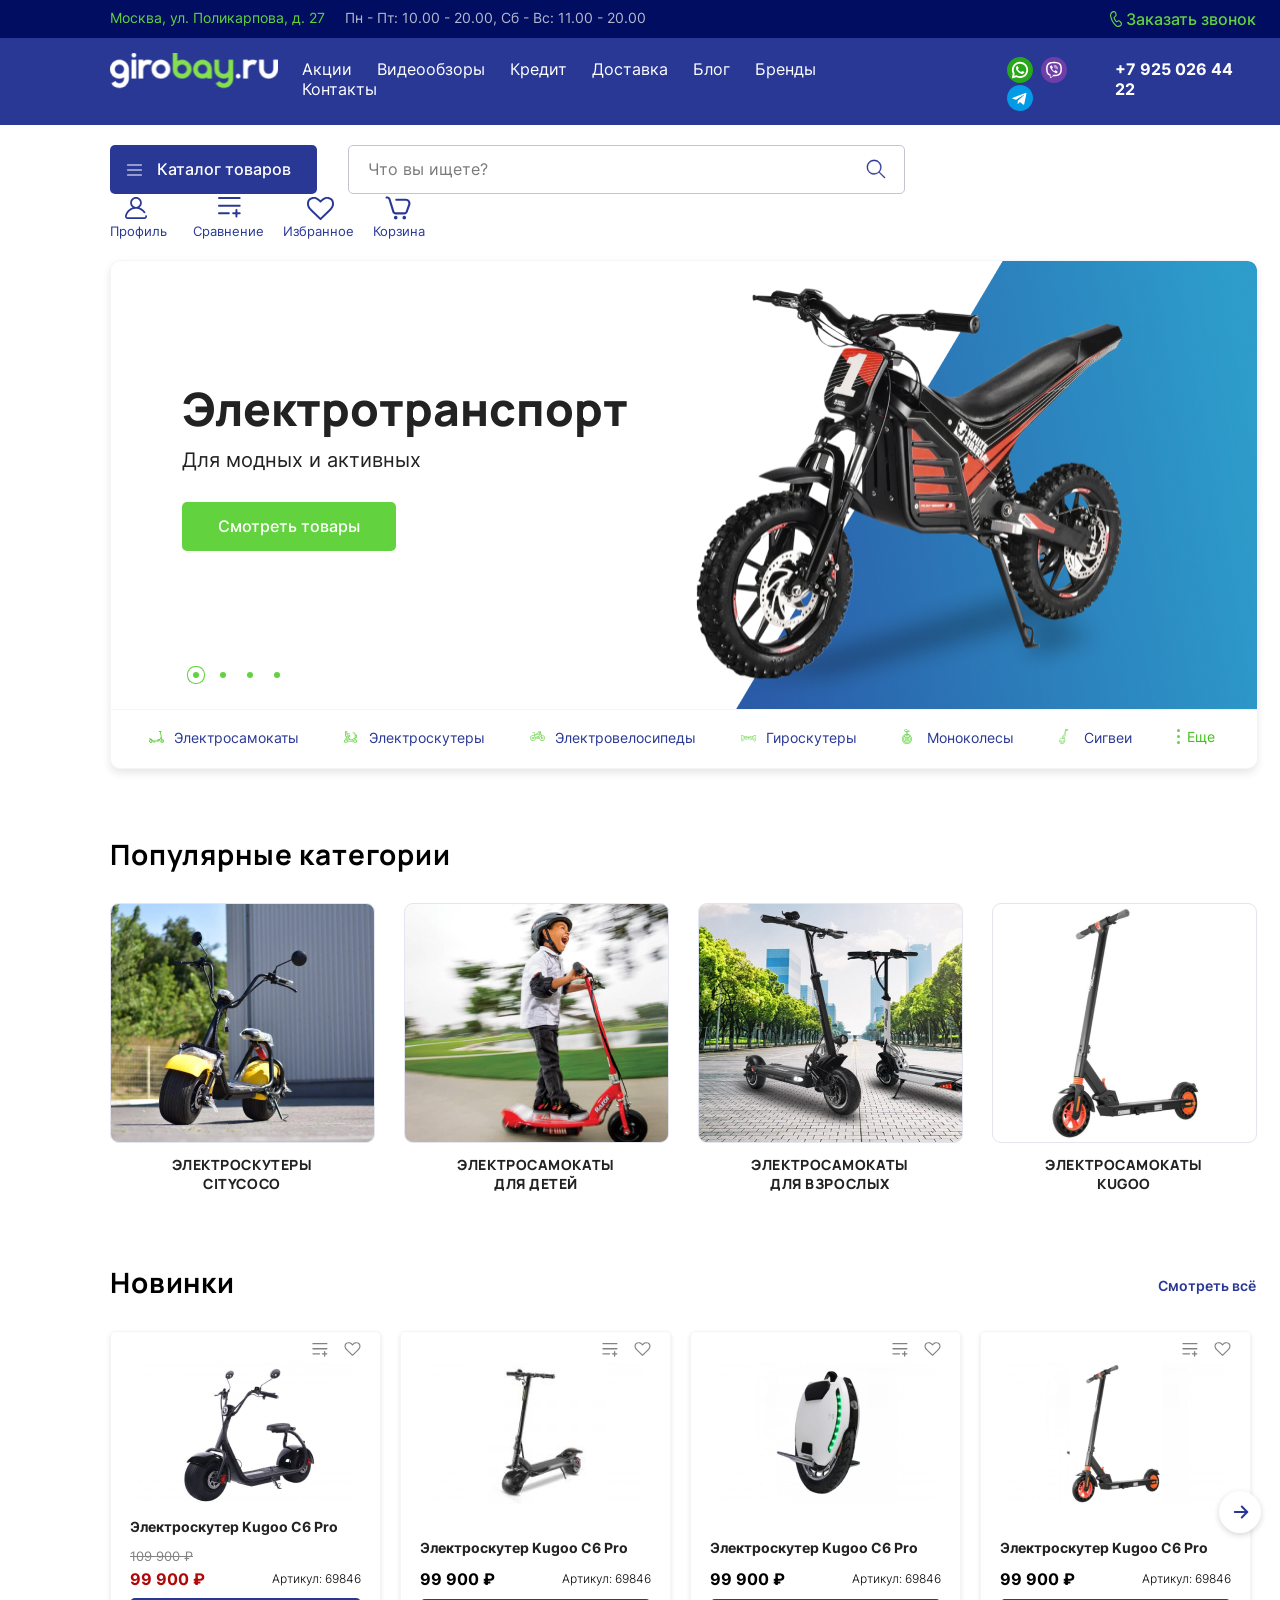
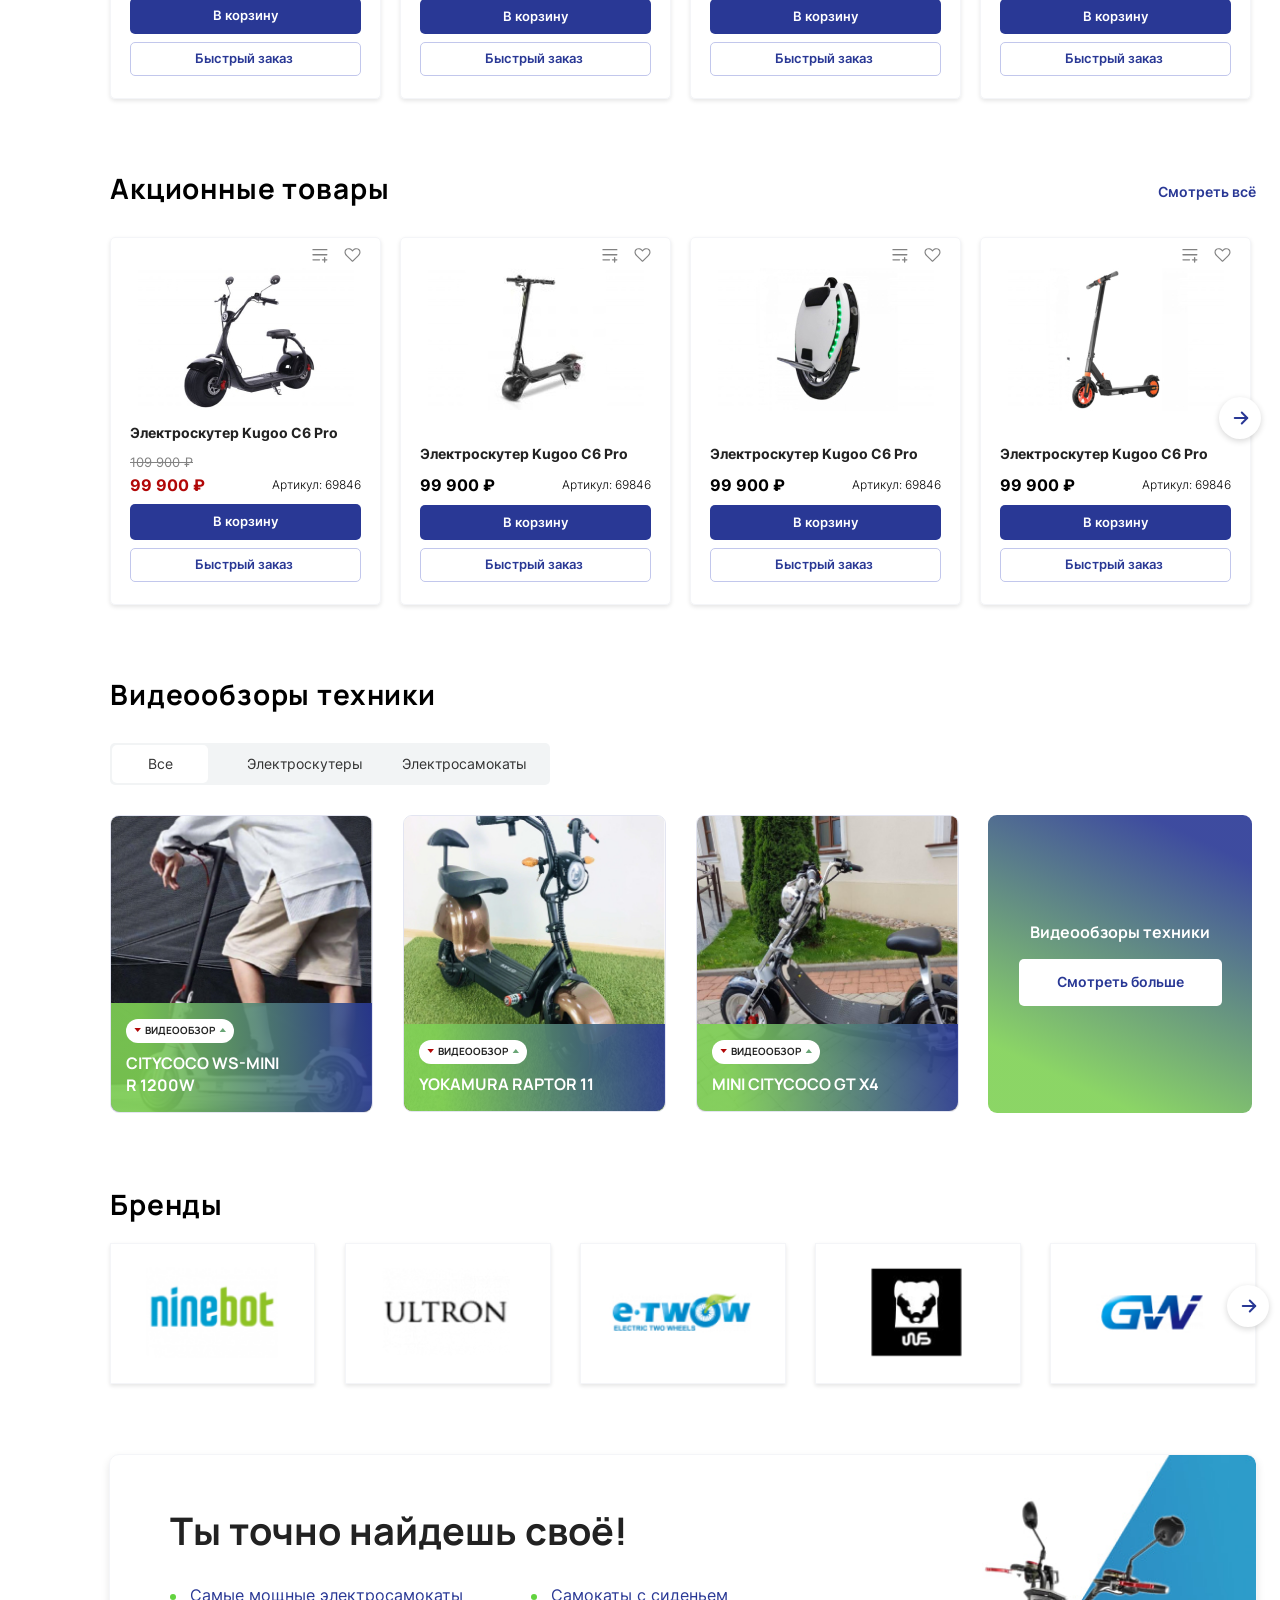
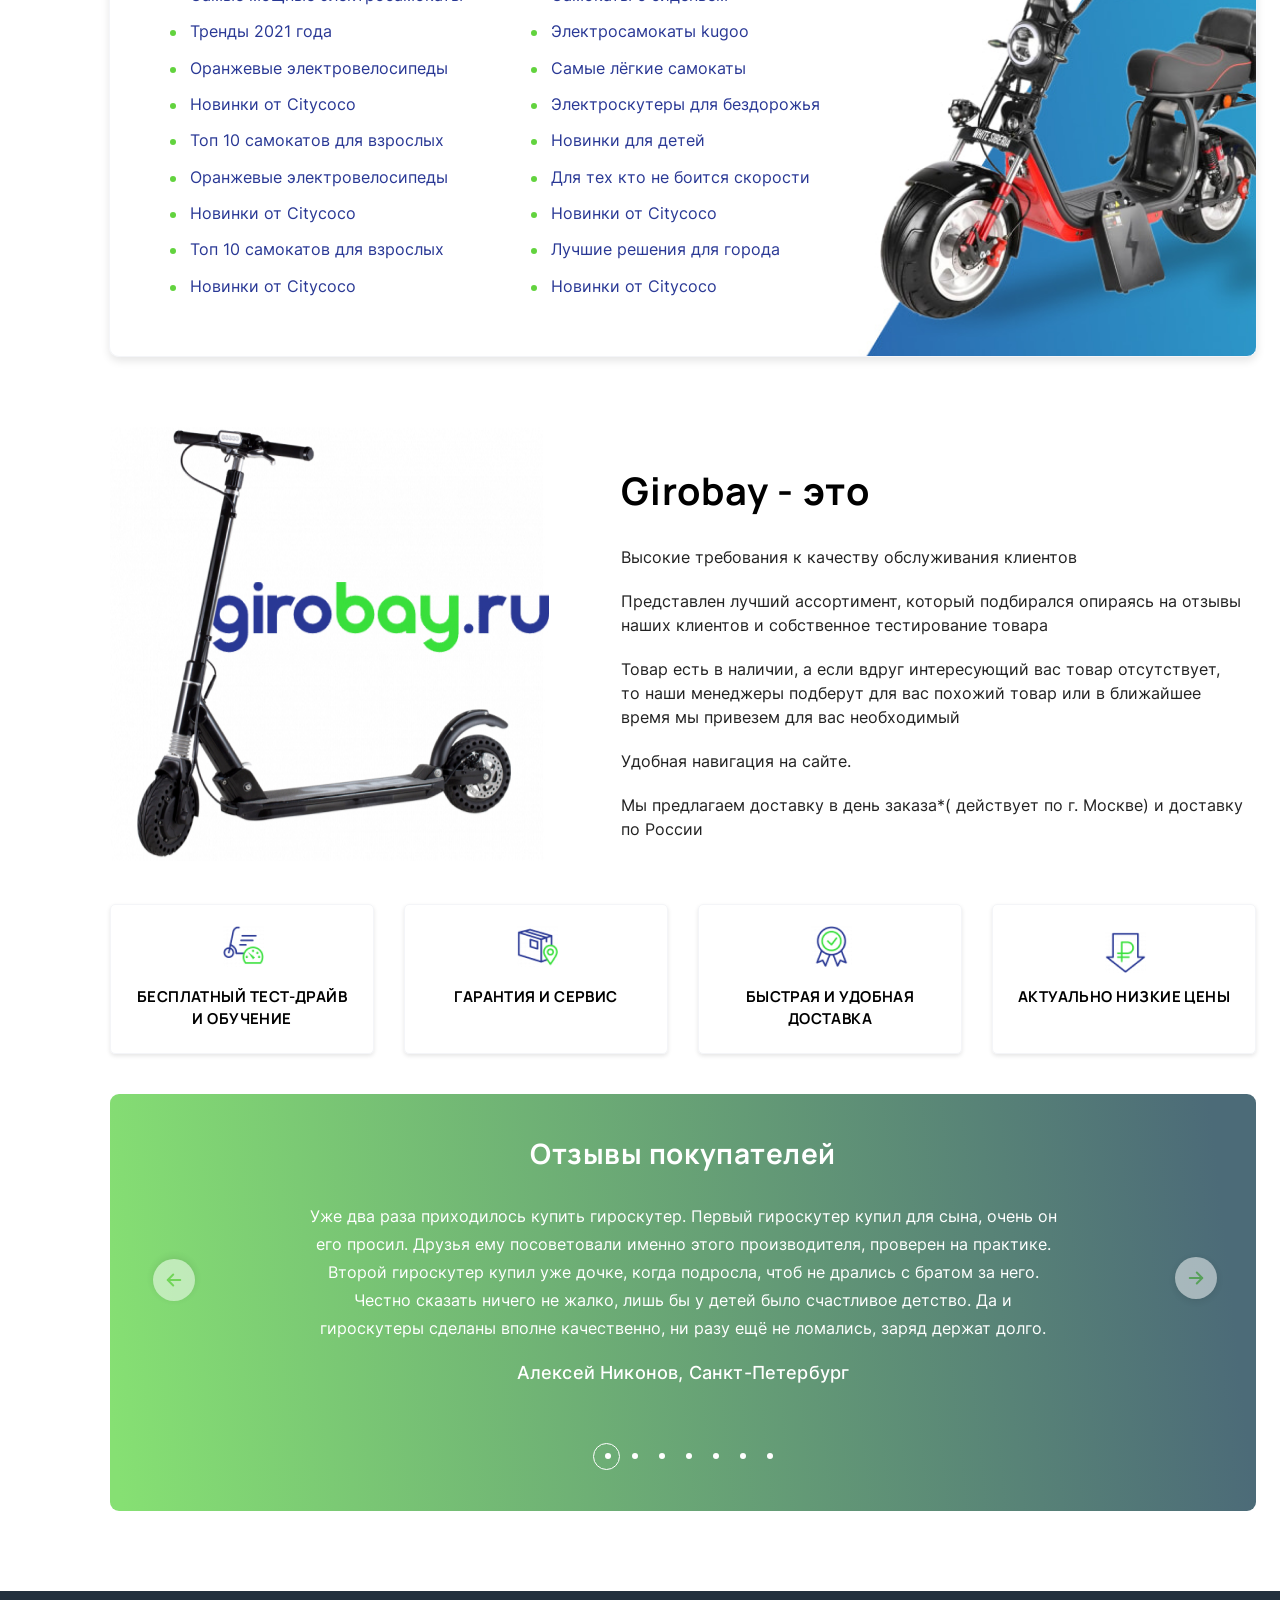
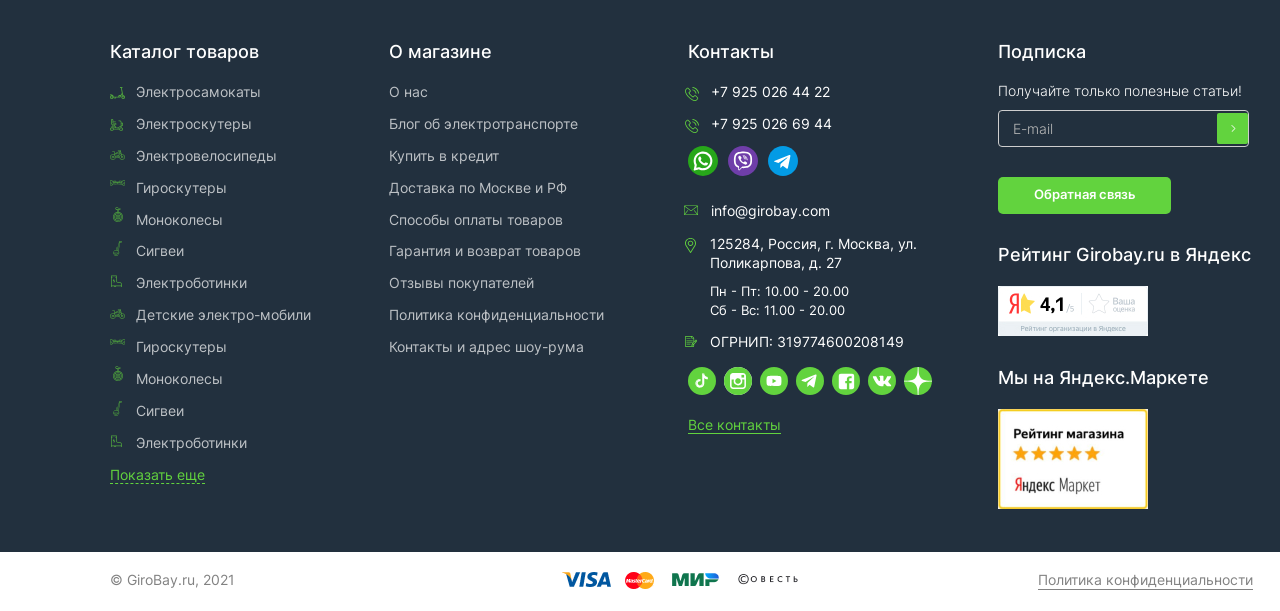
<file: Girobay/index.html>
<!DOCTYPE html>
<html class="page" lang="ru">
<head>
  <meta charset="UTF-8">
  <meta http-equiv="X-UA-Compatible" content="IE=edge">
  <title>Girobay</title>
  <link rel="stylesheet" href="css/style.css">
</head>
<body class="page-body">
  <header class="main-header">
    <div class="header-address-wrapper">
      <address class="header-address container">
        <p class="header-address-street">Москва, ул. Поликарпова, д. 27</p>
        <p class="header-work-time">Пн - Пт: 10.00 - 20.00, Сб - Вс: 11.00 - 20.00</p>
        <a class="header-feedback" href="#">Заказать звонок</a>
        </address>
    </div>
    <div class="header-navigation-wrapper">
      <div class="container header-navigation-grid">
        <a class="main-logo" href="#">
          <img src="images/girobay-logo.png" alt="Логотип магазина Girobay">
        </a>
        <nav class="main-navigation">
          <ul class="navigation-list">
            <li class="navigation-item">
              <a href="#">Акции</a>
            </li>
            <li class="navigation-item">
              <a href="#">Видеообзоры</a>
            </li>
            <li class="navigation-item">
              <a href="#">Кредит</a>
            </li>
            <li class="navigation-item">
              <a href="#">Доставка</a>
            </li>
            <li class="navigation-item">
              <a href="#">Блог</a>
            </li>
            <li class="navigation-item">
              <a href="#">Бренды</a>
            </li>
            <li class="navigation-item">
              <a href="#">Контакты</a>
            </li>
          </ul>
        </nav>
        <ul class="header-messengers-list">
          <li class="header-messengers-item">
            <a href="#">
              <svg width="26" height="26" viewBox="0 0 26 26" fill="none" xmlns="http://www.w3.org/2000/svg">
                <circle cx="13" cy="13" r="12" fill="white"/>
                <path d="M13.004 0C20.2263 0.054964 26.0116 5.79463 26.0004 13.0163C25.9892 20.2614 20.2191 26.0061 12.9846 26C11.2726 26.0056 9.57638 25.6716 7.99435 25.0174C6.41232 24.3631 4.97588 23.4017 3.76823 22.1887C2.56058 20.9757 1.60573 19.5352 0.958974 17.9508C0.312218 16.3664 -0.0135855 14.6694 0.000433948 12.9583C0.0330218 5.73661 5.78579 0.0641246 13.004 0ZM13.0132 4.79815C12.4429 4.8694 11.8634 4.89994 11.3033 5.01801C10.1072 5.27357 8.98438 5.79609 8.01879 6.5465C7.0532 7.2969 6.26983 8.25578 5.72726 9.35143C5.18469 10.4471 4.89696 11.6511 4.88558 12.8736C4.8742 14.0961 5.13947 15.3053 5.66155 16.4108C5.7173 16.5388 5.73497 16.6802 5.71247 16.818C5.46093 18.0954 5.19208 19.3687 4.94054 20.6461C4.85704 21.0705 5.04238 21.2354 5.46908 21.1357C6.69112 20.8476 7.92029 20.5514 9.14947 20.2725C9.3014 20.2396 9.45976 20.2534 9.60366 20.3122C11.3797 21.1001 13.2067 21.2741 15.0866 20.7733C19.2059 19.6761 21.7406 15.6505 20.9666 11.4356C20.266 7.60335 16.8687 4.82156 13.0132 4.79815Z" fill="#27A71A"/>
                <path d="M7.15817 18.8465C7.29158 18.2063 7.39443 17.5997 7.54821 17.0052C7.60769 16.806 7.62582 16.5966 7.60148 16.3901C7.57714 16.1836 7.51084 15.9842 7.40665 15.8042C6.87078 14.8236 6.62961 13.7092 6.71212 12.5949C6.90256 9.61564 9.01771 7.28068 11.8508 6.76158C13.4871 6.44263 15.1832 6.78645 16.5659 7.71739C17.9486 8.64833 18.9047 10.0901 19.2238 11.7256C19.5429 13.3611 19.1989 15.0564 18.2675 16.4384C17.3361 17.8204 15.8936 18.7759 14.2572 19.0949C12.8002 19.4034 11.2807 19.1738 9.98007 18.4486C9.87224 18.3854 9.75242 18.3455 9.62827 18.3313C9.50412 18.3171 9.37837 18.329 9.25907 18.3661C8.64804 18.532 8.02684 18.6643 7.40869 18.8089C7.33231 18.8302 7.26204 18.8302 7.15817 18.8465ZM15.2186 16.8963C16.1504 16.9727 16.7869 16.3782 17.2808 15.5731C17.4987 15.2179 17.3286 14.8118 16.9335 14.6683C16.8378 14.6336 16.74 14.6062 16.6422 14.5777C16.35 14.4942 16.0485 14.4352 15.7664 14.3252C15.2573 14.1217 14.8499 14.1919 14.4792 14.6357C14.1737 15.0021 13.9762 15.0184 13.5688 14.7761C12.654 14.2323 11.8509 13.5197 11.2021 12.6763C10.9516 12.3516 10.9699 12.1623 11.2215 11.8295C11.309 11.7148 11.3956 11.5998 11.4811 11.4844C11.5489 11.3962 11.5912 11.2912 11.6036 11.1807C11.6159 11.0702 11.5979 10.9584 11.5514 10.8574C11.3477 10.3668 11.1298 9.87824 10.9007 9.3968C10.7062 8.98966 10.2815 8.88787 9.93017 9.17592C9.72714 9.35246 9.53942 9.54586 9.36905 9.75406C9.04947 10.1226 8.88265 10.5991 8.90264 11.0864C8.91761 11.742 9.1086 12.3814 9.45561 12.9379C10.3549 14.4166 11.6469 15.617 13.1879 16.4057C13.8114 16.741 14.5107 16.91 15.2186 16.8963Z" fill="#27A71A"/>
                </svg>
            </a>
          </li>
          <li class="header-messengers-item">
            <a href="#">
              <svg width="26" height="26" viewBox="0 0 26 26" fill="none" xmlns="http://www.w3.org/2000/svg">
                <circle cx="13" cy="13" r="12" fill="white"/>
                <path d="M0 12.9847C0 5.82898 5.85033 -0.0219094 13.0066 -0.000552067C14.7134 -0.000552197 16.4034 0.335674 17.9801 0.98892C19.5569 1.64217 20.9895 2.59963 22.1961 3.80662C23.4027 5.01362 24.3597 6.44648 25.0124 8.02338C25.6651 9.60027 26.0007 11.2903 26 12.9969C26.0183 20.1648 20.1436 26.0147 12.9812 25.9995C5.8188 25.9842 0 20.1475 0 12.9847ZM13.029 19.1631L13.0341 19.2261C14.0186 19.1346 15.0052 19.0593 15.9836 18.9464C16.6295 18.8722 17.2693 18.7542 17.8541 18.4308C19.7133 17.3996 20.6847 15.814 20.7874 13.7027C20.8342 12.7325 20.8728 11.7572 20.8281 10.7879C20.785 10.0624 20.6733 9.3425 20.4945 8.63798C20.2656 7.69215 19.6462 6.97414 18.9373 6.33851C18.3494 5.81169 17.6944 5.35912 16.9112 5.22996C15.829 5.053 14.7326 4.93401 13.6372 4.8618C12.8758 4.82266 12.1126 4.84 11.3538 4.91367C10.5789 4.96326 9.80915 5.07515 9.05214 5.24827C7.66889 5.59303 6.67112 6.50123 5.9317 7.68809C5.71808 8.03382 5.56116 8.41149 5.46688 8.8068C5.11352 10.292 5.0138 11.8263 5.17193 13.3447C5.24516 14.0729 5.32144 14.8245 5.55944 15.5089C6.0924 17.0395 7.20815 18.0576 8.69921 18.6617C8.87008 18.7308 8.92907 18.8102 8.92501 18.9902C8.9128 19.4397 8.92501 19.8882 8.9189 20.3377C8.9189 20.6845 9.04197 20.9479 9.36948 21.0903C9.66545 21.2185 9.94007 21.1452 10.2137 20.8635C10.6683 20.3957 11.1291 19.9309 11.5684 19.4499C11.7637 19.2363 11.96 19.1112 12.2672 19.1549C12.5206 19.175 12.7752 19.1777 13.029 19.1631Z" fill="#6F3EA9"/>
                <path d="M9.55439 18.9165C9.55439 18.5016 9.55439 18.0856 9.55439 17.6707C9.55439 17.4957 9.5015 17.4134 9.32452 17.3401C7.93619 16.7706 6.9852 15.8329 6.74924 14.2779C6.50507 12.762 6.50679 11.2167 6.75432 9.70133C6.99843 8.26225 8.163 6.89233 9.4781 6.63808C10.3849 6.46673 11.3025 6.35833 12.2243 6.31365C13.6039 6.24351 14.987 6.3374 16.3445 6.59333C17.2762 6.76724 17.9393 7.33168 18.5363 8.01105C19.0276 8.57346 19.1853 9.25486 19.291 9.96677C19.5308 11.5781 19.4805 13.2193 19.1425 14.8129C19.1359 14.8546 19.1261 14.8957 19.113 14.9359C18.6208 16.1909 17.7491 17.0716 16.433 17.3829C15.2206 17.6676 13.9706 17.7347 12.7237 17.7073C12.628 17.7018 12.5324 17.7184 12.4442 17.7558C12.3561 17.7932 12.2777 17.8504 12.2151 17.9229C11.4543 18.7192 10.6834 19.5064 9.91037 20.2915C9.82847 20.3558 9.73855 20.4091 9.64287 20.4502C9.60218 20.357 9.5738 20.2588 9.55845 20.1583C9.5493 19.7464 9.55439 19.3304 9.55439 18.9165ZM13.6533 14.0481C13.5139 14.0189 13.376 13.9825 13.2403 13.9392C12.1642 13.5212 11.5021 12.7188 11.1136 11.656C11.0739 11.5661 11.0649 11.4657 11.0878 11.3701C11.1108 11.2746 11.1645 11.1892 11.2407 11.1272C11.3353 11.0428 11.437 10.9655 11.5337 10.8831C11.8011 10.6533 11.8917 10.338 11.7015 10.0441C11.376 9.53556 11.02 9.05654 10.6569 8.57956C10.5898 8.48276 10.4873 8.41629 10.3715 8.39459C10.2558 8.37289 10.1361 8.39769 10.0385 8.46362C9.71687 8.66175 9.41984 8.89731 9.15365 9.16536C8.85564 9.48166 8.77529 9.87727 9.00719 10.2841C9.05593 10.3828 9.09773 10.4847 9.13229 10.5892C10.2063 13.2873 12.1439 15.0935 14.8362 16.1309C15.2206 16.2794 15.5613 16.254 15.8482 15.9956C16.1229 15.749 16.3643 15.4677 16.5662 15.1586C16.7697 14.8434 16.7117 14.6156 16.4116 14.3847C15.9838 14.0545 15.5451 13.7372 15.0955 13.4328C14.7823 13.2212 14.4659 13.2822 14.2106 13.568C14.1417 13.6639 14.0659 13.7546 13.9838 13.8396C13.8795 13.9176 13.7689 13.987 13.6533 14.047V14.0481ZM13.1244 7.94596C13.0654 7.94596 13.0064 7.94596 12.9464 7.94596C12.7786 7.94596 12.6362 8.02122 12.6565 8.18394C12.6677 8.27547 12.8142 8.37921 12.923 8.42091C13.0612 8.46037 13.2045 8.47921 13.3481 8.47684C14.7182 8.57855 15.9519 9.60268 16.2855 10.9431C16.3801 11.3255 16.3974 11.7282 16.4442 12.1218C16.4645 12.2907 16.5235 12.4351 16.7127 12.4269C16.9019 12.4188 16.9476 12.2835 16.9334 12.1218C16.9171 11.9184 16.8998 11.715 16.8836 11.5116C16.7977 10.5614 16.368 9.67521 15.6752 9.01928C14.9823 8.36335 14.0739 7.98279 13.1203 7.94901L13.1244 7.94596ZM15.9163 11.5787H15.9275C15.9061 11.4282 15.8878 11.2736 15.8614 11.1282C15.7479 10.537 15.4372 10.0018 14.9802 9.61003C14.5231 9.21823 13.9467 8.99299 13.3451 8.97111C13.2316 8.96641 13.1206 9.00535 13.0349 9.07993C12.9016 9.22944 13.0349 9.42267 13.2739 9.45114C13.8414 9.51827 14.3652 9.67794 14.7853 10.0919C14.991 10.2944 15.1538 10.5362 15.2639 10.8031C15.374 11.0699 15.4292 11.3562 15.4261 11.6448C15.4261 11.8259 15.4474 12.0191 15.6681 12.0201C15.9092 12.0201 15.9244 11.8167 15.9163 11.6306C15.9153 11.6154 15.9163 11.594 15.9163 11.5818V11.5787ZM13.6411 10.0319C13.4783 10.0136 13.3207 10.0319 13.2953 10.2281C13.2698 10.4244 13.4234 10.4966 13.6004 10.519C13.6167 10.519 13.634 10.519 13.6502 10.519C13.8204 10.5259 13.9835 10.5885 14.1147 10.697C14.2459 10.8056 14.3378 10.9542 14.3764 11.1201C14.411 11.2411 14.4029 11.3804 14.4629 11.4842C14.4888 11.5314 14.5252 11.5721 14.5693 11.6031C14.6134 11.6341 14.6639 11.6546 14.7172 11.6632C14.7863 11.6632 14.8941 11.5137 14.9002 11.4242C14.914 11.249 14.8918 11.0728 14.8351 10.9065C14.7784 10.7402 14.6884 10.5872 14.5705 10.4568C14.4527 10.3265 14.3094 10.2216 14.1496 10.1485C13.9898 10.0754 13.8168 10.0358 13.6411 10.0319Z" fill="#6F3EA9"/>
                </svg>
            </a>
          </li>
          <li class="header-messengers-item">
            <a href="#">
              <svg width="26" height="26" viewBox="0 0 26 26" fill="none" xmlns="http://www.w3.org/2000/svg">
                <path d="M13 26C20.1797 26 26 20.1797 26 13C26 5.8203 20.1797 0 13 0C5.8203 0 0 5.8203 0 13C0 20.1797 5.8203 26 13 26Z" fill="#039BE5"/>
                <path d="M5.94814 12.7183L18.4823 7.88556C19.064 7.6754 19.5721 8.02748 19.3836 8.90715L19.3847 8.90606L17.2505 18.9605C17.0924 19.6733 16.6688 19.8466 16.0762 19.5108L12.8262 17.1156L11.2586 18.6257C11.0853 18.7991 10.9391 18.9453 10.6032 18.9453L10.834 15.6379L16.8573 10.1963C17.1195 9.96556 16.7988 9.83556 16.4532 10.0652L9.00963 14.7517L5.8008 13.7507C5.10422 13.5297 5.08905 13.0541 5.94814 12.7183Z" fill="white"/>
                </svg>
            </a>
          </li>
        </ul>
        <a class="header-telephone-number" href="tel:+79250264422">+7 925 026 44 22</a>
      </div>
    </div>
    <div class="header-third-stage-grid container">
    <a class="catalog-link" href="catalog.html">Каталог товаров</a>
    <form class="header-search-form" action="https://echo.htmlacademy.ru/" method="get">
      <label>
        <span class="visually-hidden">Поиск</span>
        <input class="header-search" type="search" name="search" placeholder="Что вы ищете?">
      </label>
      <button class="search-button" type="submit" aria-label="Найти"></button>
    </form>
    <ul class="user-navigation">
      <li class="user-item user-profile">
        <a href="#">Профиль</a>
      </li>
      <li class="user-item user-comparison">
        <a href="#">Сравнение</a>
      </li>
      <li class="user-item user-favorites">
        <a href="#">Избранное</a>
      </li>
      <li class="user-item user-basket">
        <a href="#">Корзина</a>
      </li>
    </ul>
    </div>
  </header>
  <main>
    <h1 class="visually-hidden">Сайт магазина Girobay</h1>
    <section class="main-preview container">
      <h2 class="visually-hidden">У нас вы найдете</h2>
      <div class="main-preview-slider-wrapper">
        <div class="main-preview-slide-content first-slide">
          <p class="slide-title">Электротранспорт</p>
          <p class="slide-text">Для модных и активных</p>
          <a class="slide-button" href="#">Смотреть товары</a>
        </div>
        <div class="slider-controls">
          <button class="current" type="button" aria-label="Первый слайд"></button>
          <button type="button" aria-label="Второй слайд"></button>
          <button type="button" aria-label="Третий слайд"></button>
          <button type="button" aria-label="Четвертый слайд"></button>
        </div>
      </div>
      <div class="main-preview-categories-wrapper">
        <ul class="preview-categories-list">
          <li class="preview-categories-item">
            <a class="electro-kick-scooters" href="#">Электросамокаты</a>
          </li>
          <li class="preview-categories-item">
            <a class="electro-scooters" href="#">Электроскутеры</a>
          </li>
          <li class="preview-categories-item">
            <a class="electro-bikes" href="#">Электровелосипеды</a>
          </li>
          <li class="preview-categories-item">
            <a class="gyroscooters" href="#">Гироскутеры</a>
          </li>
          <li class="preview-categories-item">
            <a class="monocolous" href="#">Моноколесы</a>
          </li>
          <li class="preview-categories-item">
            <a class="segways" href="#">Сигвеи</a>
          </li>
        </ul>
          <a class="preview-categories-more" href="#">Еще</a>
      </div>
    </section>
    <section class="popular-categories container">
      <h2 class="pages-headers popular-categories-header">Популярные категории</h2>
      <ul class="popular-categories-list">
        <li class="popular-categories-item">
          <a class="popular-electro-scooter-citycoco" href="#">Электроскутеры<br> Citycoco</a>
        </li>
        <li class="popular-categories-item">
          <a class="popular-for-kids" href="#">Электросамокаты<br> для детей</a>
        </li>
        <li class="popular-categories-item">
          <a class="popular-kick-scooters" href="#">Электросамокаты<br> для взрослых</a>
        </li>
        <li class="popular-categories-item">
          <a class="popular-kick-scooters-kugoo" href="#">Электросамокаты<br> kugoo</a>
        </li>
      </ul>
    </section>
    <section class="new container">
      <div class="new-head">
        <h2 class="pages-headers">Новинки</h2>
        <a class="view-all" href="#">Смотреть всё</a>
      </div>
      <ul class="new-list">
        <li class="new-item product-item product-item-sale">
          <img class="product-card-menu-container" src="images/products/electro-scooter.jpg" width="216" height="143" alt="Изображение Электроскутера Kugoo C6 Pro">
          <div class="product-card-menu product-card-menu-container">
            <h3 class="product-name">
              <a href="#">Электроскутер Kugoo C6 Pro</a>
            </h3>
            <div class="product-price-article-wrapper">
              <div class="new-old-price-wrapper">
                <p class="old-price"><s>109 900 ₽</s></p>
                <p class="price new-price">99 900 ₽</p>
              </div>
              <p class="product-article">Артикул: 69846</p>
            </div>
            <a class="to-basket-button" href="#" aria-label="Добавить Электроскутер Kugoo C6 Pro в корзину">В корзину</a>
            <a class="fast-button" href="#" aria-label="Заказать Электроскутер Kugoo C6 Pro быстро">Быстрый заказ</a>
          </div>
          <div class="product-card-buttons">
            <button class="to-comparison-button" type="button" aria-label="Добавить к сравнению"></button>
            <button class="to-favorites-button" type="button" aria-label="Добавить в избранное"></button>
          </div>
          <dl class="product-sublist product-characteristics-list">
            <div class="product-card-menu-container">
              <div class="product-sublist-item">
                <dt class="product-characteristic-item product-characteristic-power">Мощность</dt>
                <dd class="product-characteristic-description">00</dd>
              </div>
              <div class="product-sublist-item">
                <dt class="product-characteristic-item product-characteristic-mileage">Пробег</dt>
                <dd class="product-characteristic-description">00</dd>
              </div>
              <div class="product-sublist-item">
                <dt class="product-characteristic-item product-characteristic-speed">Скорость</dt>
                <dd class="product-characteristic-description">00</dd>
              </div>
              <div class="product-sublist-item">
                <dt class="product-characteristic-item product-characteristic-capacity">Ёмкость</dt>
                <dd class="product-characteristic-description">00</dd>
              </div>
              <div class="product-sublist-item">
                <dt class="product-characteristic-item product-characteristic-load">Нагрузка</dt>
                <dd class="product-characteristic-description">00</dd>
              </div>
              <div class="product-sublist-item">
                <dt class="product-characteristic-item product-characteristic-diameter">Диаметр</dt>
                <dd class="product-characteristic-description">00</dd>
              </div>
              <div class="product-sublist-item">
                <dt class="product-characteristic-item product-characteristic-weight">Масса</dt>
                <dd class="product-characteristic-description">00</dd>
              </div>
              <div class="product-sublist-item">
                <dt class="product-characteristic-item product-characteristic-time">Время зарядки</dt>
                <dd class="product-characteristic-description">00</dd>
              </div>
            </div>
          </dl>
        </li>
        <li class="new-item product-item">
            <img class="product-card-menu-container" src="images/products/electro-kick-scooter.jpg" width="216" height="143" alt="Изображение Электроскутера Kugoo C6 Pro">
            <div class="product-card-menu product-card-menu-container">
              <h3 class="product-name">
                <a href="#">Электроскутер Kugoo C6 Pro</a>
              </h3>
              <div class="product-price-article-wrapper">
                <p class="price">99 900 ₽</p>
                <p class="product-article">Артикул: 69846</p>
              </div>
              <a class="to-basket-button" href="#" aria-label="Добавить Электроскутер Kugoo C6 Pro в корзину">В корзину</a>
              <a class="fast-button" href="#" aria-label="Заказать Электроскутер Kugoo C6 Pro быстро">Быстрый заказ</a>
            </div>
            <div class="product-card-buttons">
              <button class="to-comparison-button" type="button" aria-label="Добавить к сравнению"></button>
              <button class="to-favorites-button" type="button" aria-label="Добавить в избранное"></button>
            </div>
            <dl class="product-sublist product-characteristics-list">
              <div class="product-card-menu-container">
                <div class="product-sublist-item">
                  <dt class="product-characteristic-item product-characteristic-power">Мощность</dt>
                  <dd class="product-characteristic-description">00</dd>
                </div>
                <div class="product-sublist-item">
                  <dt class="product-characteristic-item product-characteristic-mileage">Пробег</dt>
                  <dd class="product-characteristic-description">00</dd>
                </div>
                <div class="product-sublist-item">
                  <dt class="product-characteristic-item product-characteristic-speed">Скорость</dt>
                  <dd class="product-characteristic-description">00</dd>
                </div>
                <div class="product-sublist-item">
                  <dt class="product-characteristic-item product-characteristic-capacity">Ёмкость</dt>
                  <dd class="product-characteristic-description">00</dd>
                </div>
                <div class="product-sublist-item">
                  <dt class="product-characteristic-item product-characteristic-load">Нагрузка</dt>
                  <dd class="product-characteristic-description">00</dd>
                </div>
                <div class="product-sublist-item">
                  <dt class="product-characteristic-item product-characteristic-diameter">Диаметр</dt>
                  <dd class="product-characteristic-description">00</dd>
                </div>
                <div class="product-sublist-item">
                  <dt class="product-characteristic-item product-characteristic-weight">Масса</dt>
                  <dd class="product-characteristic-description">00</dd>
                </div>
                <div class="product-sublist-item">
                  <dt class="product-characteristic-item product-characteristic-time">Время зарядки</dt>
                  <dd class="product-characteristic-description">00</dd>
                </div>
              </div>
            </dl>
        </li>
        <li class="new-item product-item">
          <img class="product-card-menu-container" src="images/products/electro-monocolou.jpg" width="216" height="143" alt="Изображение Электроскутера Kugoo C6 Pro">
          <div class="product-card-menu product-card-menu-container">
            <h3 class="product-name">
              <a href="#">Электроскутер Kugoo C6 Pro</a>
            </h3>
            <div class="product-price-article-wrapper">
              <p class="price">99 900 ₽</p>
              <p class="product-article">Артикул: 69846</p>
            </div>
            <a class="to-basket-button" href="#" aria-label="Добавить Электроскутер Kugoo C6 Pro в корзину">В корзину</a>
            <a class="fast-button" href="#" aria-label="Заказать Электроскутер Kugoo C6 Pro быстро">Быстрый заказ</a>
          </div>
          <div class="product-card-buttons">
            <button class="to-comparison-button" type="button" aria-label="Добавить к сравнению"></button>
            <button class="to-favorites-button" type="button" aria-label="Добавить в избранное"></button>
          </div>
          <dl class="product-sublist product-characteristics-list">
            <div class="product-card-menu-container">
              <div class="product-sublist-item">
                <dt class="product-characteristic-item product-characteristic-power">Мощность</dt>
                <dd class="product-characteristic-description">00</dd>
              </div>
              <div class="product-sublist-item">
                <dt class="product-characteristic-item product-characteristic-mileage">Пробег</dt>
                <dd class="product-characteristic-description">00</dd>
              </div>
              <div class="product-sublist-item">
                <dt class="product-characteristic-item product-characteristic-speed">Скорость</dt>
                <dd class="product-characteristic-description">00</dd>
              </div>
              <div class="product-sublist-item">
                <dt class="product-characteristic-item product-characteristic-capacity">Ёмкость</dt>
                <dd class="product-characteristic-description">00</dd>
              </div>
              <div class="product-sublist-item">
                <dt class="product-characteristic-item product-characteristic-load">Нагрузка</dt>
                <dd class="product-characteristic-description">00</dd>
              </div>
              <div class="product-sublist-item">
                <dt class="product-characteristic-item product-characteristic-diameter">Диаметр</dt>
                <dd class="product-characteristic-description">00</dd>
              </div>
              <div class="product-sublist-item">
                <dt class="product-characteristic-item product-characteristic-weight">Масса</dt>
                <dd class="product-characteristic-description">00</dd>
              </div>
              <div class="product-sublist-item">
                <dt class="product-characteristic-item product-characteristic-time">Время зарядки</dt>
                <dd class="product-characteristic-description">00</dd>
              </div>
            </div>
          </dl>
        </li>
        <li class="new-item product-item">
          <img class="product-card-menu-container" src="images/products/kick-scooter.jpg" width="216" height="143" alt="Изображение Электроскутера Kugoo C6 Pro">
          <div class="product-card-menu product-card-menu-container">
            <h3 class="product-name">
              <a href="#">Электроскутер Kugoo C6 Pro</a>
            </h3>
            <div class="product-price-article-wrapper">
              <p class="price">99 900 ₽</p>
              <p class="product-article">Артикул: 69846</p>
            </div>
            <a class="to-basket-button" href="#" aria-label="Добавить Электроскутер Kugoo C6 Pro в корзину">В корзину</a>
            <a class="fast-button" href="#" aria-label="Заказать Электроскутер Kugoo C6 Pro быстро">Быстрый заказ</a>
          </div>
          <div class="product-card-buttons">
            <button class="to-comparison-button" type="button" aria-label="Добавить к сравнению"></button>
            <button class="to-favorites-button" type="button" aria-label="Добавить в избранное"></button>
          </div>
          <dl class="product-sublist product-characteristics-list">
            <div class="product-card-menu-container">
              <div class="product-sublist-item">
                <dt class="product-characteristic-item product-characteristic-power">Мощность</dt>
                <dd class="product-characteristic-description">00</dd>
              </div>
              <div class="product-sublist-item">
                <dt class="product-characteristic-item product-characteristic-mileage">Пробег</dt>
                <dd class="product-characteristic-description">00</dd>
              </div>
              <div class="product-sublist-item">
                <dt class="product-characteristic-item product-characteristic-speed">Скорость</dt>
                <dd class="product-characteristic-description">00</dd>
              </div>
              <div class="product-sublist-item">
                <dt class="product-characteristic-item product-characteristic-capacity">Ёмкость</dt>
                <dd class="product-characteristic-description">00</dd>
              </div>
              <div class="product-sublist-item">
                <dt class="product-characteristic-item product-characteristic-load">Нагрузка</dt>
                <dd class="product-characteristic-description">00</dd>
              </div>
              <div class="product-sublist-item">
                <dt class="product-characteristic-item product-characteristic-diameter">Диаметр</dt>
                <dd class="product-characteristic-description">00</dd>
              </div>
              <div class="product-sublist-item">
                <dt class="product-characteristic-item product-characteristic-weight">Масса</dt>
                <dd class="product-characteristic-description">00</dd>
              </div>
              <div class="product-sublist-item">
                <dt class="product-characteristic-item product-characteristic-time">Время зарядки</dt>
                <dd class="product-characteristic-description">00</dd>
              </div>
            </div>
          </dl>
        </li>
      </ul>
      <div class="next-products-wrapper">
        <button class="next-products" type="button" aria-label="Следующие товары"></button>
      </div>
    </section>
    <section class="stoks container">
      <div class="stoks-head">
        <h2 class="pages-headers">Акционные товары</h2>
        <a class="view-all" href="#">Смотреть всё</a>
      </div>
      <ul class="stoks-list">
        <li class="new-item product-item product-item-sale">
          <img class="product-card-menu-container" src="images/products/electro-scooter.jpg" width="216" height="143" alt="Изображение Электроскутера Kugoo C6 Pro">
          <div class="product-card-menu product-card-menu-container">
            <h3 class="product-name">
              <a href="#">Электроскутер Kugoo C6 Pro</a>
            </h3>
            <div class="product-price-article-wrapper">
              <div class="new-old-price-wrapper">
                <p class="old-price"><s>109 900 ₽</s></p>
                <p class="price new-price">99 900 ₽</p>
              </div>
              <p class="product-article">Артикул: 69846</p>
            </div>
            <a class="to-basket-button" href="#" aria-label="Добавить Электроскутер Kugoo C6 Pro в корзину">В корзину</a>
            <a class="fast-button" href="#" aria-label="Заказать Электроскутер Kugoo C6 Pro быстро">Быстрый заказ</a>
          </div>
          <div class="product-card-buttons">
            <button class="to-comparison-button" type="button" aria-label="Добавить к сравнению"></button>
            <button class="to-favorites-button" type="button" aria-label="Добавить в избранное"></button>
          </div>
          <dl class="product-sublist product-characteristics-list">
            <div class="product-card-menu-container">
              <div class="product-sublist-item">
                <dt class="product-characteristic-item product-characteristic-power">Мощность</dt>
                <dd class="product-characteristic-description">00</dd>
              </div>
              <div class="product-sublist-item">
                <dt class="product-characteristic-item product-characteristic-mileage">Пробег</dt>
                <dd class="product-characteristic-description">00</dd>
              </div>
              <div class="product-sublist-item">
                <dt class="product-characteristic-item product-characteristic-speed">Скорость</dt>
                <dd class="product-characteristic-description">00</dd>
              </div>
              <div class="product-sublist-item">
                <dt class="product-characteristic-item product-characteristic-capacity">Ёмкость</dt>
                <dd class="product-characteristic-description">00</dd>
              </div>
              <div class="product-sublist-item">
                <dt class="product-characteristic-item product-characteristic-load">Нагрузка</dt>
                <dd class="product-characteristic-description">00</dd>
              </div>
              <div class="product-sublist-item">
                <dt class="product-characteristic-item product-characteristic-diameter">Диаметр</dt>
                <dd class="product-characteristic-description">00</dd>
              </div>
              <div class="product-sublist-item">
                <dt class="product-characteristic-item product-characteristic-weight">Масса</dt>
                <dd class="product-characteristic-description">00</dd>
              </div>
              <div class="product-sublist-item">
                <dt class="product-characteristic-item product-characteristic-time">Время зарядки</dt>
                <dd class="product-characteristic-description">00</dd>
              </div>
            </div>
          </dl>
        </li>
        <li class="stoks-item product-item">
            <img class="product-card-menu-container" src="images/products/electro-kick-scooter.jpg" width="216" height="143" alt="Изображение Электроскутера Kugoo C6 Pro">
            <div class="product-card-menu product-card-menu-container">
              <h3 class="product-name">
                <a href="#">Электроскутер Kugoo C6 Pro</a>
              </h3>
              <div class="product-price-article-wrapper">
                <p class="price">99 900 ₽</p>
                <p class="product-article">Артикул: 69846</p>
              </div>
              <a class="to-basket-button" href="#" aria-label="Добавить Электроскутер Kugoo C6 Pro в корзину">В корзину</a>
              <a class="fast-button" href="#" aria-label="Заказать Электроскутер Kugoo C6 Pro быстро">Быстрый заказ</a>
            </div>
            <div class="product-card-buttons">
              <button class="to-comparison-button" type="button" aria-label="Добавить к сравнению"></button>
              <button class="to-favorites-button" type="button" aria-label="Добавить в избранное"></button>
            </div>
            <dl class="product-sublist product-characteristics-list">
              <div class="product-card-menu-container">
                <div class="product-sublist-item">
                  <dt class="product-characteristic-item product-characteristic-power">Мощность</dt>
                  <dd class="product-characteristic-description">00</dd>
                </div>
                <div class="product-sublist-item">
                  <dt class="product-characteristic-item product-characteristic-mileage">Пробег</dt>
                  <dd class="product-characteristic-description">00</dd>
                </div>
                <div class="product-sublist-item">
                  <dt class="product-characteristic-item product-characteristic-speed">Скорость</dt>
                  <dd class="product-characteristic-description">00</dd>
                </div>
                <div class="product-sublist-item">
                  <dt class="product-characteristic-item product-characteristic-capacity">Ёмкость</dt>
                  <dd class="product-characteristic-description">00</dd>
                </div>
                <div class="product-sublist-item">
                  <dt class="product-characteristic-item product-characteristic-load">Нагрузка</dt>
                  <dd class="product-characteristic-description">00</dd>
                </div>
                <div class="product-sublist-item">
                  <dt class="product-characteristic-item product-characteristic-diameter">Диаметр</dt>
                  <dd class="product-characteristic-description">00</dd>
                </div>
                <div class="product-sublist-item">
                  <dt class="product-characteristic-item product-characteristic-weight">Масса</dt>
                  <dd class="product-characteristic-description">00</dd>
                </div>
                <div class="product-sublist-item">
                  <dt class="product-characteristic-item product-characteristic-time">Время зарядки</dt>
                  <dd class="product-characteristic-description">00</dd>
                </div>
              </div>
            </dl>
        </li>
        <li class="stoks-item product-item">
          <img class="product-card-menu-container" src="images/products/electro-monocolou.jpg" width="216" height="143" alt="Изображение Электроскутера Kugoo C6 Pro">
          <div class="product-card-menu product-card-menu-container">
            <h3 class="product-name">
              <a href="#">Электроскутер Kugoo C6 Pro</a>
            </h3>
            <div class="product-price-article-wrapper">
              <p class="price">99 900 ₽</p>
              <p class="product-article">Артикул: 69846</p>
            </div>
            <a class="to-basket-button" href="#" aria-label="Добавить Электроскутер Kugoo C6 Pro в корзину">В корзину</a>
            <a class="fast-button" href="#" aria-label="Заказать Электроскутер Kugoo C6 Pro быстро">Быстрый заказ</a>
          </div>
          <div class="product-card-buttons">
            <button class="to-comparison-button" type="button" aria-label="Добавить к сравнению"></button>
            <button class="to-favorites-button" type="button" aria-label="Добавить в избранное"></button>
          </div>
          <dl class="product-sublist product-characteristics-list">
            <div class="product-card-menu-container">
              <div class="product-sublist-item">
                <dt class="product-characteristic-item product-characteristic-power">Мощность</dt>
                <dd class="product-characteristic-description">00</dd>
              </div>
              <div class="product-sublist-item">
                <dt class="product-characteristic-item product-characteristic-mileage">Пробег</dt>
                <dd class="product-characteristic-description">00</dd>
              </div>
              <div class="product-sublist-item">
                <dt class="product-characteristic-item product-characteristic-speed">Скорость</dt>
                <dd class="product-characteristic-description">00</dd>
              </div>
              <div class="product-sublist-item">
                <dt class="product-characteristic-item product-characteristic-capacity">Ёмкость</dt>
                <dd class="product-characteristic-description">00</dd>
              </div>
              <div class="product-sublist-item">
                <dt class="product-characteristic-item product-characteristic-load">Нагрузка</dt>
                <dd class="product-characteristic-description">00</dd>
              </div>
              <div class="product-sublist-item">
                <dt class="product-characteristic-item product-characteristic-diameter">Диаметр</dt>
                <dd class="product-characteristic-description">00</dd>
              </div>
              <div class="product-sublist-item">
                <dt class="product-characteristic-item product-characteristic-weight">Масса</dt>
                <dd class="product-characteristic-description">00</dd>
              </div>
              <div class="product-sublist-item">
                <dt class="product-characteristic-item product-characteristic-time">Время зарядки</dt>
                <dd class="product-characteristic-description">00</dd>
              </div>
            </div>
          </dl>
        </li>
        <li class="stoks-item product-item">
          <img class="product-card-menu-container" src="images/products/kick-scooter.jpg" width="216" height="143" alt="Изображение Электроскутера Kugoo C6 Pro">
          <div class="product-card-menu product-card-menu-container">
            <h3 class="product-name">
              <a href="#">Электроскутер Kugoo C6 Pro</a>
            </h3>
            <div class="product-price-article-wrapper">
              <p class="price">99 900 ₽</p>
              <p class="product-article">Артикул: 69846</p>
            </div>
            <a class="to-basket-button" href="#" aria-label="Добавить Электроскутер Kugoo C6 Pro в корзину">В корзину</a>
            <a class="fast-button" href="#" aria-label="Заказать Электроскутер Kugoo C6 Pro быстро">Быстрый заказ</a>
          </div>
          <div class="product-card-buttons">
            <button class="to-comparison-button" type="button" aria-label="Добавить к сравнению"></button>
            <button class="to-favorites-button" type="button" aria-label="Добавить в избранное"></button>
          </div>
          <dl class="product-sublist product-characteristics-list">
            <div class="product-card-menu-container">
              <div class="product-sublist-item">
                <dt class="product-characteristic-item product-characteristic-power">Мощность</dt>
                <dd class="product-characteristic-description">00</dd>
              </div>
              <div class="product-sublist-item">
                <dt class="product-characteristic-item product-characteristic-mileage">Пробег</dt>
                <dd class="product-characteristic-description">00</dd>
              </div>
              <div class="product-sublist-item">
                <dt class="product-characteristic-item product-characteristic-speed">Скорость</dt>
                <dd class="product-characteristic-description">00</dd>
              </div>
              <div class="product-sublist-item">
                <dt class="product-characteristic-item product-characteristic-capacity">Ёмкость</dt>
                <dd class="product-characteristic-description">00</dd>
              </div>
              <div class="product-sublist-item">
                <dt class="product-characteristic-item product-characteristic-load">Нагрузка</dt>
                <dd class="product-characteristic-description">00</dd>
              </div>
              <div class="product-sublist-item">
                <dt class="product-characteristic-item product-characteristic-diameter">Диаметр</dt>
                <dd class="product-characteristic-description">00</dd>
              </div>
              <div class="product-sublist-item">
                <dt class="product-characteristic-item product-characteristic-weight">Масса</dt>
                <dd class="product-characteristic-description">00</dd>
              </div>
              <div class="product-sublist-item">
                <dt class="product-characteristic-item product-characteristic-time">Время зарядки</dt>
                <dd class="product-characteristic-description">00</dd>
              </div>
            </div>
          </dl>
        </li>
      </ul>
      <div class="next-products-wrapper">
        <button class="next-products" type="button" aria-label="Следующие товары"></button>
      </div>
    </section>
    <section class="video-reviews container">
      <h2 class="pages-headers">Видеообзоры техники</h2>
      <ul class="sort-list video-reviews-sort-list">
        <li class="sort-item video-reviews-sort-item video-reviews-sort-item video-reviews-sort-item-active">
          <a href="#">Все</a>
        </li>
        <li class="sort-item video-reviews-sort-item video-reviews-sort-item">
          <a href="#">Электроскутеры</a>
        </li>
        <li class="sort-item video-reviews-sort-item">
          <a href="#">Электросамокаты</a>
        </li>
      </ul>
      <ul class="video-reviews-list">
        <li class="video-reviews-item">
          <img class="video-reviews-image" src="images/video-citycoco-ws-mini-r-1200w.jpg" width="261" height="298" alt="Изображение самокаката Citycoco ws-mini r 1200W">
          <div class="video-reviews-item-menu">
            <a class="video-review-button" href="#">Видеообзор</a>
            <h3 class="video-review-title">Citycoco ws-mini<br> r 1200w</h3>
          </div>
        </li>
        <li class="video-reviews-item">
          <img class="video-reviews-image" src="images/video-yokamura-raptor-11.jpg" width="261" height="298" alt="Изображение Yokamura raptor 11">
          <div class="video-reviews-item-menu">
            <a class="video-review-button" href="#">Видеообзор</a>
            <h3 class="video-review-title">Yokamura raptor 11</h3>
          </div>
        </li>
        <li class="video-reviews-item">
          <img class="video-reviews-image" src="images/video-mini-citycoco-gt-x4.jpg" width="261" height="298" alt="Изображение Mini sitycoco gt x4">
          <div class="video-reviews-item-menu">
            <a class="video-review-button" href="#">Видеообзор</a>
            <h3 class="video-review-title">Mini citycoco gt x4</h3>
          </div>
        </li>
        <li class="video-reviews-item-more video-reviews-view-all">
          <div class="video-reviews-item-more-wrapper">
            <h3 class="video-review-title video-view-all-title">Видеообзоры техники</h3>
            <a class="video-view-all-button" href="#">Смотреть больше</a>
          </div>
        </li>
      </ul>
    </section>
    <section class="brands container">
      <h2 class="pages-headers">Бренды</h2>
      <ul class="brands-list">
        <li class="brands-item">
          <a href="#">
            <img src="images/products/brands/ninebot-logo.png" width="161" height="102" alt="Логотип компании Ninebot">
          </a>
        </li>
        <li class="brands-item">
          <a href="#">
            <img src="images/products/brands/ultron-logo.png" width="161" height="102" alt="Логотип компании Ultron">
          </a>
        </li>
        <li class="brands-item">
          <a href="#">
            <img src="images/products/brands/e-twow-logo.jpg" width="161" height="102" alt="Логотип компании E-twow">
          </a>
        </li>
        <li class="brands-item">
          <a href="#">
            <img src="images/products/brands/ws-logo.png" width="161" height="102" alt="Логотип компании WS">
          </a>
        </li>
        <li class="brands-item">
          <a href="#">
            <img src="images/products/brands/gw-logo.jpg" width="161" height="102" alt="Логотип компании GW">
          </a>
        </li>
      </ul>
      <div class="next-brands-wrapper">
        <button class="next-products next-brands" type="button" aria-label="Следующие бренды"></button>
      </div>
    </section>
      <article class="for-you container">
        <h2 class="visually-hidden">Для вас</h2>
        <div class="for-you-content-container">
          <p class="for-you-title">Ты точно найдешь своё!</p>
          <ul class="for-you-list">
            <li class="for-you-item">
              <a href="#">Самые мощные электросамокаты</a>
            </li>
            <li class="for-you-item">
              <a href="#">Тренды 2021 года</a>
            </li>
            <li class="for-you-item">
              <a href="#">Оранжевые электровелосипеды</a>
            </li>
            <li class="for-you-item">
              <a href="#">Новинки от Citycoco</a>
            </li>
            <li class="for-you-item">
              <a href="#">Топ 10 самокатов для взрослых</a>
            </li>
            <li class="for-you-item">
              <a href="#">Оранжевые электровелосипеды</a>
            </li>
            <li class="for-you-item">
              <a href="#">Новинки от Citycoco</a>
            </li>
            <li class="for-you-item">
              <a href="#">Топ 10 самокатов для взрослых</a>
            </li>
            <li class="for-you-item">
              <a href="#">Новинки от Citycoco</a>
            </li>
            <li class="for-you-item">
              <a href="#">Самокаты с сиденьем</a>
            </li>
            <li class="for-you-item">
              <a href="#">Электросамокаты kugoo</a>
            </li>
            <li class="for-you-item">
              <a href="#">Самые лёгкие самокаты</a>
            </li>
            <li class="for-you-item">
              <a href="#">Электроскутеры для бездорожья</a>
            </li>
            <li class="for-you-item">
              <a href="#">Новинки для детей</a>
            </li>
            <li class="for-you-item">
              <a href="#">Для тех кто не боится скорости</a>
            </li>
            <li class="for-you-item">
              <a href="#">Новинки от Citycoco</a>
            </li>
            <li class="for-you-item">
              <a href="#">Лучшие решения для города</a>
            </li>
            <li class="for-you-item">
              <a href="#">Новинки от Citycoco</a>
            </li>
          </ul>
      </article>
    </div>
    <section class="about container">
      <h2 class="visually-hidden">О нас</h2>
      <div class="about-content-container">
        <p class="about-title">Girobay - это</p>
        <ul class="about-list">
          <li class="about-item">
            Высокие требования к качеству обслуживания клиентов
          </li>
          <li class="about-item">
            Представлен лучший ассортимент, который подбирался опираясь на отзывы наших клиентов и собственное тестирование товара
          </li>
          <li class="about-item">
            Товар есть в наличии, а если вдруг интересующий вас товар отсутствует, то наши менеджеры подберут для вас похожий товар или в ближайшее время мы привезем для вас необходимый
          </li>
          <li class="about-item">
            Удобная навигация на сайте.
          </li>
          <li class="about-item">
            Мы предлагаем доставку в день заказа*( действует по г. Москве) и доставку по России
          </li>
        </ul>
      </div>
    </section>
    <section class="advantages container">
      <h2 class="visually-hidden">Нашии преимущества</h2>
      <ul class="advantages-list">
        <li class="advantages-item advantages-test-drive">
          Бесплатный тест-драйв<br> и обучение
        </li>
        <li class="advantages-item advantages-guarantee">
          Гарантия и сервис
        </li>
        <li class="advantages-item advantages-fast-delivery">
          Быстрая и удобная<br> доставка
        </li>
        <li class="advantages-item advantages-low-price"
        >Актуально низкие цены
      </li>
      </ul>
    </section>
    <blockquote class="reviews container">
      <div class="reviews-content-container">
        <h2 class="reviews-title">Отзывы покупателей</h2>
        <p class="review-text">
          Уже два раза приходилось купить гироскутер. Первый гироскутер купил для сына, очень он его просил. Друзья ему посоветовали именно этого производителя, проверен на практике. Второй гироскутер купил уже дочке, когда подросла, чтоб не дрались с братом за него. Честно сказать ничего не жалко, лишь бы у детей было счастливое детство. Да и гироскутеры сделаны вполне качественно, ни разу ещё не ломались, заряд держат долго.
        </p>
        <cite class="review-author">Алексей Никонов, Санкт-Петербург</cite>
      </div>
      <div class="previous-review-button-wrapper">
        <button class="previous-review previous-next-review-button" type="button" aria-label="Предыдущий отзыв"></button>
      </div>
      <div class="next-review-button-wrapper">
        <button class="next-review previous-next-review-button" type="button" aria-label="Следующий отзыв"></button>
      </div>
      <div class="reviews-slider-controls">
        <button class="current" type="button" aria-label="Первый слайд"></button>
        <button type="button" aria-label="Второй слайд"></button>
        <button type="button" aria-label="Третий слайд"></button>
        <button type="button" aria-label="Четвёртый слайд"></button>
        <button type="button" aria-label="Пятый слайд"></button>
        <button type="button" aria-label="Шестой слайд"></button>
        <button type="button" aria-label="Седьмой слайд"></button>
      </div>
    </blockquote>
  </main>
  <footer class="main-footer">
    <div class="footer-first-stage-wrapper">
      <div class="footer-first-stage container">
        <section class="footer-catalog">
          <h2 class="footer-title">Каталог товаров</h2>
          <ul class="footer-catalog-list">
            <li class="footer-catalog-item">
              <a class="footer-electro-kick-scooters" href="#">
                Электросамокаты
              </a>
            </li>
            <li class="footer-catalog-item">
              <a class="footer-electro-scooters" href="#">
                Электроскутеры
              </a>
            </li>
            <li class="footer-catalog-item">
              <a class="footer-electro-bikes" href="#">
                Электровелосипеды
              </a>
            </li>
            <li class="footer-catalog-item">
              <a class="footer-gyroscooters" href="#">
                Гироскутеры
              </a>
            </li>
            <li class="footer-catalog-item">
              <a class="footer-monocolous" href="#">
                Моноколесы
              </a>
            </li>
            <li class="footer-catalog-item">
              <a class="footer-segways" href="#">
                Сигвеи
              </a>
            </li>
            <li class="footer-catalog-item">
              <a class="footer-electro-boots" href="#">
                Электроботинки
              </a>
            </li>
            <li class="footer-catalog-item">
              <a class="footer-kids-electro-cars" href="#">
                Детские электро-мобили
              </a>
            </li>
            <li class="footer-catalog-item">
              <a class="footer-gyroscooters" href="#">
                Гироскутеры
              </a>
            </li>
            <li class="footer-catalog-item">
              <a class="footer-monocolous" href="#">
                Моноколесы
              </a>
            </li>
            <li class="footer-catalog-item">
              <a class="footer-segways" href="#">
                Сигвеи
              </a>
            </li>
            <li class="footer-catalog-item">
              <a class="footer-electro-boots" href="#">
                Электроботинки
              </a>
            </li>
            <li class="footer-catalog-item footer-catalog-veiw-all">
              <a href="#">
                Показать еще
              </a>
            </li>
          </ul>
        </section>
        <section class="footer-about">
          <h2 class="footer-title footer-about-title">О магазине</h2>
          <ul class="footer-about-list">
            <li class="footer-about-item">
              <a href="#">
                О нас
              </a>
            </li>
            <li class="footer-about-item">
              <a href="#">
                Блог об электротранспорте
              </a>
            </li>
            <li class="footer-about-item">
              <a href="#">
                Купить в кредит
              </a>
            </li>
            <li class="footer-about-item">
              <a href="#">
                Доставка по Москве и РФ
              </a>
            </li>
            <li class="footer-about-item">
              <a href="#">
                Способы оплаты товаров
              </a>
            </li>
            <li class="footer-about-item">
              <a href="#">
                Гарантия и возврат товаров
              </a>
            </li>
            <li class="footer-about-item">
              <a href="#">
                Отзывы покупателей
              </a>
            </li>
            <li class="footer-about-item">
              <a href="#">
                Политика конфиденциальности
              </a>
            </li>
            <li class="footer-about-item">
              <a href="#">
                Контакты и адрес шоу-рума
              </a>
            </li>
          </ul>
        </section>
        <section class="footer-contacts">
          <h2 class="footer-title footer-contacts-title">Контакты</h2>
          <address>
            <ul class="phones-list">
              <li class="phones-item">
                <a href="tel:+79250264422">
                  +7 925 026 44 22
                </a>
              </li>
              <li class="phones-item">
                <a href="tel:+79250266944">
                  +7 925 026 69 44
                </a>
              </li>
            </ul>
            <ul class="footer-messengers-list">
              <li class="footer-messengers-item">
                <a href="#">
                  <svg width="30" height="30" viewBox="0 0 26 26" fill="none" xmlns="http://www.w3.org/2000/svg">
                    <circle cx="13" cy="13" r="12" fill="white"></circle>
                    <path d="M13.004 0C20.2263 0.054964 26.0116 5.79463 26.0004 13.0163C25.9892 20.2614 20.2191 26.0061 12.9846 26C11.2726 26.0056 9.57638 25.6716 7.99435 25.0174C6.41232 24.3631 4.97588 23.4017 3.76823 22.1887C2.56058 20.9757 1.60573 19.5352 0.958974 17.9508C0.312218 16.3664 -0.0135855 14.6694 0.000433948 12.9583C0.0330218 5.73661 5.78579 0.0641246 13.004 0ZM13.0132 4.79815C12.4429 4.8694 11.8634 4.89994 11.3033 5.01801C10.1072 5.27357 8.98438 5.79609 8.01879 6.5465C7.0532 7.2969 6.26983 8.25578 5.72726 9.35143C5.18469 10.4471 4.89696 11.6511 4.88558 12.8736C4.8742 14.0961 5.13947 15.3053 5.66155 16.4108C5.7173 16.5388 5.73497 16.6802 5.71247 16.818C5.46093 18.0954 5.19208 19.3687 4.94054 20.6461C4.85704 21.0705 5.04238 21.2354 5.46908 21.1357C6.69112 20.8476 7.92029 20.5514 9.14947 20.2725C9.3014 20.2396 9.45976 20.2534 9.60366 20.3122C11.3797 21.1001 13.2066 21.2741 15.0866 20.7733C19.2059 19.6761 21.7406 15.6505 20.9666 11.4356C20.266 7.60335 16.8687 4.82156 13.0132 4.79815Z" fill="#27A71A"/>
                    <path d="M7.15817 18.8465C7.29158 18.2063 7.39443 17.5997 7.54821 17.0052C7.60769 16.806 7.62582 16.5966 7.60148 16.3901C7.57714 16.1836 7.51084 15.9842 7.40665 15.8042C6.87078 14.8236 6.62961 13.7092 6.71212 12.5949C6.90256 9.61564 9.01771 7.28068 11.8508 6.76158C13.4871 6.44263 15.1832 6.78645 16.5659 7.71739C17.9486 8.64833 18.9047 10.0901 19.2238 11.7256C19.5429 13.3611 19.1989 15.0564 18.2675 16.4384C17.3361 17.8204 15.8936 18.7759 14.2572 19.0949C12.8002 19.4034 11.2807 19.1738 9.98007 18.4486C9.87224 18.3854 9.75242 18.3455 9.62827 18.3313C9.50412 18.3171 9.37837 18.329 9.25907 18.3661C8.64804 18.532 8.02684 18.6643 7.40869 18.8089C7.33231 18.8302 7.26204 18.8302 7.15817 18.8465ZM15.2186 16.8963C16.1504 16.9727 16.7869 16.3782 17.2808 15.5731C17.4987 15.2179 17.3286 14.8118 16.9335 14.6683C16.8378 14.6336 16.74 14.6062 16.6422 14.5777C16.35 14.4942 16.0485 14.4352 15.7664 14.3252C15.2573 14.1217 14.8499 14.1919 14.4792 14.6357C14.1737 15.0021 13.9762 15.0184 13.5688 14.7761C12.654 14.2323 11.8509 13.5197 11.2021 12.6763C10.9516 12.3516 10.9699 12.1623 11.2215 11.8295C11.309 11.7148 11.3956 11.5998 11.4811 11.4844C11.5489 11.3962 11.5912 11.2912 11.6036 11.1807C11.6159 11.0702 11.5979 10.9584 11.5514 10.8574C11.3477 10.3668 11.1298 9.87824 10.9007 9.3968C10.7062 8.98966 10.2815 8.88787 9.93017 9.17592C9.72714 9.35246 9.53942 9.54586 9.36905 9.75406C9.04947 10.1226 8.88265 10.5991 8.90264 11.0864C8.91761 11.742 9.1086 12.3814 9.45561 12.9379C10.3549 14.4166 11.6469 15.617 13.1879 16.4057C13.8114 16.741 14.5107 16.91 15.2186 16.8963Z" fill="#27A71A"/>
                    </svg>
                </a>
              </li>
              <li class="footer-messengers-item">
                <a href="#">
                  <svg width="30" height="30" viewBox="0 0 26 26" fill="none" xmlns="http://www.w3.org/2000/svg">
                    <circle cx="13" cy="13" r="12" fill="white"></circle>
                    <path d="M0 12.9847C0 5.82898 5.85033 -0.0219094 13.0066 -0.000552067C14.7134 -0.000552197 16.4034 0.335674 17.9801 0.98892C19.5569 1.64217 20.9895 2.59963 22.1961 3.80662C23.4027 5.01362 24.3597 6.44648 25.0124 8.02338C25.6651 9.60027 26.0007 11.2903 26 12.9969C26.0183 20.1648 20.1436 26.0147 12.9812 25.9995C5.8188 25.9842 0 20.1475 0 12.9847ZM13.029 19.1631L13.0341 19.2261C14.0186 19.1346 15.0052 19.0593 15.9836 18.9464C16.6295 18.8722 17.2693 18.7542 17.8541 18.4308C19.7133 17.3996 20.6847 15.814 20.7874 13.7027C20.8342 12.7325 20.8728 11.7572 20.8281 10.7879C20.785 10.0624 20.6733 9.3425 20.4945 8.63798C20.2656 7.69215 19.6462 6.97414 18.9373 6.33851C18.3494 5.81169 17.6944 5.35912 16.9112 5.22996C15.829 5.053 14.7326 4.93401 13.6372 4.8618C12.8758 4.82266 12.1126 4.84 11.3538 4.91367C10.5789 4.96326 9.80915 5.07515 9.05214 5.24827C7.66889 5.59303 6.67112 6.50123 5.9317 7.68809C5.71808 8.03382 5.56116 8.41149 5.46688 8.8068C5.11352 10.292 5.0138 11.8263 5.17193 13.3447C5.24516 14.0729 5.32144 14.8245 5.55944 15.5089C6.0924 17.0395 7.20815 18.0576 8.69921 18.6617C8.87008 18.7308 8.92907 18.8102 8.92501 18.9902C8.9128 19.4397 8.92501 19.8882 8.9189 20.3377C8.9189 20.6845 9.04197 20.9479 9.36948 21.0903C9.66545 21.2185 9.94007 21.1452 10.2137 20.8635C10.6683 20.3957 11.1291 19.9309 11.5684 19.4499C11.7637 19.2363 11.96 19.1112 12.2672 19.1549C12.5206 19.175 12.7752 19.1777 13.029 19.1631Z" fill="#6F3EA9"/>
                    <path d="M9.55439 18.9165C9.55439 18.5016 9.55439 18.0856 9.55439 17.6707C9.55439 17.4957 9.5015 17.4134 9.32452 17.3401C7.93619 16.7706 6.9852 15.8329 6.74924 14.2779C6.50507 12.762 6.50679 11.2167 6.75432 9.70133C6.99843 8.26225 8.163 6.89233 9.4781 6.63808C10.3849 6.46673 11.3025 6.35833 12.2243 6.31365C13.6039 6.24351 14.987 6.3374 16.3445 6.59333C17.2762 6.76724 17.9393 7.33168 18.5363 8.01105C19.0276 8.57346 19.1853 9.25486 19.291 9.96677C19.5308 11.5781 19.4805 13.2193 19.1425 14.8129C19.1359 14.8546 19.1261 14.8957 19.113 14.9359C18.6208 16.1909 17.7491 17.0716 16.433 17.3829C15.2206 17.6676 13.9706 17.7347 12.7237 17.7073C12.628 17.7018 12.5324 17.7184 12.4442 17.7558C12.3561 17.7932 12.2777 17.8504 12.2151 17.9229C11.4543 18.7192 10.6834 19.5064 9.91037 20.2915C9.82847 20.3558 9.73855 20.4091 9.64287 20.4502C9.60218 20.357 9.5738 20.2588 9.55845 20.1583C9.5493 19.7464 9.55439 19.3304 9.55439 18.9165ZM13.6533 14.0481C13.5139 14.0189 13.376 13.9825 13.2403 13.9392C12.1642 13.5212 11.5021 12.7188 11.1136 11.656C11.0739 11.5661 11.0649 11.4657 11.0878 11.3701C11.1108 11.2746 11.1645 11.1892 11.2407 11.1272C11.3353 11.0428 11.437 10.9655 11.5337 10.8831C11.8011 10.6533 11.8917 10.338 11.7015 10.0441C11.376 9.53556 11.02 9.05654 10.6569 8.57956C10.5898 8.48276 10.4873 8.41629 10.3715 8.39459C10.2558 8.37289 10.1361 8.39769 10.0385 8.46362C9.71687 8.66175 9.41984 8.89731 9.15365 9.16536C8.85564 9.48166 8.77529 9.87727 9.00719 10.2841C9.05593 10.3828 9.09773 10.4847 9.13229 10.5892C10.2063 13.2873 12.1439 15.0935 14.8362 16.1309C15.2206 16.2794 15.5613 16.254 15.8482 15.9956C16.1229 15.749 16.3643 15.4677 16.5662 15.1586C16.7697 14.8434 16.7117 14.6156 16.4116 14.3847C15.9838 14.0545 15.5451 13.7372 15.0955 13.4328C14.7823 13.2212 14.4659 13.2822 14.2106 13.568C14.1417 13.6639 14.0659 13.7546 13.9838 13.8396C13.8795 13.9176 13.7689 13.987 13.6533 14.047V14.0481ZM13.1244 7.94596C13.0654 7.94596 13.0064 7.94596 12.9464 7.94596C12.7786 7.94596 12.6362 8.02122 12.6565 8.18394C12.6677 8.27547 12.8142 8.37921 12.923 8.42091C13.0612 8.46037 13.2045 8.47921 13.3481 8.47684C14.7182 8.57855 15.9519 9.60268 16.2855 10.9431C16.3801 11.3255 16.3974 11.7282 16.4442 12.1218C16.4645 12.2907 16.5235 12.4351 16.7127 12.4269C16.9019 12.4188 16.9476 12.2835 16.9334 12.1218C16.9171 11.9184 16.8998 11.715 16.8836 11.5116C16.7977 10.5614 16.368 9.67521 15.6752 9.01928C14.9823 8.36335 14.0739 7.98279 13.1203 7.94901L13.1244 7.94596ZM15.9163 11.5787H15.9275C15.9061 11.4282 15.8878 11.2736 15.8614 11.1282C15.7479 10.537 15.4372 10.0018 14.9802 9.61003C14.5231 9.21823 13.9467 8.99299 13.3451 8.97111C13.2316 8.96641 13.1206 9.00535 13.0349 9.07993C12.9016 9.22944 13.0349 9.42267 13.2739 9.45114C13.8414 9.51827 14.3652 9.67794 14.7853 10.0919C14.991 10.2944 15.1538 10.5362 15.2639 10.8031C15.374 11.0699 15.4292 11.3562 15.4261 11.6448C15.4261 11.8259 15.4474 12.0191 15.6681 12.0201C15.9092 12.0201 15.9244 11.8167 15.9163 11.6306C15.9153 11.6154 15.9163 11.594 15.9163 11.5818V11.5787ZM13.6411 10.0319C13.4783 10.0136 13.3207 10.0319 13.2953 10.2281C13.2698 10.4244 13.4234 10.4966 13.6004 10.519C13.6167 10.519 13.634 10.519 13.6502 10.519C13.8204 10.5259 13.9835 10.5885 14.1147 10.697C14.2459 10.8056 14.3378 10.9542 14.3764 11.1201C14.411 11.2411 14.4029 11.3804 14.4629 11.4842C14.4888 11.5314 14.5252 11.5721 14.5693 11.6031C14.6134 11.6341 14.6639 11.6546 14.7172 11.6632C14.7863 11.6632 14.8941 11.5137 14.9002 11.4242C14.914 11.249 14.8918 11.0728 14.8351 10.9065C14.7784 10.7402 14.6884 10.5872 14.5705 10.4568C14.4527 10.3265 14.3094 10.2216 14.1496 10.1485C13.9898 10.0754 13.8168 10.0358 13.6411 10.0319Z" fill="#6F3EA9"/>
                    </svg>
                </a>
              </li>
              <li class="footer-messengers-item">
                <a href="#">
                  <svg width="30" height="30" viewBox="0 0 26 26" fill="none" xmlns="http://www.w3.org/2000/svg">
                    <path d="M13 26C20.1797 26 26 20.1797 26 13C26 5.8203 20.1797 0 13 0C5.8203 0 0 5.8203 0 13C0 20.1797 5.8203 26 13 26Z" fill="#039BE5"/>
                    <path d="M5.94814 12.7183L18.4823 7.88556C19.064 7.6754 19.5721 8.02748 19.3836 8.90715L19.3847 8.90606L17.2505 18.9605C17.0924 19.6733 16.6688 19.8466 16.0762 19.5108L12.8262 17.1156L11.2586 18.6257C11.0853 18.7991 10.9391 18.9453 10.6032 18.9453L10.834 15.6379L16.8573 10.1963C17.1195 9.96556 16.7988 9.83556 16.4532 10.0652L9.00963 14.7517L5.8008 13.7507C5.10422 13.5297 5.08905 13.0541 5.94814 12.7183Z" fill="white"/>
                    </svg>
                </a>
              </li>
            </ul>
            <p class="footer-contacts-email">
              <a href="mailto:info@girobay.com">info@girobay.com</a>
            </p>
            <p class="footer-contacts-location">
              125284, Россия, г. Москва, ул.<br> Поликарпова, д. 27
            </p>
            <ul class="footer-contacts-work-time-list">
              <li class="footer-contacts-work-time-item">Пн - Пт: 10.00 - 20.00</li>
              <li class="footer-contacts-work-time-item">Сб - Вс: 11.00 - 20.00</li>
            </ul>
          </address>
          <p class="footer-contacts-license">
            ОГРНИП: 319774600208149
          </p>
          <ul class="footer-contacts-social-list">
            <li class="footer-contacts-social-item">
              <a href="#">
                <svg width="28" height="28" viewBox="0 0 28 28" fill="none" xmlns="http://www.w3.org/2000/svg">
                  <circle cx="14" cy="14" r="14" fill="#62D33E"/>
                  <path d="M11.8649 14.1881C10.6834 14.1881 9.72887 15.1426 9.74633 16.3124C9.75797 17.0632 10.1712 17.7151 10.7794 18.0789C10.5728 17.7617 10.4506 17.3863 10.4447 16.9818C10.4273 15.8119 11.3818 14.8574 12.5633 14.8574C12.7961 14.8574 13.0202 14.8952 13.2297 14.9622V12.6195C13.0114 12.5875 12.7874 12.5701 12.5633 12.5701C12.5516 12.5701 12.5429 12.5701 12.5313 12.5701V14.2928C12.3218 14.2259 12.0977 14.1881 11.8649 14.1881Z" fill="#62D33E"/>
                  <path d="M16.9719 7.16333H16.9544H16.3491C16.5237 8.03926 17.0155 8.80171 17.7023 9.3197C17.2512 8.72313 16.9777 7.97815 16.9719 7.16333Z" fill="#62D33E"/>
                  <path d="M20.5336 10.7281C20.3038 10.7281 20.0826 10.7048 19.8643 10.6641L16.2849 11.1239L12.5309 20.6136C12.3127 20.6456 12.0886 20.6631 11.8645 20.6631C10.8693 20.6631 9.92059 20.3401 9.14941 19.7435C9.23672 19.8483 9.32984 19.9501 9.43169 20.0491C10.2698 20.8755 11.3814 21.3324 12.5658 21.3324C12.7899 21.3324 13.014 21.315 13.2323 21.2829C14.1635 21.1462 15.022 20.7184 15.7 20.0491C16.5323 19.2255 16.9921 18.1342 16.9979 16.9702L16.9543 11.7932C17.35 12.0987 17.7836 12.3548 18.2521 12.5498C18.9768 12.8554 19.745 13.0125 20.5336 13.0125" fill="#62D33E"/>
                  <path d="M9.42264 13.8596C10.252 13.0361 11.3549 12.5792 12.5306 12.5704V11.9506C12.3123 11.9186 12.0883 11.9011 11.8642 11.9011C10.6769 11.9011 9.56232 12.358 8.72422 13.1903C7.90067 14.008 7.42923 15.1255 7.43214 16.2866C7.43214 17.4565 7.89485 18.5536 8.73004 19.3829C8.8639 19.5139 9.00068 19.6361 9.14618 19.7467C8.4885 18.9639 8.13056 17.9861 8.12765 16.9559C8.13056 15.7948 8.59908 14.6773 9.42264 13.8596Z" fill="white"/>
                  <path d="M19.8639 10.6643V10.0415H19.858C19.049 10.0415 18.3041 9.7738 17.7046 9.31982C18.2255 10.0066 18.9879 10.4955 19.8639 10.6643Z" fill="white"/>
                  <path d="M12.4429 19.0424C12.7193 19.057 12.9842 19.0191 13.2286 18.9406C14.0725 18.6641 14.6807 17.8784 14.6807 16.953L14.6836 13.49V7.16346H16.3482C16.3046 6.9452 16.2813 6.72404 16.2784 6.49414H13.9852V12.8177L13.9823 16.2807C13.9823 17.2061 13.3741 17.9919 12.5302 18.2683C12.2857 18.3498 12.0209 18.3876 11.7445 18.3702C11.3923 18.3498 11.0635 18.245 10.7783 18.0763C11.1363 18.6292 11.7474 19.0046 12.4429 19.0424Z" fill="white"/>
                  <path d="M12.5304 20.6137C13.4617 20.477 14.3201 20.0492 14.9982 19.3799C15.8305 18.5563 16.2903 17.465 16.2961 16.301L16.2844 11.124C16.6802 11.4295 17.1138 11.6856 17.5823 11.8806C18.3069 12.1861 19.0752 12.3433 19.8638 12.3433V10.6642C18.9879 10.4954 18.2255 10.0065 17.7045 9.3197C17.0178 8.80171 16.5231 8.03926 16.3514 7.16333H14.6839V13.4869L14.681 16.9499C14.681 17.8753 14.0728 18.6611 13.2288 18.9375C12.9844 19.019 12.7196 19.0568 12.4431 19.0394C11.7447 19.0015 11.1365 18.6261 10.7786 18.0761C10.1704 17.7153 9.75712 17.0605 9.74548 16.3097C9.72802 15.1399 10.6825 14.1854 11.864 14.1854C12.0968 14.1854 12.3209 14.2232 12.5304 14.2901V12.5674C11.3548 12.5761 10.2518 13.033 9.42246 13.8565C8.59891 14.6742 8.12747 15.7917 8.13038 16.9499C8.13038 17.9801 8.48832 18.9579 9.14891 19.7407C9.92299 20.3373 10.8688 20.6603 11.864 20.6603C12.0881 20.6632 12.3122 20.6457 12.5304 20.6137Z" fill="white"/>
                  </svg>
              </a>
            </li>
            <li class="footer-contacts-social-item">
              <a href="#">
                <svg width="28" height="28" viewBox="0 0 28 28" fill="none" xmlns="http://www.w3.org/2000/svg">
                  <circle cx="14" cy="14" r="14" fill="white"/>
                  <path d="M14 0C16.7689 0 19.4757 0.821086 21.778 2.35943C24.0803 3.89776 25.8747 6.08427 26.9343 8.64243C27.9939 11.2006 28.2712 14.0155 27.731 16.7313C27.1908 19.447 25.8574 21.9416 23.8995 23.8995C21.9416 25.8574 19.447 27.1908 16.7313 27.731C14.0155 28.2712 11.2006 27.9939 8.64243 26.9343C6.08427 25.8747 3.89776 24.0803 2.35943 21.778C0.821086 19.4757 0 16.7689 0 14C0.00529068 10.2886 1.48199 6.73071 4.10635 4.10635C6.73071 1.48199 10.2886 0.00529068 14 0V0ZM6.0375 14V16.375C6.0375 17.1662 6.0375 17.9575 6.0375 18.75C6.05 20.6575 7.365 21.9625 9.275 21.9637C12.4317 21.9637 15.5875 21.9637 18.7425 21.9637C20.6437 21.9637 21.9612 20.6437 21.9637 18.735C21.9637 15.5792 21.9637 12.4233 21.9637 9.2675C21.9672 9.0283 21.9479 8.78931 21.9062 8.55375C21.615 7.105 20.4712 6.07125 18.9925 6.05375C15.66 6.01875 12.3275 6.0425 8.9925 6.045C8.8365 6.04723 8.68112 6.06524 8.52875 6.09875C7.01625 6.41875 6.0475 7.62375 6.0375 9.22375C6.0275 10.8237 6.0375 12.4075 6.0375 14Z" fill="#62D33E"/>
                  <path d="M18.078 12.385H20.3917C20.3992 12.51 20.4117 12.6275 20.4117 12.7475C20.4117 14.7258 20.4117 16.7042 20.4117 18.6825C20.4117 19.825 19.823 20.4075 18.673 20.4075C15.5597 20.4075 12.4463 20.4075 9.33299 20.4075C8.18049 20.4075 7.59549 19.8275 7.59424 18.6825C7.59424 16.7033 7.59424 14.725 7.59424 12.7475V12.39H9.92549C9.30049 14.5225 9.73924 16.335 11.598 17.6063C13.1355 18.6575 14.8092 18.665 16.3567 17.6375C18.2567 16.375 18.7055 14.5425 18.078 12.385Z" fill="#62D33E"/>
                  <path d="M16.8043 13.9913C16.806 14.5461 16.6432 15.089 16.3364 15.5513C16.0295 16.0135 15.5925 16.3744 15.0805 16.5883C14.5686 16.8022 14.0047 16.8594 13.4602 16.7528C12.9157 16.6461 12.4151 16.3804 12.0217 15.9892C11.6282 15.598 11.3596 15.099 11.2498 14.5551C11.14 14.0112 11.194 13.447 11.4049 12.9339C11.6158 12.4207 11.9741 11.9816 12.4346 11.6721C12.8951 11.3625 13.437 11.1966 13.9918 11.1951C14.7344 11.1967 15.4464 11.4913 15.973 12.0149C16.4997 12.5385 16.7984 13.2487 16.8043 13.9913Z" fill="#62D33E"/>
                  <path d="M20.1023 10.565H17.4473V7.89746H20.1023V10.565Z" fill="#62D33E"/>
                  </svg>
              </a>
            </li>
            <li class="footer-contacts-social-item">
              <a href="#">
                <svg width="28" height="28" viewBox="0 0 28 28" fill="none" xmlns="http://www.w3.org/2000/svg">
                  <circle cx="14" cy="14" r="14" fill="#62D33E"/>
                  <path d="M21.1589 10.316C20.9867 9.67627 20.4823 9.172 19.8427 8.99974C18.6741 8.67993 13.9997 8.67993 13.9997 8.67993C13.9997 8.67993 9.32544 8.67993 8.15685 8.98755C7.52954 9.1597 7.01286 9.67638 6.84071 10.316C6.5332 11.4845 6.5332 13.9078 6.5332 13.9078C6.5332 13.9078 6.5332 16.3433 6.84071 17.4996C7.01297 18.1392 7.51723 18.6436 8.15696 18.8159C9.33775 19.1357 13.9998 19.1357 13.9998 19.1357C13.9998 19.1357 18.6741 19.1357 19.8427 18.8281C20.4824 18.6559 20.9867 18.1515 21.159 17.5119C21.4665 16.3433 21.4665 13.9201 21.4665 13.9201C21.4665 13.9201 21.4788 11.4845 21.1589 10.316Z" fill="white"/>
                  <path d="M12.5127 16.1465L16.3997 13.9077L12.5127 11.6689V16.1465Z" fill="#62D33E"/>
                  </svg>
              </a>
            </li>
            <li class="footer-contacts-social-item">
              <a href="#">
                <svg width="28" height="28" viewBox="0 0 28 28" fill="none" xmlns="http://www.w3.org/2000/svg">
                  <circle cx="14" cy="14" r="14" fill="#62D33E"/>
                  <path d="M19.525 7.55271L6.2969 12.8747C5.39414 13.253 5.39937 13.7784 6.13127 14.0127L9.52745 15.118L17.3852 9.94553C17.7567 9.70968 18.0962 9.83656 17.8172 10.095L11.4508 16.0895H11.4494L11.4508 16.0903L11.2166 19.7426C11.5598 19.7426 11.7112 19.5783 11.9037 19.3845L13.5533 17.7109L16.9846 20.3552C17.6172 20.7187 18.0716 20.5319 18.229 19.7441L20.4814 8.66895C20.712 7.7045 20.1285 7.26782 19.525 7.55271Z" fill="white"/>
                  </svg>
              </a>
            </li>
            <li class="footer-contacts-social-item">
              <a href="#">
                <svg width="28" height="28" viewBox="0 0 28 28" fill="none" xmlns="http://www.w3.org/2000/svg">
                  <circle cx="14" cy="14" r="14" fill="#62D33E"/>
                  <g clip-path="url(#clip0_3001_527)">
                  <path d="M9.43036 6.53345C7.82546 6.53345 6.5332 7.82571 6.5332 9.43061V19.503C6.5332 21.1079 7.82546 22.4001 9.43036 22.4001H14.8895V16.1972H13.2493V13.964H14.8895V12.056C14.8895 10.557 15.8586 9.18071 18.0911 9.18071C18.995 9.18071 19.6634 9.26748 19.6634 9.26748L19.6108 11.353C19.6108 11.353 18.9291 11.3465 18.1853 11.3465C17.3802 11.3465 17.2511 11.7175 17.2511 12.3332V13.964H19.6748L19.5692 16.1973H17.2511V22.4001H19.5027C21.1076 22.4001 22.3999 21.1079 22.3999 19.503V9.43062C22.3999 7.82572 21.1076 6.53346 19.5027 6.53346H9.43035L9.43036 6.53345Z" fill="white"/>
                  </g>
                  <defs>
                  <clipPath id="clip0_3001_527">
                  <rect width="15.8667" height="15.8667" fill="white" transform="translate(6.5332 6.53345)"/>
                  </clipPath>
                  </defs>
                  </svg>
              </a>
            </li>
            <li class="footer-contacts-social-item">
              <a href="#">
                <svg width="28" height="28" viewBox="0 0 28 28" fill="none" xmlns="http://www.w3.org/2000/svg">
                  <circle cx="14" cy="14" r="14" fill="#62D33E"/>
                  <g clip-path="url(#clip0_3001_531)">
                  <path fill-rule="evenodd" clip-rule="evenodd" d="M21.2818 16.145C21.2818 16.145 22.791 17.6355 23.1643 18.3252C23.1716 18.3352 23.1772 18.3462 23.1811 18.3579C23.3333 18.6127 23.3706 18.8124 23.2959 18.9599C23.1699 19.2035 22.7434 19.3258 22.5987 19.336H19.9313C19.7455 19.336 19.3591 19.2875 18.8887 18.9627C18.5294 18.7116 18.1719 18.2982 17.8257 17.894C17.3086 17.2939 16.8615 16.7731 16.4089 16.7731C16.3517 16.773 16.2949 16.7824 16.2409 16.8011C15.8983 16.9094 15.4634 17.3975 15.4634 18.6976C15.4634 19.1046 15.1423 19.336 14.9174 19.336H13.6957C13.2794 19.336 11.1122 19.1904 9.19045 17.1642C6.83565 14.6834 4.72072 9.70684 4.70019 9.66297C4.56859 9.34097 4.84485 9.16551 5.14352 9.16551H7.83712C8.19832 9.16551 8.31592 9.38391 8.39805 9.57991C8.49325 9.80484 8.84605 10.7046 9.42472 11.7154C10.3618 13.3599 10.9377 14.0291 11.3978 14.0291C11.4842 14.0294 11.5692 14.0068 11.6442 13.9638C12.2453 13.6334 12.1333 11.4867 12.1053 11.0443C12.1053 10.9584 12.1043 10.0858 11.7963 9.66391C11.5761 9.36151 11.2009 9.24391 10.9741 9.20097C11.0347 9.11324 11.1635 8.97884 11.3287 8.89951C11.7403 8.69417 12.4842 8.66431 13.2225 8.66431H13.6322C14.433 8.67551 14.6402 8.72684 14.9314 8.80057C15.5175 8.94057 15.5287 9.32044 15.4774 10.614C15.4625 10.9836 15.4466 11.3999 15.4466 11.8899C15.4466 11.9944 15.4419 12.1111 15.4419 12.2296C15.4242 12.8932 15.4009 13.6408 15.8694 13.9479C15.9302 13.9858 16.0003 14.0058 16.0719 14.0058C16.2343 14.0058 16.7206 14.0058 18.0394 11.7424C18.6181 10.7428 19.0661 9.56404 19.0969 9.47537C19.123 9.42591 19.2014 9.28684 19.2966 9.23084C19.3643 9.19481 19.4402 9.17681 19.5169 9.17857H22.6855C23.0309 9.17857 23.2651 9.23084 23.3109 9.36151C23.3874 9.57337 23.2959 10.2202 21.8493 12.1764C21.6057 12.5022 21.3919 12.784 21.2043 13.0304C19.893 14.7515 19.893 14.8383 21.2818 16.145Z" fill="white"/>
                  </g>
                  <defs>
                  <clipPath id="clip0_3001_531">
                  <rect width="18.6667" height="18.6667" fill="white" transform="translate(4.6665 4.66675)"/>
                  </clipPath>
                  </defs>
                  </svg>
              </a>
            </li>
            <li class="footer-contacts-social-item">
              <a href="#">
                <svg width="28" height="28" viewBox="0 0 28 28" fill="none" xmlns="http://www.w3.org/2000/svg">
                  <path d="M0 14C0 6.268 6.268 0 14 0C21.732 0 28 6.268 28 14C28 21.732 21.732 28 14 28C6.268 28 0 21.732 0 14Z" fill="#62D33E"/>
                  <path fill-rule="evenodd" clip-rule="evenodd" d="M13.7167 0C13.6505 5.7597 13.2739 8.9831 11.1285 11.1285C8.9831 13.2739 5.7597 13.6505 0 13.7167V14.5526C5.7597 14.6187 8.9831 14.9953 11.1285 17.1407C13.2402 19.2524 13.6383 22.4086 13.7134 28H14.5559C14.6309 22.4086 15.0289 19.2524 17.1407 17.1407C19.2524 15.0289 22.4086 14.6309 28 14.5559V13.7133C22.4086 13.6383 19.2524 13.2402 17.1407 11.1285C14.9953 8.9831 14.6187 5.7597 14.5526 0H13.7167Z" fill="white"/>
                  </svg>
              </a>
            </li>
          </ul>
          <p class="footer-contacts-all">
            <a href="#">Все контакты</a>
          </p>
        </section>
        <div class="footer-fourth-column">
          <article class="subscribe">
            <h2 class="footer-title subscribe-title">Подписка</h2>
            <form class="subscribe-form" action="#" method="post">
              <p class="subscribe-form-text">Получайте только полезные статьи!</p>
              <div class="subscribe-form-grid">
                <label class="visually-hidden" for="subscribe-email">Ваш email</label>
                <input class="subscribe-form-input" id="subscribe-email" type="email" placeholder="E-mail">
                <div class="subscribe-form-submit-wrapper">
                  <button class="subscribe-form-submit" type="submit" aria-label="Отправить email наших рассылок"></button>
                </div>
              </div>
            </form>
            <button class="footer-feedback-button" type="button">Обратная связь</button>
          </article>
          <article class="rating-on-yandex">
            <h2 class="footer-title rating-on-yandex-title">Рейтинг Girobay.ru в Яндекс</h2>
            <p class="rating-on-yandex-img">
              <img src="images/yandex-rating.jpg" width="150" height="50" alt="Рейтинг Girobay.ru в Яндекс - 4.1 звезды из 5">
            </p>
          </article>
          <article class="footer-title in-yandex-market">
            <h2 class="footer-title in-yandex-market-title">Мы на Яндекс.Маркете</h2>
            <p class="in-yandex-market-img">
              <a href="#">
                <img src="images/yandex-market-rating.jpg" width="150" height="100" alt="Магазин Girobay на Яндекс.Маркете">
              </a>
            </p>
          </article>
        </div>
      </div>
  </div>
    <section class="footer-second-stage container">
      <h2 class="visually-hidden">Служебная информация</h2>
      <p class="copyright">© GiroBay.ru, 2021</p>
      <ul class="payment-methods-list">
        <li class="payment-methods-item">
          <img src="images/visa-logo.jpg" alt="Возможна оплата с помощью системы Visa">
        </li>
        <li class="payment-methods-item">
          <img src="images/mastercard-logo.png" alt="Возможна оплата с помощью системы Mastercard">
        </li>
        <li class="payment-methods-item">
          <img src="images/mir-logo.jpg" alt="Возможна оплата с помощью системы Мир">
        </li>
        <li class="payment-methods-item">
          <img src="images/sovest-logo.png" alt="Возможна оплата с помощью системы Совесть">
        </li>
      </ul>
      <p class="privacy-policy">Политика конфиденциальности</p>
    </section>
  </footer>
</body>
</html>
</file>
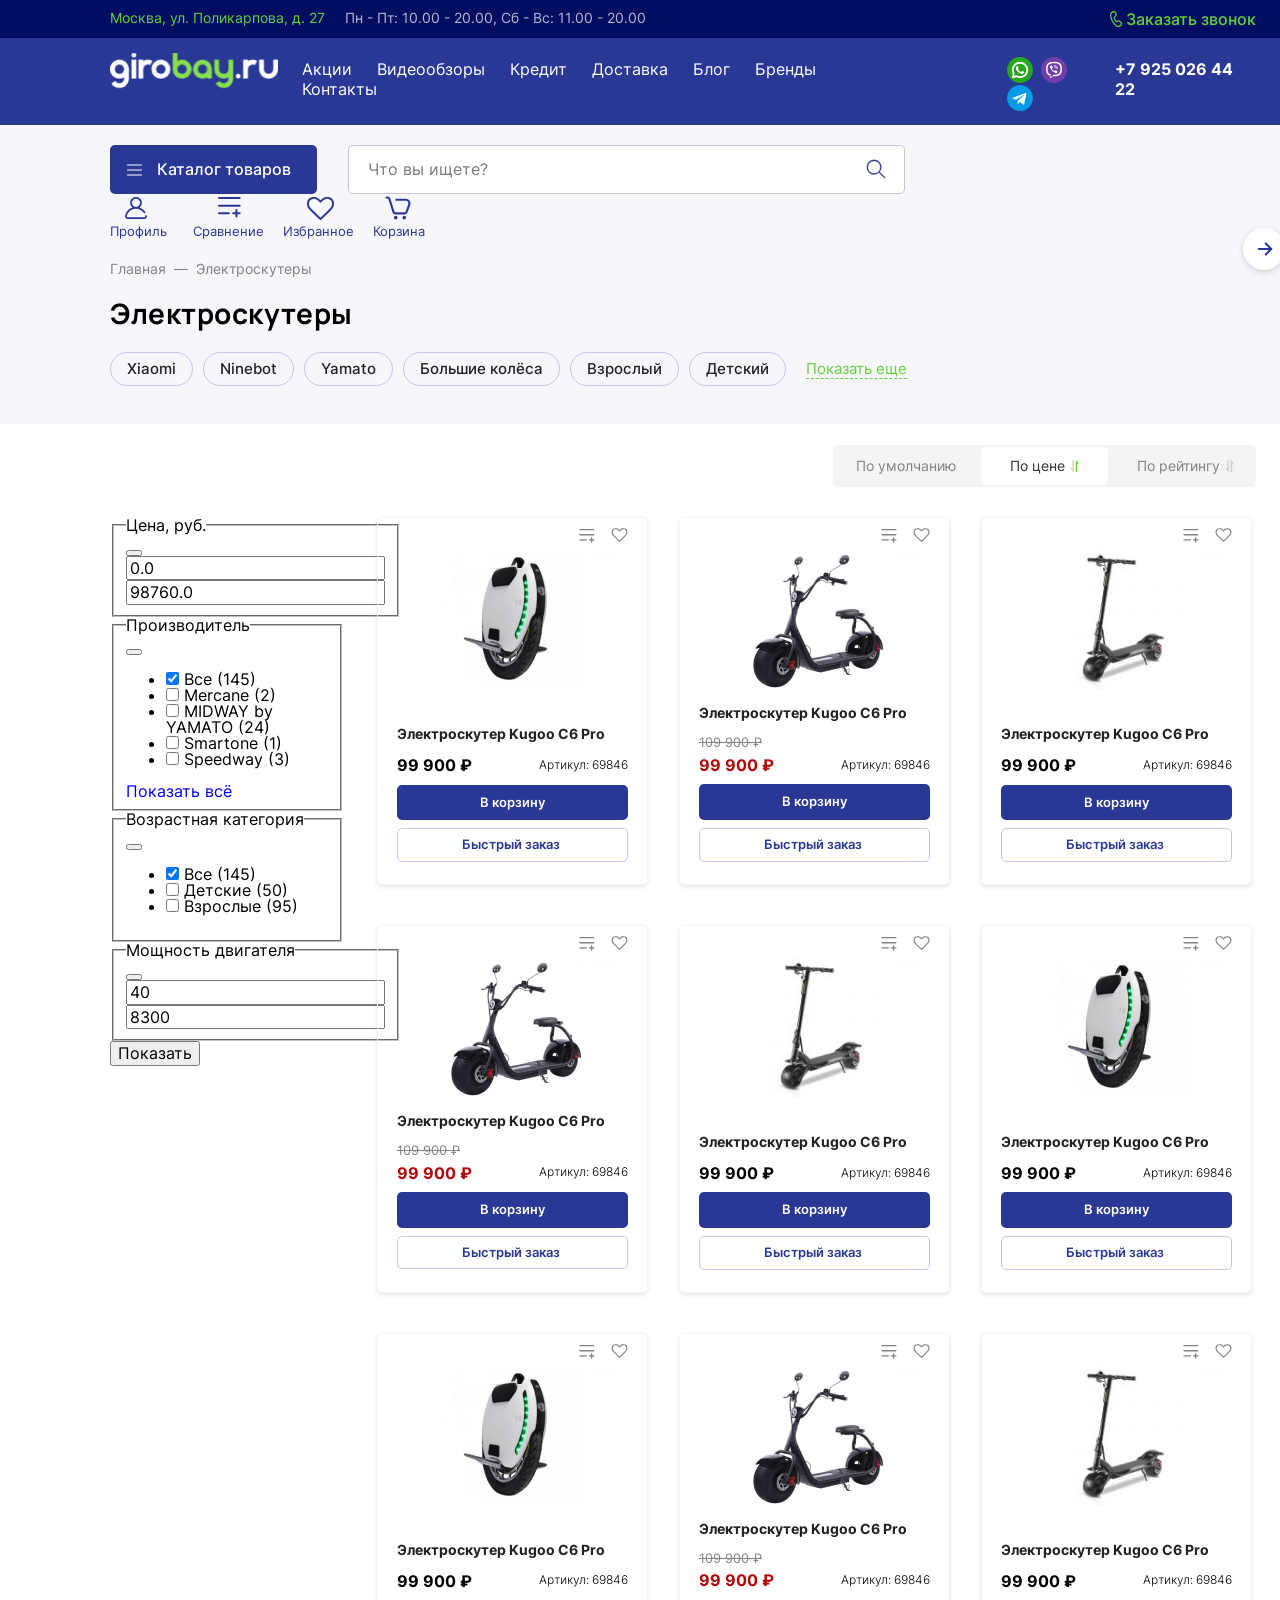
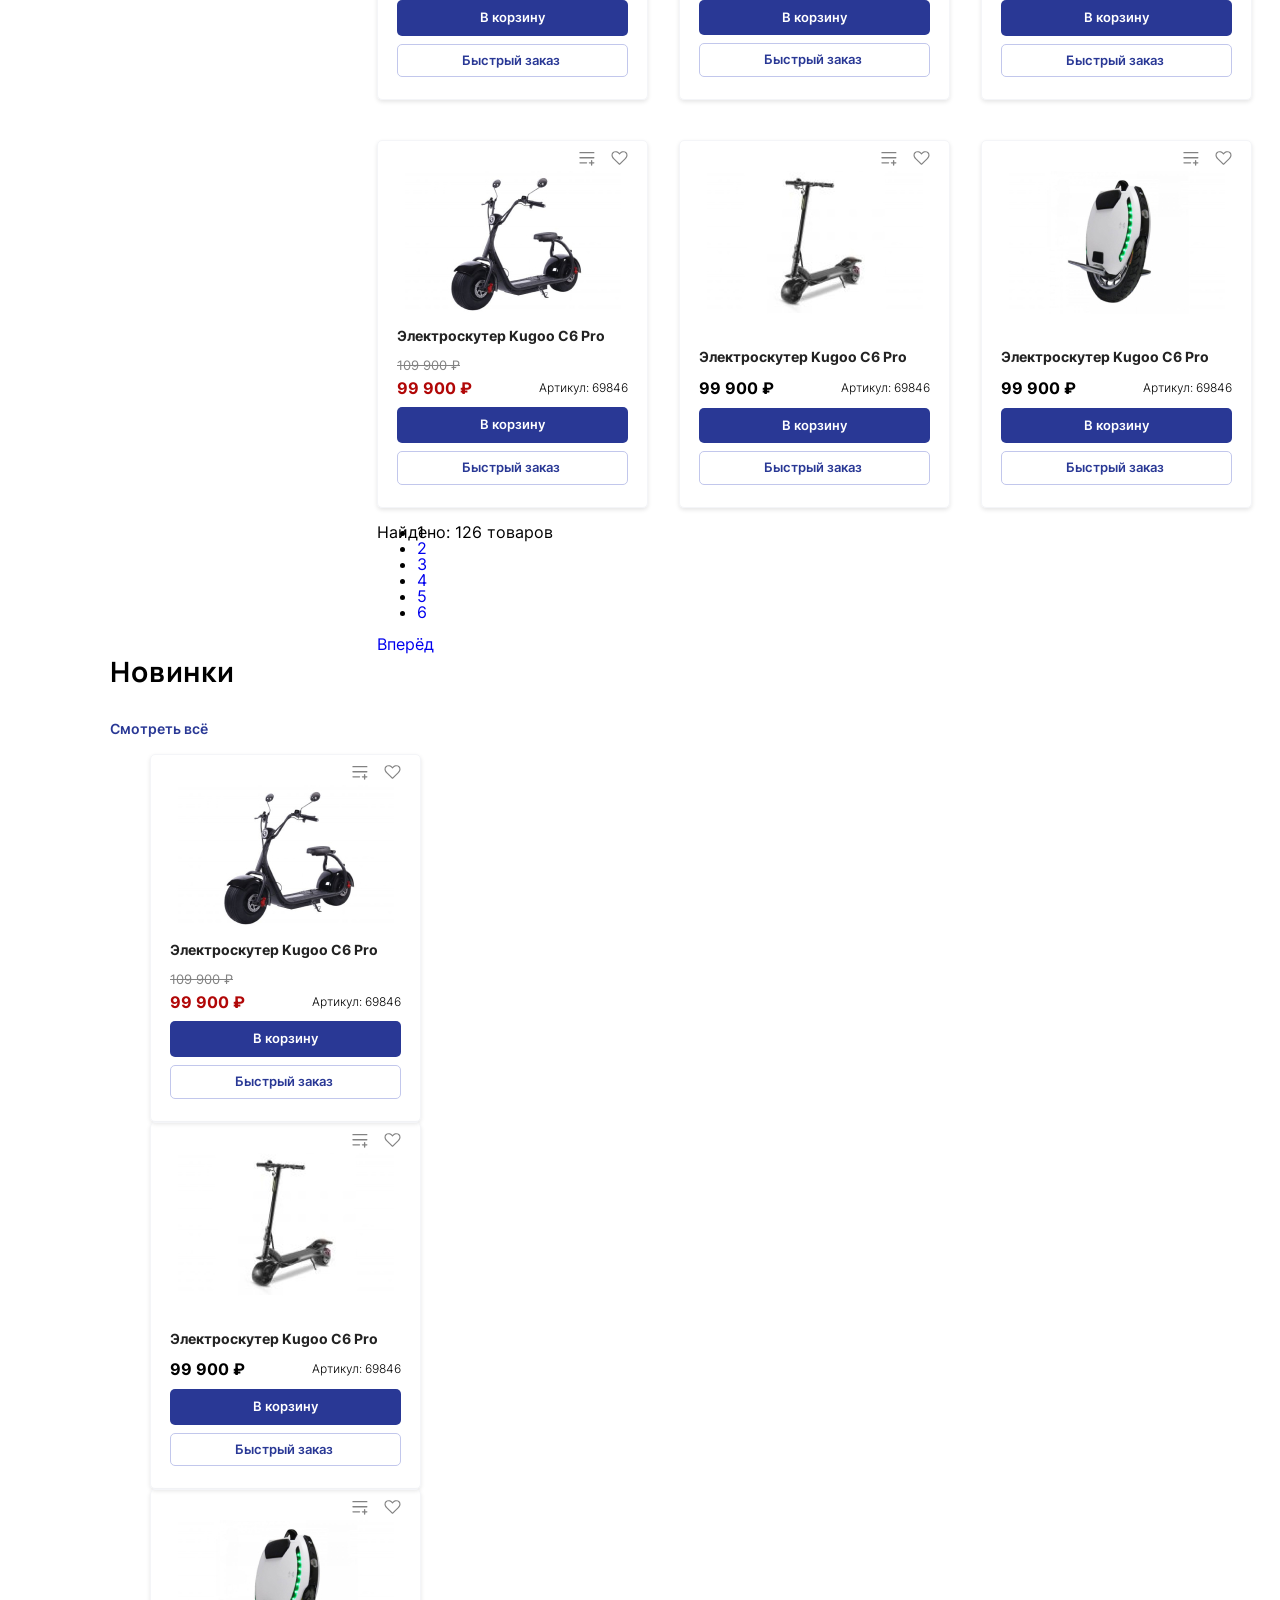
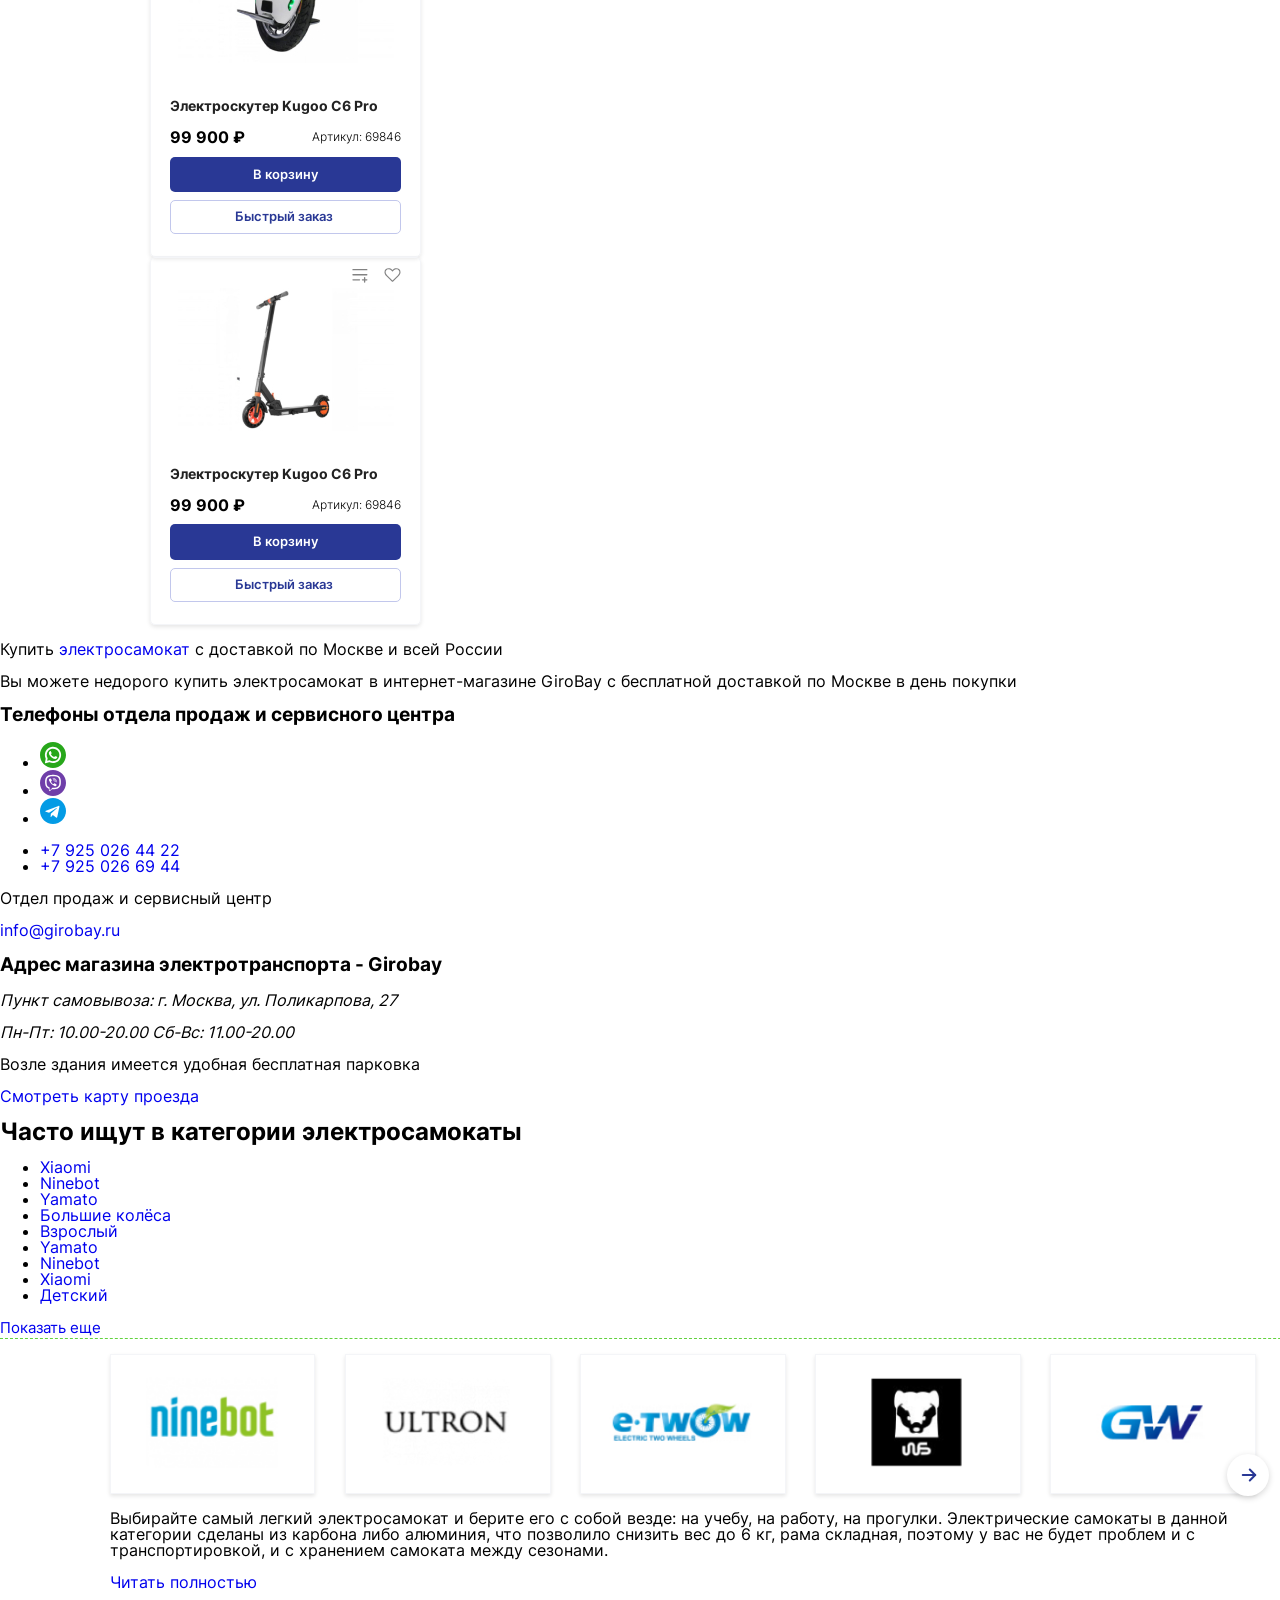
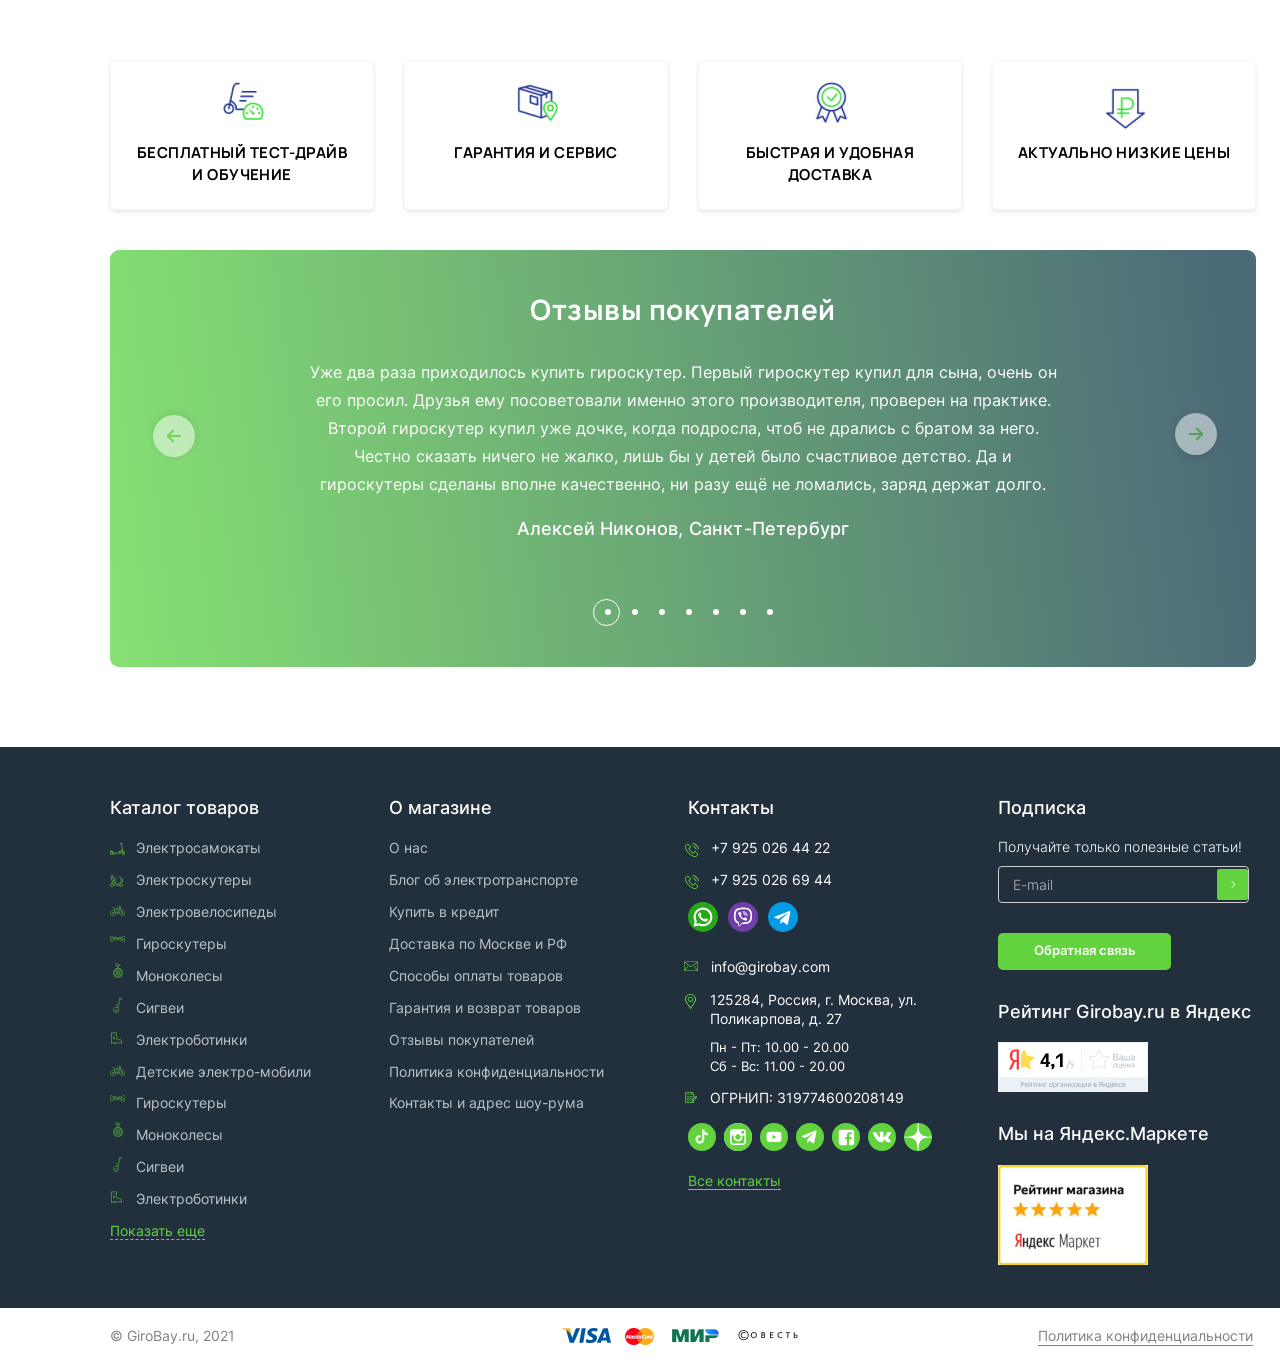
<file: Girobay/catalog.html>
<!DOCTYPE html>
<html class="page" lang="ru">
<head>
  <meta charset="UTF-8">
  <meta http-equiv="X-UA-Compatible" content="IE=edge">
  <title>Girobay</title>
  <link rel="stylesheet" href="css/style.css">
</head>
<body class="page-body">
  <header class="main-header catalog-header">
    <div class="header-address-wrapper">
      <address class="header-address container">
        <p class="header-address-street">Москва, ул. Поликарпова, д. 27</p>
        <p class="header-work-time">Пн - Пт: 10.00 - 20.00, Сб - Вс: 11.00 - 20.00</p>
        <a class="header-feedback" href="#">Заказать звонок</a>
        </address>
    </div>
    <div class="header-navigation-wrapper">
      <div class="container header-navigation-grid">
        <a class="main-logo" href="index.html">
          <img src="images/girobay-logo.png" alt="Логотип магазина Girobay">
        </a>
        <nav class="main-navigation">
          <ul class="navigation-list">
            <li class="navigation-item">
              <a href="#">Акции</a>
            </li>
            <li class="navigation-item">
              <a href="#">Видеообзоры</a>
            </li>
            <li class="navigation-item">
              <a href="#">Кредит</a>
            </li>
            <li class="navigation-item">
              <a href="#">Доставка</a>
            </li>
            <li class="navigation-item">
              <a href="#">Блог</a>
            </li>
            <li class="navigation-item">
              <a href="#">Бренды</a>
            </li>
            <li class="navigation-item">
              <a href="#">Контакты</a>
            </li>
          </ul>
        </nav>
        <ul class="header-messengers-list">
          <li class="header-messengers-item">
            <a href="#">
              <svg width="26" height="26" viewBox="0 0 26 26" fill="none" xmlns="http://www.w3.org/2000/svg">
                <circle cx="13" cy="13" r="12" fill="white"/>
                <path d="M13.004 0C20.2263 0.054964 26.0116 5.79463 26.0004 13.0163C25.9892 20.2614 20.2191 26.0061 12.9846 26C11.2726 26.0056 9.57638 25.6716 7.99435 25.0174C6.41232 24.3631 4.97588 23.4017 3.76823 22.1887C2.56058 20.9757 1.60573 19.5352 0.958974 17.9508C0.312218 16.3664 -0.0135855 14.6694 0.000433948 12.9583C0.0330218 5.73661 5.78579 0.0641246 13.004 0ZM13.0132 4.79815C12.4429 4.8694 11.8634 4.89994 11.3033 5.01801C10.1072 5.27357 8.98438 5.79609 8.01879 6.5465C7.0532 7.2969 6.26983 8.25578 5.72726 9.35143C5.18469 10.4471 4.89696 11.6511 4.88558 12.8736C4.8742 14.0961 5.13947 15.3053 5.66155 16.4108C5.7173 16.5388 5.73497 16.6802 5.71247 16.818C5.46093 18.0954 5.19208 19.3687 4.94054 20.6461C4.85704 21.0705 5.04238 21.2354 5.46908 21.1357C6.69112 20.8476 7.92029 20.5514 9.14947 20.2725C9.3014 20.2396 9.45976 20.2534 9.60366 20.3122C11.3797 21.1001 13.2067 21.2741 15.0866 20.7733C19.2059 19.6761 21.7406 15.6505 20.9666 11.4356C20.266 7.60335 16.8687 4.82156 13.0132 4.79815Z" fill="#27A71A"/>
                <path d="M7.15817 18.8465C7.29158 18.2063 7.39443 17.5997 7.54821 17.0052C7.60769 16.806 7.62582 16.5966 7.60148 16.3901C7.57714 16.1836 7.51084 15.9842 7.40665 15.8042C6.87078 14.8236 6.62961 13.7092 6.71212 12.5949C6.90256 9.61564 9.01771 7.28068 11.8508 6.76158C13.4871 6.44263 15.1832 6.78645 16.5659 7.71739C17.9486 8.64833 18.9047 10.0901 19.2238 11.7256C19.5429 13.3611 19.1989 15.0564 18.2675 16.4384C17.3361 17.8204 15.8936 18.7759 14.2572 19.0949C12.8002 19.4034 11.2807 19.1738 9.98007 18.4486C9.87224 18.3854 9.75242 18.3455 9.62827 18.3313C9.50412 18.3171 9.37837 18.329 9.25907 18.3661C8.64804 18.532 8.02684 18.6643 7.40869 18.8089C7.33231 18.8302 7.26204 18.8302 7.15817 18.8465ZM15.2186 16.8963C16.1504 16.9727 16.7869 16.3782 17.2808 15.5731C17.4987 15.2179 17.3286 14.8118 16.9335 14.6683C16.8378 14.6336 16.74 14.6062 16.6422 14.5777C16.35 14.4942 16.0485 14.4352 15.7664 14.3252C15.2573 14.1217 14.8499 14.1919 14.4792 14.6357C14.1737 15.0021 13.9762 15.0184 13.5688 14.7761C12.654 14.2323 11.8509 13.5197 11.2021 12.6763C10.9516 12.3516 10.9699 12.1623 11.2215 11.8295C11.309 11.7148 11.3956 11.5998 11.4811 11.4844C11.5489 11.3962 11.5912 11.2912 11.6036 11.1807C11.6159 11.0702 11.5979 10.9584 11.5514 10.8574C11.3477 10.3668 11.1298 9.87824 10.9007 9.3968C10.7062 8.98966 10.2815 8.88787 9.93017 9.17592C9.72714 9.35246 9.53942 9.54586 9.36905 9.75406C9.04947 10.1226 8.88265 10.5991 8.90264 11.0864C8.91761 11.742 9.1086 12.3814 9.45561 12.9379C10.3549 14.4166 11.6469 15.617 13.1879 16.4057C13.8114 16.741 14.5107 16.91 15.2186 16.8963Z" fill="#27A71A"/>
                </svg>
            </a>
          </li>
          <li class="header-messengers-item">
            <a href="#">
              <svg width="26" height="26" viewBox="0 0 26 26" fill="none" xmlns="http://www.w3.org/2000/svg">
                <circle cx="13" cy="13" r="12" fill="white"/>
                <path d="M0 12.9847C0 5.82898 5.85033 -0.0219094 13.0066 -0.000552067C14.7134 -0.000552197 16.4034 0.335674 17.9801 0.98892C19.5569 1.64217 20.9895 2.59963 22.1961 3.80662C23.4027 5.01362 24.3597 6.44648 25.0124 8.02338C25.6651 9.60027 26.0007 11.2903 26 12.9969C26.0183 20.1648 20.1436 26.0147 12.9812 25.9995C5.8188 25.9842 0 20.1475 0 12.9847ZM13.029 19.1631L13.0341 19.2261C14.0186 19.1346 15.0052 19.0593 15.9836 18.9464C16.6295 18.8722 17.2693 18.7542 17.8541 18.4308C19.7133 17.3996 20.6847 15.814 20.7874 13.7027C20.8342 12.7325 20.8728 11.7572 20.8281 10.7879C20.785 10.0624 20.6733 9.3425 20.4945 8.63798C20.2656 7.69215 19.6462 6.97414 18.9373 6.33851C18.3494 5.81169 17.6944 5.35912 16.9112 5.22996C15.829 5.053 14.7326 4.93401 13.6372 4.8618C12.8758 4.82266 12.1126 4.84 11.3538 4.91367C10.5789 4.96326 9.80915 5.07515 9.05214 5.24827C7.66889 5.59303 6.67112 6.50123 5.9317 7.68809C5.71808 8.03382 5.56116 8.41149 5.46688 8.8068C5.11352 10.292 5.0138 11.8263 5.17193 13.3447C5.24516 14.0729 5.32144 14.8245 5.55944 15.5089C6.0924 17.0395 7.20815 18.0576 8.69921 18.6617C8.87008 18.7308 8.92907 18.8102 8.92501 18.9902C8.9128 19.4397 8.92501 19.8882 8.9189 20.3377C8.9189 20.6845 9.04197 20.9479 9.36948 21.0903C9.66545 21.2185 9.94007 21.1452 10.2137 20.8635C10.6683 20.3957 11.1291 19.9309 11.5684 19.4499C11.7637 19.2363 11.96 19.1112 12.2672 19.1549C12.5206 19.175 12.7752 19.1777 13.029 19.1631Z" fill="#6F3EA9"/>
                <path d="M9.55439 18.9165C9.55439 18.5016 9.55439 18.0856 9.55439 17.6707C9.55439 17.4957 9.5015 17.4134 9.32452 17.3401C7.93619 16.7706 6.9852 15.8329 6.74924 14.2779C6.50507 12.762 6.50679 11.2167 6.75432 9.70133C6.99843 8.26225 8.163 6.89233 9.4781 6.63808C10.3849 6.46673 11.3025 6.35833 12.2243 6.31365C13.6039 6.24351 14.987 6.3374 16.3445 6.59333C17.2762 6.76724 17.9393 7.33168 18.5363 8.01105C19.0276 8.57346 19.1853 9.25486 19.291 9.96677C19.5308 11.5781 19.4805 13.2193 19.1425 14.8129C19.1359 14.8546 19.1261 14.8957 19.113 14.9359C18.6208 16.1909 17.7491 17.0716 16.433 17.3829C15.2206 17.6676 13.9706 17.7347 12.7237 17.7073C12.628 17.7018 12.5324 17.7184 12.4442 17.7558C12.3561 17.7932 12.2777 17.8504 12.2151 17.9229C11.4543 18.7192 10.6834 19.5064 9.91037 20.2915C9.82847 20.3558 9.73855 20.4091 9.64287 20.4502C9.60218 20.357 9.5738 20.2588 9.55845 20.1583C9.5493 19.7464 9.55439 19.3304 9.55439 18.9165ZM13.6533 14.0481C13.5139 14.0189 13.376 13.9825 13.2403 13.9392C12.1642 13.5212 11.5021 12.7188 11.1136 11.656C11.0739 11.5661 11.0649 11.4657 11.0878 11.3701C11.1108 11.2746 11.1645 11.1892 11.2407 11.1272C11.3353 11.0428 11.437 10.9655 11.5337 10.8831C11.8011 10.6533 11.8917 10.338 11.7015 10.0441C11.376 9.53556 11.02 9.05654 10.6569 8.57956C10.5898 8.48276 10.4873 8.41629 10.3715 8.39459C10.2558 8.37289 10.1361 8.39769 10.0385 8.46362C9.71687 8.66175 9.41984 8.89731 9.15365 9.16536C8.85564 9.48166 8.77529 9.87727 9.00719 10.2841C9.05593 10.3828 9.09773 10.4847 9.13229 10.5892C10.2063 13.2873 12.1439 15.0935 14.8362 16.1309C15.2206 16.2794 15.5613 16.254 15.8482 15.9956C16.1229 15.749 16.3643 15.4677 16.5662 15.1586C16.7697 14.8434 16.7117 14.6156 16.4116 14.3847C15.9838 14.0545 15.5451 13.7372 15.0955 13.4328C14.7823 13.2212 14.4659 13.2822 14.2106 13.568C14.1417 13.6639 14.0659 13.7546 13.9838 13.8396C13.8795 13.9176 13.7689 13.987 13.6533 14.047V14.0481ZM13.1244 7.94596C13.0654 7.94596 13.0064 7.94596 12.9464 7.94596C12.7786 7.94596 12.6362 8.02122 12.6565 8.18394C12.6677 8.27547 12.8142 8.37921 12.923 8.42091C13.0612 8.46037 13.2045 8.47921 13.3481 8.47684C14.7182 8.57855 15.9519 9.60268 16.2855 10.9431C16.3801 11.3255 16.3974 11.7282 16.4442 12.1218C16.4645 12.2907 16.5235 12.4351 16.7127 12.4269C16.9019 12.4188 16.9476 12.2835 16.9334 12.1218C16.9171 11.9184 16.8998 11.715 16.8836 11.5116C16.7977 10.5614 16.368 9.67521 15.6752 9.01928C14.9823 8.36335 14.0739 7.98279 13.1203 7.94901L13.1244 7.94596ZM15.9163 11.5787H15.9275C15.9061 11.4282 15.8878 11.2736 15.8614 11.1282C15.7479 10.537 15.4372 10.0018 14.9802 9.61003C14.5231 9.21823 13.9467 8.99299 13.3451 8.97111C13.2316 8.96641 13.1206 9.00535 13.0349 9.07993C12.9016 9.22944 13.0349 9.42267 13.2739 9.45114C13.8414 9.51827 14.3652 9.67794 14.7853 10.0919C14.991 10.2944 15.1538 10.5362 15.2639 10.8031C15.374 11.0699 15.4292 11.3562 15.4261 11.6448C15.4261 11.8259 15.4474 12.0191 15.6681 12.0201C15.9092 12.0201 15.9244 11.8167 15.9163 11.6306C15.9153 11.6154 15.9163 11.594 15.9163 11.5818V11.5787ZM13.6411 10.0319C13.4783 10.0136 13.3207 10.0319 13.2953 10.2281C13.2698 10.4244 13.4234 10.4966 13.6004 10.519C13.6167 10.519 13.634 10.519 13.6502 10.519C13.8204 10.5259 13.9835 10.5885 14.1147 10.697C14.2459 10.8056 14.3378 10.9542 14.3764 11.1201C14.411 11.2411 14.4029 11.3804 14.4629 11.4842C14.4888 11.5314 14.5252 11.5721 14.5693 11.6031C14.6134 11.6341 14.6639 11.6546 14.7172 11.6632C14.7863 11.6632 14.8941 11.5137 14.9002 11.4242C14.914 11.249 14.8918 11.0728 14.8351 10.9065C14.7784 10.7402 14.6884 10.5872 14.5705 10.4568C14.4527 10.3265 14.3094 10.2216 14.1496 10.1485C13.9898 10.0754 13.8168 10.0358 13.6411 10.0319Z" fill="#6F3EA9"/>
                </svg>
            </a>
          </li>
          <li class="header-messengers-item">
            <a href="#">
              <svg width="26" height="26" viewBox="0 0 26 26" fill="none" xmlns="http://www.w3.org/2000/svg">
                <path d="M13 26C20.1797 26 26 20.1797 26 13C26 5.8203 20.1797 0 13 0C5.8203 0 0 5.8203 0 13C0 20.1797 5.8203 26 13 26Z" fill="#039BE5"/>
                <path d="M5.94814 12.7183L18.4823 7.88556C19.064 7.6754 19.5721 8.02748 19.3836 8.90715L19.3847 8.90606L17.2505 18.9605C17.0924 19.6733 16.6688 19.8466 16.0762 19.5108L12.8262 17.1156L11.2586 18.6257C11.0853 18.7991 10.9391 18.9453 10.6032 18.9453L10.834 15.6379L16.8573 10.1963C17.1195 9.96556 16.7988 9.83556 16.4532 10.0652L9.00963 14.7517L5.8008 13.7507C5.10422 13.5297 5.08905 13.0541 5.94814 12.7183Z" fill="white"/>
                </svg>
            </a>
          </li>
        </ul>
        <a class="header-telephone-number" href="tel:+79250264422">+7 925 026 44 22</a>
      </div>
    </div>
    <div class="catalog-header-third-stage-wrapper">
      <div class="header-third-stage-grid container">
      <a class="catalog-link" href="catalog.html">Каталог товаров</a>
      <form class="header-search-form" action="https://echo.htmlacademy.ru/" method="get">
        <label>
          <span class="visually-hidden">Поиск</span>
          <input class="header-search" type="search" name="search" placeholder="Что вы ищете?">
        </label>
        <button class="search-button" type="submit" aria-label="Найти"></button>
      </form>
      <ul class="user-navigation">
        <li class="user-item user-profile">
          <a href="#">Профиль</a>
        </li>
        <li class="user-item user-comparison">
          <a href="#">Сравнение</a>
        </li>
        <li class="user-item user-favorites">
          <a href="#">Избранное</a>
        </li>
        <li class="user-item user-basket">
          <a href="#">Корзина</a>
        </li>
      </ul>
      </div>
    </div>
  </header>
  <main>
    <h1 class="visually-hidden">Каталог товаров</h1>
    <div class="catalog-page-preview">
      <section class="breadcrumbs">
        <ul class="breadcrumbs-list container">
          <li class="breadcrumbs-item">
            <a href="#">Главная</a>
          </li>
          <li class="breadcrumbs-item">
            <a>Электроскутеры</a>
          </li>
        </ul>
      </section>
      <section class="catalog-header container">
        <h2 class="catalog-title">Электроскутеры</h2>
        <div class="catalog-tegs-wrapper">
          <ul class="catalog-tegs-list">
            <li class="catalog-tegs-item">
              <a href="#">
                Xiaomi
              </a>
            </li>
            <li class="catalog-tegs-item">
              <a href="#">
                Ninebot
              </a>
            </li>
            <li class="catalog-tegs-item">
              <a href="#">
                Yamato
              </a>
            </li>
            <li class="catalog-tegs-item">
              <a href="#">
                Большие колёса
              </a>
            </li>
            <li class="catalog-tegs-item">
              <a href="#">
                Взрослый
              </a>
            </li>
            <li class="catalog-tegs-item">
              <a href="#">
                Детский
              </a>
            </li>
          </ul>
          <a class="show-more" href="#">Показать еще</a>
        </div>
      </section>
    </div>
    <div class="catalog-page-grid container">
      <section class="catalog-filters">
        <h2 class="visually-hidden">Фильтр товаров</h2>
        <form class="filter" action="https://echo.htmlacademy.ru/" method="get">
          <fieldset class="filter-item-price-control">
            <legend class="filters-headers price-control-header">Цена, руб.</legend>
            <button class="accordeon-button" type="button" aria-label="Открыть/закрыть меню управления ценовым диапозоном"></button>
            <input type="number" name="price-from" id="price-from" value="0.0">
            <label class="visually-hidden" for="price-from">Ценовой диапазон. Значение "от"</label>
            <input type="number" name="price-to" id="price-to" value="98760.0">
            <label class="visually-hidden" for="price-to">Ценовой диапазон. Значение "до"</label>
          </fieldset>
          <fieldset class="filter-manufacturer">
            <legend class="filters-headers manufacturer-header">Производитель</legend>
            <button class="accordeon-button" type="button" aria-label="Открыть/закрыть меню подбора производителей"></button>
            <ul class="filter-list manufacturer-list">
              <li class="filter-iten manufacturer-item">
                <input class="filter-checkbox manufacturer-all" id="manufacturer-all" type="checkbox" name="manufacturer-all" value="manufacturer-all" checked>
                <label class="filter-checkbox-label" for="manufacturer-all">
                  Все (145)
                </label>
              </li>
              <li class="filter-iten manufacturer-item">
                <input class="filter-checkbox manufacturer-mercane" id="manufacturer-mercane" type="checkbox"  name="mercane" value="mercane">
                <label class="filter-checkbox-label" for="manufacturer-mercane">
                  Mercane (2)
                </label>
              </li>
              <li class="filter-iten manufacturer-item">
                <input class="filter-checkbox manufacturer-midway-by-yamato" id="manufacturer-midway-by-yamato" type="checkbox" name="midway-by-yamato" value="midway-by-yamato">
                <label class="filter-checkbox-label" for="manufacturer-midway-by-yamato">
                  MIDWAY by YAMATO (24)
                </label>
              </li>
              <li class="filter-iten manufacturer-item">
                <input class="filter-checkbox manufacturer-smartone" id="manufacturer-smartone" type="checkbox" name="smartone" value="manufacturer-smartone">
                <label class="filter-checkbox-label" for="manufacturer-smartone">
                  Smartone (1)
                </label>
              </li>
              <li class="filter-iten manufacturer-item">
                <input class="filter-checkbox manufacturer-speedway" id="manufacturer-speedway" type="checkbox" name="speedway" value="manufacturer-speedway">
                <label class="filter-checkbox-label" for="manufacturer-speedway">
                  Speedway (3)
                </label>
              </li>
            </ul>
            <a class="view-all-filter-button" href="#">Показать всё</a>
          </fieldset>
          <fieldset class="filter-age-category">
            <legend class="filter-headers age-category-header">
              Возрастная категория
            </legend>
              <button class="accordeon-button" type="button" aria-label="Открыть.закрыть меню выбора возрастных категорь"></button>
              <ul class="filter-list age-category-list">
                <li class="filter-item age-category-iten">
                  <input class="filter-checkbox age-category-all" id="age-category-all" type="checkbox" name="age-category-all" value="age-category-all" checked>
                  <label class="filter-checkbox-label" for="age-category-all">
                    Все (145)
                  </label>
                </li>
                <li class="filter-item age-category-iten">
                  <input class="filter-checkbox age-category-kids" id="age-category-kids" type="checkbox" name="age-category-kids" value="age-category-kids">
                  <label class="filter-checkbox-label" for="age-category-kids">
                    Детские (50)
                  </label>
                </li>
                <li class="filter-item age-category-iten">
                  <input class="filter-checkbox age-category-adults" id="age-category-adults" type="checkbox" name="age-category-adults" value="age-category-adults">
                  <label class="filter-checkbox-label" for="age-category-adults">
                    Взрослые (95)
                  </label>
                </li>
              </ul>
          </fieldset>
          <fieldset class="filter-engine-power">
            <legend class="filter-headers engine-power-header">
              Мощность двигателя
            </legend>
              <button class="accordeon-button" type="button" aria-label="Открыть/закрыть меню управления подбираемым диапозоном мощности двигателя"></button>
              <input class="engine-power-from" id="engine-power-from" type="number" name="engine-power-from" value="40">
              <label class="visually-hidden" for="engine-power-from">
                Диапазон мощности двигателя. Значение "от".
              </label>
              <input class="engine-power-to" id="engine-power-to" type="number" name="engine-power-to" value="8300">
              <label class="visually-hidden" for="engine-power-to">
                Диапазон мощности двигателя. Значение "до".
              </label>
          </fieldset>
          <button class="form-submit-button" type="submit">Показать</button>
        </form>
      </section>
      <section class="sort-menu">
        <h2 class="visually-hidden">Меню сортировки товара</h2>
        <ul class= "catalog-sort-menu-list">
          <li class="catalog-sort-menu-item">
            <a class="default" href="#">
              По умолчанию
            </a>
          </li>
          <li class="catalog-sort-menu-item catalog-sort-menu-item-active sort-down-button sort-up-button-active">
            <a class="by-price" href="#">
              По цене
            </a>
          </li>
          <li class="catalog-sort-menu-item sort-down-button sort-up-button">
            <a class="by-rating" href="#">
              По рейтингу
            </a>
          </li>
        </ul>
      </section>
      <section class="catalog-products">
        <h2 class="visually-hidden">Каталог наших товаров</h2>
        <ul class="catalog-products-list">
          <li class="catalog-products-item product-item">
            <img class="product-card-menu-container" src="images/products/electro-monocolou.jpg" width="216" height="143" alt="Изображение Электроскутера Kugoo C6 Pro">
            <div class="product-card-menu product-card-menu-container">
              <h3 class="product-name">
                <a href="#">Электроскутер Kugoo C6 Pro</a>
              </h3>
              <div class="product-price-article-wrapper">
                <p class="price">99 900 ₽</p>
                <p class="product-article">Артикул: 69846</p>
              </div>
              <a class="to-basket-button" href="#" aria-label="Добавить Электроскутер Kugoo C6 Pro в корзину">В корзину</a>
              <a class="fast-button" href="#" aria-label="Заказать Электроскутер Kugoo C6 Pro быстро">Быстрый заказ</a>
            </div>
            <div class="product-card-buttons">
              <button class="to-comparison-button" type="button" aria-label="Добавить к сравнению"></button>
              <button class="to-favorites-button" type="button" aria-label="Добавить в избранное"></button>
            </div>
            <dl class="product-sublist product-characteristics-list">
              <div class="product-card-menu-container">
                <div class="product-sublist-item">
                  <dt class="product-characteristic-item product-characteristic-power">Мощность</dt>
                  <dd class="product-characteristic-description">00</dd>
                </div>
                <div class="product-sublist-item">
                  <dt class="product-characteristic-item product-characteristic-mileage">Пробег</dt>
                  <dd class="product-characteristic-description">00</dd>
                </div>
                <div class="product-sublist-item">
                  <dt class="product-characteristic-item product-characteristic-speed">Скорость</dt>
                  <dd class="product-characteristic-description">00</dd>
                </div>
                <div class="product-sublist-item">
                  <dt class="product-characteristic-item product-characteristic-capacity">Ёмкость</dt>
                  <dd class="product-characteristic-description">00</dd>
                </div>
                <div class="product-sublist-item">
                  <dt class="product-characteristic-item product-characteristic-load">Нагрузка</dt>
                  <dd class="product-characteristic-description">00</dd>
                </div>
                <div class="product-sublist-item">
                  <dt class="product-characteristic-item product-characteristic-diameter">Диаметр</dt>
                  <dd class="product-characteristic-description">00</dd>
                </div>
                <div class="product-sublist-item">
                  <dt class="product-characteristic-item product-characteristic-weight">Масса</dt>
                  <dd class="product-characteristic-description">00</dd>
                </div>
                <div class="product-sublist-item">
                  <dt class="product-characteristic-item product-characteristic-time">Время зарядки</dt>
                  <dd class="product-characteristic-description">00</dd>
                </div>
              </div>
            </dl>
          </li>
          <li class="catalog-products-item product-item product-item-sale">
            <img class="product-card-menu-container" src="images/products/electro-scooter.jpg" width="216" height="143" alt="Изображение Электроскутера Kugoo C6 Pro">
            <div class="product-card-menu product-card-menu-container">
              <h3 class="product-name">
                <a href="#">Электроскутер Kugoo C6 Pro</a>
              </h3>
              <div class="product-price-article-wrapper">
                <div class="new-old-price-wrapper">
                  <p class="old-price"><s>109 900 ₽</s></p>
                  <p class="price new-price">99 900 ₽</p>
                </div>
                <p class="product-article">Артикул: 69846</p>
              </div>
              <a class="to-basket-button" href="#" aria-label="Добавить Электроскутер Kugoo C6 Pro в корзину">В корзину</a>
              <a class="fast-button" href="#" aria-label="Заказать Электроскутер Kugoo C6 Pro быстро">Быстрый заказ</a>
            </div>
            <div class="product-card-buttons">
              <button class="to-comparison-button" type="button" aria-label="Добавить к сравнению"></button>
              <button class="to-favorites-button" type="button" aria-label="Добавить в избранное"></button>
            </div>
            <dl class="product-sublist product-characteristics-list">
              <div class="product-card-menu-container">
                <div class="product-sublist-item">
                  <dt class="product-characteristic-item product-characteristic-power">Мощность</dt>
                  <dd class="product-characteristic-description">00</dd>
                </div>
                <div class="product-sublist-item">
                  <dt class="product-characteristic-item product-characteristic-mileage">Пробег</dt>
                  <dd class="product-characteristic-description">00</dd>
                </div>
                <div class="product-sublist-item">
                  <dt class="product-characteristic-item product-characteristic-speed">Скорость</dt>
                  <dd class="product-characteristic-description">00</dd>
                </div>
                <div class="product-sublist-item">
                  <dt class="product-characteristic-item product-characteristic-capacity">Ёмкость</dt>
                  <dd class="product-characteristic-description">00</dd>
                </div>
                <div class="product-sublist-item">
                  <dt class="product-characteristic-item product-characteristic-load">Нагрузка</dt>
                  <dd class="product-characteristic-description">00</dd>
                </div>
                <div class="product-sublist-item">
                  <dt class="product-characteristic-item product-characteristic-diameter">Диаметр</dt>
                  <dd class="product-characteristic-description">00</dd>
                </div>
                <div class="product-sublist-item">
                  <dt class="product-characteristic-item product-characteristic-weight">Масса</dt>
                  <dd class="product-characteristic-description">00</dd>
                </div>
                <div class="product-sublist-item">
                  <dt class="product-characteristic-item product-characteristic-time">Время зарядки</dt>
                  <dd class="product-characteristic-description">00</dd>
                </div>
              </div>
            </dl>
          </li>
          <li class="catalog-products-item product-item">
            <img class="product-card-menu-container" src="images/products/electro-kick-scooter.jpg" width="216" height="143" alt="Изображение Электроскутера Kugoo C6 Pro">
            <div class="product-card-menu product-card-menu-container">
              <h3 class="product-name">
                <a href="#">Электроскутер Kugoo C6 Pro</a>
              </h3>
              <div class="product-price-article-wrapper">
                <p class="price">99 900 ₽</p>
                <p class="product-article">Артикул: 69846</p>
              </div>
              <a class="to-basket-button" href="#" aria-label="Добавить Электроскутер Kugoo C6 Pro в корзину">В корзину</a>
              <a class="fast-button" href="#" aria-label="Заказать Электроскутер Kugoo C6 Pro быстро">Быстрый заказ</a>
            </div>
            <div class="product-card-buttons">
              <button class="to-comparison-button" type="button" aria-label="Добавить к сравнению"></button>
              <button class="to-favorites-button" type="button" aria-label="Добавить в избранное"></button>
            </div>
            <dl class="product-sublist product-characteristics-list">
              <div class="product-card-menu-container">
                <div class="product-sublist-item">
                  <dt class="product-characteristic-item product-characteristic-power">Мощность</dt>
                  <dd class="product-characteristic-description">00</dd>
                </div>
                <div class="product-sublist-item">
                  <dt class="product-characteristic-item product-characteristic-mileage">Пробег</dt>
                  <dd class="product-characteristic-description">00</dd>
                </div>
                <div class="product-sublist-item">
                  <dt class="product-characteristic-item product-characteristic-speed">Скорость</dt>
                  <dd class="product-characteristic-description">00</dd>
                </div>
                <div class="product-sublist-item">
                  <dt class="product-characteristic-item product-characteristic-capacity">Ёмкость</dt>
                  <dd class="product-characteristic-description">00</dd>
                </div>
                <div class="product-sublist-item">
                  <dt class="product-characteristic-item product-characteristic-load">Нагрузка</dt>
                  <dd class="product-characteristic-description">00</dd>
                </div>
                <div class="product-sublist-item">
                  <dt class="product-characteristic-item product-characteristic-diameter">Диаметр</dt>
                  <dd class="product-characteristic-description">00</dd>
                </div>
                <div class="product-sublist-item">
                  <dt class="product-characteristic-item product-characteristic-weight">Масса</dt>
                  <dd class="product-characteristic-description">00</dd>
                </div>
                <div class="product-sublist-item">
                  <dt class="product-characteristic-item product-characteristic-time">Время зарядки</dt>
                  <dd class="product-characteristic-description">00</dd>
                </div>
              </div>
            </dl>
          </li>
          <li class="catalog-products-item product-item product-item-sale">
            <img class="product-card-menu-container" src="images/products/electro-scooter.jpg" width="216" height="143" alt="Изображение Электроскутера Kugoo C6 Pro">
            <div class="product-card-menu product-card-menu-container">
              <h3 class="product-name">
                <a href="#">Электроскутер Kugoo C6 Pro</a>
              </h3>
              <div class="product-price-article-wrapper">
                <div class="new-old-price-wrapper">
                  <p class="old-price"><s>109 900 ₽</s></p>
                  <p class="price new-price">99 900 ₽</p>
                </div>
                <p class="product-article">Артикул: 69846</p>
              </div>
              <a class="to-basket-button" href="#" aria-label="Добавить Электроскутер Kugoo C6 Pro в корзину">В корзину</a>
              <a class="fast-button" href="#" aria-label="Заказать Электроскутер Kugoo C6 Pro быстро">Быстрый заказ</a>
            </div>
            <div class="product-card-buttons">
              <button class="to-comparison-button" type="button" aria-label="Добавить к сравнению"></button>
              <button class="to-favorites-button" type="button" aria-label="Добавить в избранное"></button>
            </div>
            <dl class="product-sublist product-characteristics-list">
              <div class="product-card-menu-container">
                <div class="product-sublist-item">
                  <dt class="product-characteristic-item product-characteristic-power">Мощность</dt>
                  <dd class="product-characteristic-description">00</dd>
                </div>
                <div class="product-sublist-item">
                  <dt class="product-characteristic-item product-characteristic-mileage">Пробег</dt>
                  <dd class="product-characteristic-description">00</dd>
                </div>
                <div class="product-sublist-item">
                  <dt class="product-characteristic-item product-characteristic-speed">Скорость</dt>
                  <dd class="product-characteristic-description">00</dd>
                </div>
                <div class="product-sublist-item">
                  <dt class="product-characteristic-item product-characteristic-capacity">Ёмкость</dt>
                  <dd class="product-characteristic-description">00</dd>
                </div>
                <div class="product-sublist-item">
                  <dt class="product-characteristic-item product-characteristic-load">Нагрузка</dt>
                  <dd class="product-characteristic-description">00</dd>
                </div>
                <div class="product-sublist-item">
                  <dt class="product-characteristic-item product-characteristic-diameter">Диаметр</dt>
                  <dd class="product-characteristic-description">00</dd>
                </div>
                <div class="product-sublist-item">
                  <dt class="product-characteristic-item product-characteristic-weight">Масса</dt>
                  <dd class="product-characteristic-description">00</dd>
                </div>
                <div class="product-sublist-item">
                  <dt class="product-characteristic-item product-characteristic-time">Время зарядки</dt>
                  <dd class="product-characteristic-description">00</dd>
                </div>
              </div>
            </dl>
          </li>
          <li class="catalog-products-item product-item">
            <img class="product-card-menu-container" src="images/products/electro-kick-scooter.jpg" width="216" height="143" alt="Изображение Электроскутера Kugoo C6 Pro">
            <div class="product-card-menu product-card-menu-container">
              <h3 class="product-name">
                <a href="#">Электроскутер Kugoo C6 Pro</a>
              </h3>
              <div class="product-price-article-wrapper">
                <p class="price">99 900 ₽</p>
                <p class="product-article">Артикул: 69846</p>
              </div>
              <a class="to-basket-button" href="#" aria-label="Добавить Электроскутер Kugoo C6 Pro в корзину">В корзину</a>
              <a class="fast-button" href="#" aria-label="Заказать Электроскутер Kugoo C6 Pro быстро">Быстрый заказ</a>
            </div>
            <div class="product-card-buttons">
              <button class="to-comparison-button" type="button" aria-label="Добавить к сравнению"></button>
              <button class="to-favorites-button" type="button" aria-label="Добавить в избранное"></button>
            </div>
            <dl class="product-sublist product-characteristics-list">
              <div class="product-card-menu-container">
                <div class="product-sublist-item">
                  <dt class="product-characteristic-item product-characteristic-power">Мощность</dt>
                  <dd class="product-characteristic-description">00</dd>
                </div>
                <div class="product-sublist-item">
                  <dt class="product-characteristic-item product-characteristic-mileage">Пробег</dt>
                  <dd class="product-characteristic-description">00</dd>
                </div>
                <div class="product-sublist-item">
                  <dt class="product-characteristic-item product-characteristic-speed">Скорость</dt>
                  <dd class="product-characteristic-description">00</dd>
                </div>
                <div class="product-sublist-item">
                  <dt class="product-characteristic-item product-characteristic-capacity">Ёмкость</dt>
                  <dd class="product-characteristic-description">00</dd>
                </div>
                <div class="product-sublist-item">
                  <dt class="product-characteristic-item product-characteristic-load">Нагрузка</dt>
                  <dd class="product-characteristic-description">00</dd>
                </div>
                <div class="product-sublist-item">
                  <dt class="product-characteristic-item product-characteristic-diameter">Диаметр</dt>
                  <dd class="product-characteristic-description">00</dd>
                </div>
                <div class="product-sublist-item">
                  <dt class="product-characteristic-item product-characteristic-weight">Масса</dt>
                  <dd class="product-characteristic-description">00</dd>
                </div>
                <div class="product-sublist-item">
                  <dt class="product-characteristic-item product-characteristic-time">Время зарядки</dt>
                  <dd class="product-characteristic-description">00</dd>
                </div>
              </div>
            </dl>
          </li>
          <li class="catalog-products-item product-item">
            <img class="product-card-menu-container" src="images/products/electro-monocolou.jpg" width="216" height="143" alt="Изображение Электроскутера Kugoo C6 Pro">
            <div class="product-card-menu product-card-menu-container">
              <h3 class="product-name">
                <a href="#">Электроскутер Kugoo C6 Pro</a>
              </h3>
              <div class="product-price-article-wrapper">
                <p class="price">99 900 ₽</p>
                <p class="product-article">Артикул: 69846</p>
              </div>
              <a class="to-basket-button" href="#" aria-label="Добавить Электроскутер Kugoo C6 Pro в корзину">В корзину</a>
              <a class="fast-button" href="#" aria-label="Заказать Электроскутер Kugoo C6 Pro быстро">Быстрый заказ</a>
            </div>
            <div class="product-card-buttons">
              <button class="to-comparison-button" type="button" aria-label="Добавить к сравнению"></button>
              <button class="to-favorites-button" type="button" aria-label="Добавить в избранное"></button>
            </div>
            <dl class="product-sublist product-characteristics-list">
              <div class="product-card-menu-container">
                <div class="product-sublist-item">
                  <dt class="product-characteristic-item product-characteristic-power">Мощность</dt>
                  <dd class="product-characteristic-description">00</dd>
                </div>
                <div class="product-sublist-item">
                  <dt class="product-characteristic-item product-characteristic-mileage">Пробег</dt>
                  <dd class="product-characteristic-description">00</dd>
                </div>
                <div class="product-sublist-item">
                  <dt class="product-characteristic-item product-characteristic-speed">Скорость</dt>
                  <dd class="product-characteristic-description">00</dd>
                </div>
                <div class="product-sublist-item">
                  <dt class="product-characteristic-item product-characteristic-capacity">Ёмкость</dt>
                  <dd class="product-characteristic-description">00</dd>
                </div>
                <div class="product-sublist-item">
                  <dt class="product-characteristic-item product-characteristic-load">Нагрузка</dt>
                  <dd class="product-characteristic-description">00</dd>
                </div>
                <div class="product-sublist-item">
                  <dt class="product-characteristic-item product-characteristic-diameter">Диаметр</dt>
                  <dd class="product-characteristic-description">00</dd>
                </div>
                <div class="product-sublist-item">
                  <dt class="product-characteristic-item product-characteristic-weight">Масса</dt>
                  <dd class="product-characteristic-description">00</dd>
                </div>
                <div class="product-sublist-item">
                  <dt class="product-characteristic-item product-characteristic-time">Время зарядки</dt>
                  <dd class="product-characteristic-description">00</dd>
                </div>
              </div>
            </dl>
          </li>
          <li class="catalog-products-item product-item">
            <img class="product-card-menu-container" src="images/products/electro-monocolou.jpg" width="216" height="143" alt="Изображение Электроскутера Kugoo C6 Pro">
            <div class="product-card-menu product-card-menu-container">
              <h3 class="product-name">
                <a href="#">Электроскутер Kugoo C6 Pro</a>
              </h3>
              <div class="product-price-article-wrapper">
                <p class="price">99 900 ₽</p>
                <p class="product-article">Артикул: 69846</p>
              </div>
              <a class="to-basket-button" href="#" aria-label="Добавить Электроскутер Kugoo C6 Pro в корзину">В корзину</a>
              <a class="fast-button" href="#" aria-label="Заказать Электроскутер Kugoo C6 Pro быстро">Быстрый заказ</a>
            </div>
            <div class="product-card-buttons">
              <button class="to-comparison-button" type="button" aria-label="Добавить к сравнению"></button>
              <button class="to-favorites-button" type="button" aria-label="Добавить в избранное"></button>
            </div>
            <dl class="product-sublist product-characteristics-list">
              <div class="product-card-menu-container">
                <div class="product-sublist-item">
                  <dt class="product-characteristic-item product-characteristic-power">Мощность</dt>
                  <dd class="product-characteristic-description">00</dd>
                </div>
                <div class="product-sublist-item">
                  <dt class="product-characteristic-item product-characteristic-mileage">Пробег</dt>
                  <dd class="product-characteristic-description">00</dd>
                </div>
                <div class="product-sublist-item">
                  <dt class="product-characteristic-item product-characteristic-speed">Скорость</dt>
                  <dd class="product-characteristic-description">00</dd>
                </div>
                <div class="product-sublist-item">
                  <dt class="product-characteristic-item product-characteristic-capacity">Ёмкость</dt>
                  <dd class="product-characteristic-description">00</dd>
                </div>
                <div class="product-sublist-item">
                  <dt class="product-characteristic-item product-characteristic-load">Нагрузка</dt>
                  <dd class="product-characteristic-description">00</dd>
                </div>
                <div class="product-sublist-item">
                  <dt class="product-characteristic-item product-characteristic-diameter">Диаметр</dt>
                  <dd class="product-characteristic-description">00</dd>
                </div>
                <div class="product-sublist-item">
                  <dt class="product-characteristic-item product-characteristic-weight">Масса</dt>
                  <dd class="product-characteristic-description">00</dd>
                </div>
                <div class="product-sublist-item">
                  <dt class="product-characteristic-item product-characteristic-time">Время зарядки</dt>
                  <dd class="product-characteristic-description">00</dd>
                </div>
              </div>
            </dl>
          </li>
          <li class="catalog-products-item product-item product-item-sale">
            <img class="product-card-menu-container" src="images/products/electro-scooter.jpg" width="216" height="143" alt="Изображение Электроскутера Kugoo C6 Pro">
            <div class="product-card-menu product-card-menu-container">
              <h3 class="product-name">
                <a href="#">Электроскутер Kugoo C6 Pro</a>
              </h3>
              <div class="product-price-article-wrapper">
                <div class="new-old-price-wrapper">
                  <p class="old-price"><s>109 900 ₽</s></p>
                  <p class="price new-price">99 900 ₽</p>
                </div>
                <p class="product-article">Артикул: 69846</p>
              </div>
              <a class="to-basket-button" href="#" aria-label="Добавить Электроскутер Kugoo C6 Pro в корзину">В корзину</a>
              <a class="fast-button" href="#" aria-label="Заказать Электроскутер Kugoo C6 Pro быстро">Быстрый заказ</a>
            </div>
            <div class="product-card-buttons">
              <button class="to-comparison-button" type="button" aria-label="Добавить к сравнению"></button>
              <button class="to-favorites-button" type="button" aria-label="Добавить в избранное"></button>
            </div>
            <dl class="product-sublist product-characteristics-list">
              <div class="product-card-menu-container">
                <div class="product-sublist-item">
                  <dt class="product-characteristic-item product-characteristic-power">Мощность</dt>
                  <dd class="product-characteristic-description">00</dd>
                </div>
                <div class="product-sublist-item">
                  <dt class="product-characteristic-item product-characteristic-mileage">Пробег</dt>
                  <dd class="product-characteristic-description">00</dd>
                </div>
                <div class="product-sublist-item">
                  <dt class="product-characteristic-item product-characteristic-speed">Скорость</dt>
                  <dd class="product-characteristic-description">00</dd>
                </div>
                <div class="product-sublist-item">
                  <dt class="product-characteristic-item product-characteristic-capacity">Ёмкость</dt>
                  <dd class="product-characteristic-description">00</dd>
                </div>
                <div class="product-sublist-item">
                  <dt class="product-characteristic-item product-characteristic-load">Нагрузка</dt>
                  <dd class="product-characteristic-description">00</dd>
                </div>
                <div class="product-sublist-item">
                  <dt class="product-characteristic-item product-characteristic-diameter">Диаметр</dt>
                  <dd class="product-characteristic-description">00</dd>
                </div>
                <div class="product-sublist-item">
                  <dt class="product-characteristic-item product-characteristic-weight">Масса</dt>
                  <dd class="product-characteristic-description">00</dd>
                </div>
                <div class="product-sublist-item">
                  <dt class="product-characteristic-item product-characteristic-time">Время зарядки</dt>
                  <dd class="product-characteristic-description">00</dd>
                </div>
              </div>
            </dl>
          </li>
          <li class="catalog-products-item product-item">
            <img class="product-card-menu-container" src="images/products/electro-kick-scooter.jpg" width="216" height="143" alt="Изображение Электроскутера Kugoo C6 Pro">
            <div class="product-card-menu product-card-menu-container">
              <h3 class="product-name">
                <a href="#">Электроскутер Kugoo C6 Pro</a>
              </h3>
              <div class="product-price-article-wrapper">
                <p class="price">99 900 ₽</p>
                <p class="product-article">Артикул: 69846</p>
              </div>
              <a class="to-basket-button" href="#" aria-label="Добавить Электроскутер Kugoo C6 Pro в корзину">В корзину</a>
              <a class="fast-button" href="#" aria-label="Заказать Электроскутер Kugoo C6 Pro быстро">Быстрый заказ</a>
            </div>
            <div class="product-card-buttons">
              <button class="to-comparison-button" type="button" aria-label="Добавить к сравнению"></button>
              <button class="to-favorites-button" type="button" aria-label="Добавить в избранное"></button>
            </div>
            <dl class="product-sublist product-characteristics-list">
              <div class="product-card-menu-container">
                <div class="product-sublist-item">
                  <dt class="product-characteristic-item product-characteristic-power">Мощность</dt>
                  <dd class="product-characteristic-description">00</dd>
                </div>
                <div class="product-sublist-item">
                  <dt class="product-characteristic-item product-characteristic-mileage">Пробег</dt>
                  <dd class="product-characteristic-description">00</dd>
                </div>
                <div class="product-sublist-item">
                  <dt class="product-characteristic-item product-characteristic-speed">Скорость</dt>
                  <dd class="product-characteristic-description">00</dd>
                </div>
                <div class="product-sublist-item">
                  <dt class="product-characteristic-item product-characteristic-capacity">Ёмкость</dt>
                  <dd class="product-characteristic-description">00</dd>
                </div>
                <div class="product-sublist-item">
                  <dt class="product-characteristic-item product-characteristic-load">Нагрузка</dt>
                  <dd class="product-characteristic-description">00</dd>
                </div>
                <div class="product-sublist-item">
                  <dt class="product-characteristic-item product-characteristic-diameter">Диаметр</dt>
                  <dd class="product-characteristic-description">00</dd>
                </div>
                <div class="product-sublist-item">
                  <dt class="product-characteristic-item product-characteristic-weight">Масса</dt>
                  <dd class="product-characteristic-description">00</dd>
                </div>
                <div class="product-sublist-item">
                  <dt class="product-characteristic-item product-characteristic-time">Время зарядки</dt>
                  <dd class="product-characteristic-description">00</dd>
                </div>
              </div>
            </dl>
          </li>
          <li class="catalog-products-item product-item product-item-sale">
            <img class="product-card-menu-container" src="images/products/electro-scooter.jpg" width="216" height="143" alt="Изображение Электроскутера Kugoo C6 Pro">
            <div class="product-card-menu product-card-menu-container">
              <h3 class="product-name">
                <a href="#">Электроскутер Kugoo C6 Pro</a>
              </h3>
              <div class="product-price-article-wrapper">
                <div class="new-old-price-wrapper">
                  <p class="old-price"><s>109 900 ₽</s></p>
                  <p class="price new-price">99 900 ₽</p>
                </div>
                <p class="product-article">Артикул: 69846</p>
              </div>
              <a class="to-basket-button" href="#" aria-label="Добавить Электроскутер Kugoo C6 Pro в корзину">В корзину</a>
              <a class="fast-button" href="#" aria-label="Заказать Электроскутер Kugoo C6 Pro быстро">Быстрый заказ</a>
            </div>
            <div class="product-card-buttons">
              <button class="to-comparison-button" type="button" aria-label="Добавить к сравнению"></button>
              <button class="to-favorites-button" type="button" aria-label="Добавить в избранное"></button>
            </div>
            <dl class="product-sublist product-characteristics-list">
              <div class="product-card-menu-container">
                <div class="product-sublist-item">
                  <dt class="product-characteristic-item product-characteristic-power">Мощность</dt>
                  <dd class="product-characteristic-description">00</dd>
                </div>
                <div class="product-sublist-item">
                  <dt class="product-characteristic-item product-characteristic-mileage">Пробег</dt>
                  <dd class="product-characteristic-description">00</dd>
                </div>
                <div class="product-sublist-item">
                  <dt class="product-characteristic-item product-characteristic-speed">Скорость</dt>
                  <dd class="product-characteristic-description">00</dd>
                </div>
                <div class="product-sublist-item">
                  <dt class="product-characteristic-item product-characteristic-capacity">Ёмкость</dt>
                  <dd class="product-characteristic-description">00</dd>
                </div>
                <div class="product-sublist-item">
                  <dt class="product-characteristic-item product-characteristic-load">Нагрузка</dt>
                  <dd class="product-characteristic-description">00</dd>
                </div>
                <div class="product-sublist-item">
                  <dt class="product-characteristic-item product-characteristic-diameter">Диаметр</dt>
                  <dd class="product-characteristic-description">00</dd>
                </div>
                <div class="product-sublist-item">
                  <dt class="product-characteristic-item product-characteristic-weight">Масса</dt>
                  <dd class="product-characteristic-description">00</dd>
                </div>
                <div class="product-sublist-item">
                  <dt class="product-characteristic-item product-characteristic-time">Время зарядки</dt>
                  <dd class="product-characteristic-description">00</dd>
                </div>
              </div>
            </dl>
          </li>
          <li class="catalog-products-item product-item">
            <img class="product-card-menu-container" src="images/products/electro-kick-scooter.jpg" width="216" height="143" alt="Изображение Электроскутера Kugoo C6 Pro">
            <div class="product-card-menu product-card-menu-container">
              <h3 class="product-name">
                <a href="#">Электроскутер Kugoo C6 Pro</a>
              </h3>
              <div class="product-price-article-wrapper">
                <p class="price">99 900 ₽</p>
                <p class="product-article">Артикул: 69846</p>
              </div>
              <a class="to-basket-button" href="#" aria-label="Добавить Электроскутер Kugoo C6 Pro в корзину">В корзину</a>
              <a class="fast-button" href="#" aria-label="Заказать Электроскутер Kugoo C6 Pro быстро">Быстрый заказ</a>
            </div>
            <div class="product-card-buttons">
              <button class="to-comparison-button" type="button" aria-label="Добавить к сравнению"></button>
              <button class="to-favorites-button" type="button" aria-label="Добавить в избранное"></button>
            </div>
            <dl class="product-sublist product-characteristics-list">
              <div class="product-card-menu-container">
                <div class="product-sublist-item">
                  <dt class="product-characteristic-item product-characteristic-power">Мощность</dt>
                  <dd class="product-characteristic-description">00</dd>
                </div>
                <div class="product-sublist-item">
                  <dt class="product-characteristic-item product-characteristic-mileage">Пробег</dt>
                  <dd class="product-characteristic-description">00</dd>
                </div>
                <div class="product-sublist-item">
                  <dt class="product-characteristic-item product-characteristic-speed">Скорость</dt>
                  <dd class="product-characteristic-description">00</dd>
                </div>
                <div class="product-sublist-item">
                  <dt class="product-characteristic-item product-characteristic-capacity">Ёмкость</dt>
                  <dd class="product-characteristic-description">00</dd>
                </div>
                <div class="product-sublist-item">
                  <dt class="product-characteristic-item product-characteristic-load">Нагрузка</dt>
                  <dd class="product-characteristic-description">00</dd>
                </div>
                <div class="product-sublist-item">
                  <dt class="product-characteristic-item product-characteristic-diameter">Диаметр</dt>
                  <dd class="product-characteristic-description">00</dd>
                </div>
                <div class="product-sublist-item">
                  <dt class="product-characteristic-item product-characteristic-weight">Масса</dt>
                  <dd class="product-characteristic-description">00</dd>
                </div>
                <div class="product-sublist-item">
                  <dt class="product-characteristic-item product-characteristic-time">Время зарядки</dt>
                  <dd class="product-characteristic-description">00</dd>
                </div>
              </div>
            </dl>
          </li>
          <li class="catalog-products-item product-item">
            <img class="product-card-menu-container" src="images/products/electro-monocolou.jpg" width="216" height="143" alt="Изображение Электроскутера Kugoo C6 Pro">
            <div class="product-card-menu product-card-menu-container">
              <h3 class="product-name">
                <a href="#">Электроскутер Kugoo C6 Pro</a>
              </h3>
              <div class="product-price-article-wrapper">
                <p class="price">99 900 ₽</p>
                <p class="product-article">Артикул: 69846</p>
              </div>
              <a class="to-basket-button" href="#" aria-label="Добавить Электроскутер Kugoo C6 Pro в корзину">В корзину</a>
              <a class="fast-button" href="#" aria-label="Заказать Электроскутер Kugoo C6 Pro быстро">Быстрый заказ</a>
            </div>
            <div class="product-card-buttons">
              <button class="to-comparison-button" type="button" aria-label="Добавить к сравнению"></button>
              <button class="to-favorites-button" type="button" aria-label="Добавить в избранное"></button>
            </div>
            <dl class="product-sublist product-characteristics-list">
              <div class="product-card-menu-container">
                <div class="product-sublist-item">
                  <dt class="product-characteristic-item product-characteristic-power">Мощность</dt>
                  <dd class="product-characteristic-description">00</dd>
                </div>
                <div class="product-sublist-item">
                  <dt class="product-characteristic-item product-characteristic-mileage">Пробег</dt>
                  <dd class="product-characteristic-description">00</dd>
                </div>
                <div class="product-sublist-item">
                  <dt class="product-characteristic-item product-characteristic-speed">Скорость</dt>
                  <dd class="product-characteristic-description">00</dd>
                </div>
                <div class="product-sublist-item">
                  <dt class="product-characteristic-item product-characteristic-capacity">Ёмкость</dt>
                  <dd class="product-characteristic-description">00</dd>
                </div>
                <div class="product-sublist-item">
                  <dt class="product-characteristic-item product-characteristic-load">Нагрузка</dt>
                  <dd class="product-characteristic-description">00</dd>
                </div>
                <div class="product-sublist-item">
                  <dt class="product-characteristic-item product-characteristic-diameter">Диаметр</dt>
                  <dd class="product-characteristic-description">00</dd>
                </div>
                <div class="product-sublist-item">
                  <dt class="product-characteristic-item product-characteristic-weight">Масса</dt>
                  <dd class="product-characteristic-description">00</dd>
                </div>
                <div class="product-sublist-item">
                  <dt class="product-characteristic-item product-characteristic-time">Время зарядки</dt>
                  <dd class="product-characteristic-description">00</dd>
                </div>
              </div>
            </dl>
          </li>
        </ul>
      </section>
      <section class="pagination">
        <ul class="pagination-list">
          <li class="pagination-item">
            <a aria-label="Страница 1">1</a>
          </li>
          <li class="pagination-item">
            <a href="#" aria-label="Страница 2">2</a>
          </li>
          <li class="pagination-item">
            <a href="#" aria-label="Страница 3">3</a>
          </li>
          <li class="pagination-item">
            <a href="#" aria-label="Страница 4">4</a>
          </li>
          <li class="pagination-item">
            <a href="#" aria-label="Страница 5">5</a>
          </li>
          <li class="pagination-item">
            <a href="#" aria-label="Страница 6">6</a>
          </li>
        </ul>
        <a class="pagintaion-next-page" href="#" aria-label="Следующиая страница">Вперёд</a>
      </section>
      <article class="products-found">
        <p class="products-found-text">
          Найдено: 126 товаров
        </p>
      </article>
    </div>
    <section class="previously container">
      <div class="previously-head">
        <h2 class="pages-headers">Новинки</h2>
        <a class="view-all" href="#">Смотреть всё</a>
      </div>
      <ul class="previously-list">
        <li class="previously-item product-item product-item-sale">
          <img class="product-card-menu-container" src="images/products/electro-scooter.jpg" width="216" height="143" alt="Изображение Электроскутера Kugoo C6 Pro">
          <div class="product-card-menu product-card-menu-container">
            <h3 class="product-name">
              <a href="#">Электроскутер Kugoo C6 Pro</a>
            </h3>
            <div class="product-price-article-wrapper">
              <div class="new-old-price-wrapper">
                <p class="old-price"><s>109 900 ₽</s></p>
                <p class="price new-price">99 900 ₽</p>
              </div>
              <p class="product-article">Артикул: 69846</p>
            </div>
            <a class="to-basket-button" href="#" aria-label="Добавить Электроскутер Kugoo C6 Pro в корзину">В корзину</a>
            <a class="fast-button" href="#" aria-label="Заказать Электроскутер Kugoo C6 Pro быстро">Быстрый заказ</a>
          </div>
          <div class="product-card-buttons">
            <button class="to-comparison-button" type="button" aria-label="Добавить к сравнению"></button>
            <button class="to-favorites-button" type="button" aria-label="Добавить в избранное"></button>
          </div>
          <dl class="product-sublist product-characteristics-list">
            <div class="product-card-menu-container">
              <div class="product-sublist-item">
                <dt class="product-characteristic-item product-characteristic-power">Мощность</dt>
                <dd class="product-characteristic-description">00</dd>
              </div>
              <div class="product-sublist-item">
                <dt class="product-characteristic-item product-characteristic-mileage">Пробег</dt>
                <dd class="product-characteristic-description">00</dd>
              </div>
              <div class="product-sublist-item">
                <dt class="product-characteristic-item product-characteristic-speed">Скорость</dt>
                <dd class="product-characteristic-description">00</dd>
              </div>
              <div class="product-sublist-item">
                <dt class="product-characteristic-item product-characteristic-capacity">Ёмкость</dt>
                <dd class="product-characteristic-description">00</dd>
              </div>
              <div class="product-sublist-item">
                <dt class="product-characteristic-item product-characteristic-load">Нагрузка</dt>
                <dd class="product-characteristic-description">00</dd>
              </div>
              <div class="product-sublist-item">
                <dt class="product-characteristic-item product-characteristic-diameter">Диаметр</dt>
                <dd class="product-characteristic-description">00</dd>
              </div>
              <div class="product-sublist-item">
                <dt class="product-characteristic-item product-characteristic-weight">Масса</dt>
                <dd class="product-characteristic-description">00</dd>
              </div>
              <div class="product-sublist-item">
                <dt class="product-characteristic-item product-characteristic-time">Время зарядки</dt>
                <dd class="product-characteristic-description">00</dd>
              </div>
            </div>
          </dl>
        </li>
        <li class="previously-item product-item">
            <img class="product-card-menu-container" src="images/products/electro-kick-scooter.jpg" width="216" height="143" alt="Изображение Электроскутера Kugoo C6 Pro">
            <div class="product-card-menu product-card-menu-container">
              <h3 class="product-name">
                <a href="#">Электроскутер Kugoo C6 Pro</a>
              </h3>
              <div class="product-price-article-wrapper">
                <p class="price">99 900 ₽</p>
                <p class="product-article">Артикул: 69846</p>
              </div>
              <a class="to-basket-button" href="#" aria-label="Добавить Электроскутер Kugoo C6 Pro в корзину">В корзину</a>
              <a class="fast-button" href="#" aria-label="Заказать Электроскутер Kugoo C6 Pro быстро">Быстрый заказ</a>
            </div>
            <div class="product-card-buttons">
              <button class="to-comparison-button" type="button" aria-label="Добавить к сравнению"></button>
              <button class="to-favorites-button" type="button" aria-label="Добавить в избранное"></button>
            </div>
            <dl class="product-sublist product-characteristics-list">
              <div class="product-card-menu-container">
                <div class="product-sublist-item">
                  <dt class="product-characteristic-item product-characteristic-power">Мощность</dt>
                  <dd class="product-characteristic-description">00</dd>
                </div>
                <div class="product-sublist-item">
                  <dt class="product-characteristic-item product-characteristic-mileage">Пробег</dt>
                  <dd class="product-characteristic-description">00</dd>
                </div>
                <div class="product-sublist-item">
                  <dt class="product-characteristic-item product-characteristic-speed">Скорость</dt>
                  <dd class="product-characteristic-description">00</dd>
                </div>
                <div class="product-sublist-item">
                  <dt class="product-characteristic-item product-characteristic-capacity">Ёмкость</dt>
                  <dd class="product-characteristic-description">00</dd>
                </div>
                <div class="product-sublist-item">
                  <dt class="product-characteristic-item product-characteristic-load">Нагрузка</dt>
                  <dd class="product-characteristic-description">00</dd>
                </div>
                <div class="product-sublist-item">
                  <dt class="product-characteristic-item product-characteristic-diameter">Диаметр</dt>
                  <dd class="product-characteristic-description">00</dd>
                </div>
                <div class="product-sublist-item">
                  <dt class="product-characteristic-item product-characteristic-weight">Масса</dt>
                  <dd class="product-characteristic-description">00</dd>
                </div>
                <div class="product-sublist-item">
                  <dt class="product-characteristic-item product-characteristic-time">Время зарядки</dt>
                  <dd class="product-characteristic-description">00</dd>
                </div>
              </div>
            </dl>
        </li>
        <li class="previously-item product-item">
          <img class="product-card-menu-container" src="images/products/electro-monocolou.jpg" width="216" height="143" alt="Изображение Электроскутера Kugoo C6 Pro">
          <div class="product-card-menu product-card-menu-container">
            <h3 class="product-name">
              <a href="#">Электроскутер Kugoo C6 Pro</a>
            </h3>
            <div class="product-price-article-wrapper">
              <p class="price">99 900 ₽</p>
              <p class="product-article">Артикул: 69846</p>
            </div>
            <a class="to-basket-button" href="#" aria-label="Добавить Электроскутер Kugoo C6 Pro в корзину">В корзину</a>
            <a class="fast-button" href="#" aria-label="Заказать Электроскутер Kugoo C6 Pro быстро">Быстрый заказ</a>
          </div>
          <div class="product-card-buttons">
            <button class="to-comparison-button" type="button" aria-label="Добавить к сравнению"></button>
            <button class="to-favorites-button" type="button" aria-label="Добавить в избранное"></button>
          </div>
          <dl class="product-sublist product-characteristics-list">
            <div class="product-card-menu-container">
              <div class="product-sublist-item">
                <dt class="product-characteristic-item product-characteristic-power">Мощность</dt>
                <dd class="product-characteristic-description">00</dd>
              </div>
              <div class="product-sublist-item">
                <dt class="product-characteristic-item product-characteristic-mileage">Пробег</dt>
                <dd class="product-characteristic-description">00</dd>
              </div>
              <div class="product-sublist-item">
                <dt class="product-characteristic-item product-characteristic-speed">Скорость</dt>
                <dd class="product-characteristic-description">00</dd>
              </div>
              <div class="product-sublist-item">
                <dt class="product-characteristic-item product-characteristic-capacity">Ёмкость</dt>
                <dd class="product-characteristic-description">00</dd>
              </div>
              <div class="product-sublist-item">
                <dt class="product-characteristic-item product-characteristic-load">Нагрузка</dt>
                <dd class="product-characteristic-description">00</dd>
              </div>
              <div class="product-sublist-item">
                <dt class="product-characteristic-item product-characteristic-diameter">Диаметр</dt>
                <dd class="product-characteristic-description">00</dd>
              </div>
              <div class="product-sublist-item">
                <dt class="product-characteristic-item product-characteristic-weight">Масса</dt>
                <dd class="product-characteristic-description">00</dd>
              </div>
              <div class="product-sublist-item">
                <dt class="product-characteristic-item product-characteristic-time">Время зарядки</dt>
                <dd class="product-characteristic-description">00</dd>
              </div>
            </div>
          </dl>
        </li>
        <li class="previously-item product-item">
          <img class="product-card-menu-container" src="images/products/kick-scooter.jpg" width="216" height="143" alt="Изображение Электроскутера Kugoo C6 Pro">
          <div class="product-card-menu product-card-menu-container">
            <h3 class="product-name">
              <a href="#">Электроскутер Kugoo C6 Pro</a>
            </h3>
            <div class="product-price-article-wrapper">
              <p class="price">99 900 ₽</p>
              <p class="product-article">Артикул: 69846</p>
            </div>
            <a class="to-basket-button" href="#" aria-label="Добавить Электроскутер Kugoo C6 Pro в корзину">В корзину</a>
            <a class="fast-button" href="#" aria-label="Заказать Электроскутер Kugoo C6 Pro быстро">Быстрый заказ</a>
          </div>
          <div class="product-card-buttons">
            <button class="to-comparison-button" type="button" aria-label="Добавить к сравнению"></button>
            <button class="to-favorites-button" type="button" aria-label="Добавить в избранное"></button>
          </div>
          <dl class="product-sublist product-characteristics-list">
            <div class="product-card-menu-container">
              <div class="product-sublist-item">
                <dt class="product-characteristic-item product-characteristic-power">Мощность</dt>
                <dd class="product-characteristic-description">00</dd>
              </div>
              <div class="product-sublist-item">
                <dt class="product-characteristic-item product-characteristic-mileage">Пробег</dt>
                <dd class="product-characteristic-description">00</dd>
              </div>
              <div class="product-sublist-item">
                <dt class="product-characteristic-item product-characteristic-speed">Скорость</dt>
                <dd class="product-characteristic-description">00</dd>
              </div>
              <div class="product-sublist-item">
                <dt class="product-characteristic-item product-characteristic-capacity">Ёмкость</dt>
                <dd class="product-characteristic-description">00</dd>
              </div>
              <div class="product-sublist-item">
                <dt class="product-characteristic-item product-characteristic-load">Нагрузка</dt>
                <dd class="product-characteristic-description">00</dd>
              </div>
              <div class="product-sublist-item">
                <dt class="product-characteristic-item product-characteristic-diameter">Диаметр</dt>
                <dd class="product-characteristic-description">00</dd>
              </div>
              <div class="product-sublist-item">
                <dt class="product-characteristic-item product-characteristic-weight">Масса</dt>
                <dd class="product-characteristic-description">00</dd>
              </div>
              <div class="product-sublist-item">
                <dt class="product-characteristic-item product-characteristic-time">Время зарядки</dt>
                <dd class="product-characteristic-description">00</dd>
              </div>
            </div>
          </dl>
        </li>
      </ul>
      <div class="next-products-wrapper">
        <button class="next-products" type="button" aria-label="Следующие товары"></button>
      </div>
    </section>
    <section class="buy-delivery-info">
      <h2 class="visually-hidden">Где купить?</h2>
      <p class="buy-delivery-info-title">Купить <a href="#">электросамокат</a> с доставкой по Москве и всей России</p>
      <p class="buy-delivery-infp-text">Вы можете недорого купить электросамокат в интернет-магазине GiroBay с бесплатной доставкой по Москве в день покупки</p>
      <article class="sales-department">
        <h3 class="sales-department-title">Телефоны отдела продаж и сервисного центра</h3>
        <ul class="sales-department-messengers-list">
          <li class="sales-department-messengers-item">
            <a href="#">
              <svg width="26" height="26" viewBox="0 0 26 26" fill="none" xmlns="http://www.w3.org/2000/svg">
                <path d="M13.004 0C20.2263 0.054964 26.0116 5.79463 26.0004 13.0163C25.9892 20.2614 20.2191 26.0061 12.9846 26C11.2726 26.0056 9.57638 25.6716 7.99435 25.0174C6.41232 24.3631 4.97588 23.4017 3.76823 22.1887C2.56058 20.9757 1.60573 19.5352 0.958974 17.9508C0.312218 16.3664 -0.0135855 14.6694 0.000433948 12.9583C0.0330218 5.73661 5.78579 0.0641246 13.004 0ZM13.0132 4.79815C12.4429 4.8694 11.8634 4.89994 11.3033 5.01801C10.1072 5.27357 8.98438 5.79609 8.01879 6.5465C7.0532 7.2969 6.26983 8.25578 5.72726 9.35143C5.18469 10.4471 4.89696 11.6511 4.88558 12.8736C4.8742 14.0961 5.13947 15.3053 5.66155 16.4108C5.7173 16.5388 5.73497 16.6802 5.71247 16.818C5.46093 18.0954 5.19208 19.3687 4.94054 20.6461C4.85704 21.0705 5.04238 21.2354 5.46908 21.1357C6.69112 20.8476 7.92029 20.5514 9.14947 20.2725C9.3014 20.2396 9.45976 20.2534 9.60366 20.3122C11.3797 21.1001 13.2066 21.2741 15.0866 20.7733C19.2059 19.6761 21.7406 15.6505 20.9666 11.4356C20.266 7.60335 16.8687 4.82156 13.0132 4.79815Z" fill="#27A71A"/>
                <path d="M7.15817 18.8465C7.29158 18.2063 7.39443 17.5997 7.54821 17.0052C7.60769 16.806 7.62582 16.5966 7.60148 16.3901C7.57714 16.1836 7.51084 15.9842 7.40665 15.8042C6.87078 14.8236 6.62961 13.7092 6.71212 12.5949C6.90256 9.61564 9.01771 7.28068 11.8508 6.76158C13.4871 6.44263 15.1832 6.78645 16.5659 7.71739C17.9486 8.64833 18.9047 10.0901 19.2238 11.7256C19.5429 13.3611 19.1989 15.0564 18.2675 16.4384C17.3361 17.8204 15.8936 18.7759 14.2572 19.0949C12.8002 19.4034 11.2807 19.1738 9.98007 18.4486C9.87224 18.3854 9.75242 18.3455 9.62827 18.3313C9.50412 18.3171 9.37837 18.329 9.25907 18.3661C8.64804 18.532 8.02684 18.6643 7.40869 18.8089C7.33231 18.8302 7.26204 18.8302 7.15817 18.8465ZM15.2186 16.8963C16.1504 16.9727 16.7869 16.3782 17.2808 15.5731C17.4987 15.2179 17.3286 14.8118 16.9335 14.6683C16.8378 14.6336 16.74 14.6062 16.6422 14.5777C16.35 14.4942 16.0485 14.4352 15.7664 14.3252C15.2573 14.1217 14.8499 14.1919 14.4792 14.6357C14.1737 15.0021 13.9762 15.0184 13.5688 14.7761C12.654 14.2323 11.8509 13.5197 11.2021 12.6763C10.9516 12.3516 10.9699 12.1623 11.2215 11.8295C11.309 11.7148 11.3956 11.5998 11.4811 11.4844C11.5489 11.3962 11.5912 11.2912 11.6036 11.1807C11.6159 11.0702 11.5979 10.9584 11.5514 10.8574C11.3477 10.3668 11.1298 9.87824 10.9007 9.3968C10.7062 8.98966 10.2815 8.88787 9.93017 9.17592C9.72714 9.35246 9.53942 9.54586 9.36905 9.75406C9.04947 10.1226 8.88265 10.5991 8.90264 11.0864C8.91761 11.742 9.1086 12.3814 9.45561 12.9379C10.3549 14.4166 11.6469 15.617 13.1879 16.4057C13.8114 16.741 14.5107 16.91 15.2186 16.8963Z" fill="#27A71A"/>
                </svg>
            </a>
          </li>
          <li class="sales-department-messengers-item">
            <a href="#">
              <svg width="26" height="26" viewBox="0 0 26 26" fill="none" xmlns="http://www.w3.org/2000/svg">
                <path d="M0 12.9847C0 5.82898 5.85033 -0.0219094 13.0066 -0.000552067C14.7134 -0.000552197 16.4034 0.335674 17.9801 0.98892C19.5569 1.64217 20.9895 2.59963 22.1961 3.80662C23.4027 5.01362 24.3597 6.44648 25.0124 8.02338C25.6651 9.60027 26.0007 11.2903 26 12.9969C26.0183 20.1648 20.1436 26.0147 12.9812 25.9995C5.8188 25.9842 0 20.1475 0 12.9847ZM13.029 19.1631L13.0341 19.2261C14.0186 19.1346 15.0052 19.0593 15.9836 18.9464C16.6295 18.8722 17.2693 18.7542 17.8541 18.4308C19.7133 17.3996 20.6847 15.814 20.7874 13.7027C20.8342 12.7325 20.8728 11.7572 20.8281 10.7879C20.785 10.0624 20.6733 9.3425 20.4945 8.63798C20.2656 7.69215 19.6462 6.97414 18.9373 6.33851C18.3494 5.81169 17.6944 5.35912 16.9112 5.22996C15.829 5.053 14.7326 4.93401 13.6372 4.8618C12.8758 4.82266 12.1126 4.84 11.3538 4.91367C10.5789 4.96326 9.80915 5.07515 9.05214 5.24827C7.66889 5.59303 6.67112 6.50123 5.9317 7.68809C5.71808 8.03382 5.56116 8.41149 5.46688 8.8068C5.11352 10.292 5.0138 11.8263 5.17193 13.3447C5.24516 14.0729 5.32144 14.8245 5.55944 15.5089C6.0924 17.0395 7.20815 18.0576 8.69921 18.6617C8.87008 18.7308 8.92907 18.8102 8.92501 18.9902C8.9128 19.4397 8.92501 19.8882 8.9189 20.3377C8.9189 20.6845 9.04197 20.9479 9.36948 21.0903C9.66545 21.2185 9.94007 21.1452 10.2137 20.8635C10.6683 20.3957 11.1291 19.9309 11.5684 19.4499C11.7637 19.2363 11.96 19.1112 12.2672 19.1549C12.5206 19.175 12.7752 19.1777 13.029 19.1631Z" fill="#6F3EA9"/>
                <path d="M9.55439 18.9165C9.55439 18.5016 9.55439 18.0856 9.55439 17.6707C9.55439 17.4957 9.5015 17.4134 9.32452 17.3401C7.93619 16.7706 6.9852 15.8329 6.74924 14.2779C6.50507 12.762 6.50679 11.2167 6.75432 9.70133C6.99843 8.26225 8.163 6.89233 9.4781 6.63808C10.3849 6.46673 11.3025 6.35833 12.2243 6.31365C13.6039 6.24351 14.987 6.3374 16.3445 6.59333C17.2762 6.76724 17.9393 7.33168 18.5363 8.01105C19.0276 8.57346 19.1853 9.25486 19.291 9.96677C19.5308 11.5781 19.4805 13.2193 19.1425 14.8129C19.1359 14.8546 19.1261 14.8957 19.113 14.9359C18.6208 16.1909 17.7491 17.0716 16.433 17.3829C15.2206 17.6676 13.9706 17.7347 12.7237 17.7073C12.628 17.7018 12.5324 17.7184 12.4442 17.7558C12.3561 17.7932 12.2777 17.8504 12.2151 17.9229C11.4543 18.7192 10.6834 19.5064 9.91037 20.2915C9.82847 20.3558 9.73855 20.4091 9.64287 20.4502C9.60218 20.357 9.5738 20.2588 9.55845 20.1583C9.5493 19.7464 9.55439 19.3304 9.55439 18.9165ZM13.6533 14.0481C13.5139 14.0189 13.376 13.9825 13.2403 13.9392C12.1642 13.5212 11.5021 12.7188 11.1136 11.656C11.0739 11.5661 11.0649 11.4657 11.0878 11.3701C11.1108 11.2746 11.1645 11.1892 11.2407 11.1272C11.3353 11.0428 11.437 10.9655 11.5337 10.8831C11.8011 10.6533 11.8917 10.338 11.7015 10.0441C11.376 9.53556 11.02 9.05654 10.6569 8.57956C10.5898 8.48276 10.4873 8.41629 10.3715 8.39459C10.2558 8.37289 10.1361 8.39769 10.0385 8.46362C9.71687 8.66175 9.41984 8.89731 9.15365 9.16536C8.85564 9.48166 8.77529 9.87727 9.00719 10.2841C9.05593 10.3828 9.09773 10.4847 9.13229 10.5892C10.2063 13.2873 12.1439 15.0935 14.8362 16.1309C15.2206 16.2794 15.5613 16.254 15.8482 15.9956C16.1229 15.749 16.3643 15.4677 16.5662 15.1586C16.7697 14.8434 16.7117 14.6156 16.4116 14.3847C15.9838 14.0545 15.5451 13.7372 15.0955 13.4328C14.7823 13.2212 14.4659 13.2822 14.2106 13.568C14.1417 13.6639 14.0659 13.7546 13.9838 13.8396C13.8795 13.9176 13.7689 13.987 13.6533 14.047V14.0481ZM13.1244 7.94596C13.0654 7.94596 13.0064 7.94596 12.9464 7.94596C12.7786 7.94596 12.6362 8.02122 12.6565 8.18394C12.6677 8.27547 12.8142 8.37921 12.923 8.42091C13.0612 8.46037 13.2045 8.47921 13.3481 8.47684C14.7182 8.57855 15.9519 9.60268 16.2855 10.9431C16.3801 11.3255 16.3974 11.7282 16.4442 12.1218C16.4645 12.2907 16.5235 12.4351 16.7127 12.4269C16.9019 12.4188 16.9476 12.2835 16.9334 12.1218C16.9171 11.9184 16.8998 11.715 16.8836 11.5116C16.7977 10.5614 16.368 9.67521 15.6752 9.01928C14.9823 8.36335 14.0739 7.98279 13.1203 7.94901L13.1244 7.94596ZM15.9163 11.5787H15.9275C15.9061 11.4282 15.8878 11.2736 15.8614 11.1282C15.7479 10.537 15.4372 10.0018 14.9802 9.61003C14.5231 9.21823 13.9467 8.99299 13.3451 8.97111C13.2316 8.96641 13.1206 9.00535 13.0349 9.07993C12.9016 9.22944 13.0349 9.42267 13.2739 9.45114C13.8414 9.51827 14.3652 9.67794 14.7853 10.0919C14.991 10.2944 15.1538 10.5362 15.2639 10.8031C15.374 11.0699 15.4292 11.3562 15.4261 11.6448C15.4261 11.8259 15.4474 12.0191 15.6681 12.0201C15.9092 12.0201 15.9244 11.8167 15.9163 11.6306C15.9153 11.6154 15.9163 11.594 15.9163 11.5818V11.5787ZM13.6411 10.0319C13.4783 10.0136 13.3207 10.0319 13.2953 10.2281C13.2698 10.4244 13.4234 10.4966 13.6004 10.519C13.6167 10.519 13.634 10.519 13.6502 10.519C13.8204 10.5259 13.9835 10.5885 14.1147 10.697C14.2459 10.8056 14.3378 10.9542 14.3764 11.1201C14.411 11.2411 14.4029 11.3804 14.4629 11.4842C14.4888 11.5314 14.5252 11.5721 14.5693 11.6031C14.6134 11.6341 14.6639 11.6546 14.7172 11.6632C14.7863 11.6632 14.8941 11.5137 14.9002 11.4242C14.914 11.249 14.8918 11.0728 14.8351 10.9065C14.7784 10.7402 14.6884 10.5872 14.5705 10.4568C14.4527 10.3265 14.3094 10.2216 14.1496 10.1485C13.9898 10.0754 13.8168 10.0358 13.6411 10.0319Z" fill="#6F3EA9"/>
                </svg>
            </a>
          </li>
          <li class="sales-department-messengers-item">
            <a href="#">
              <svg width="26" height="26" viewBox="0 0 26 26" fill="none" xmlns="http://www.w3.org/2000/svg">
                <path d="M13 26C20.1797 26 26 20.1797 26 13C26 5.8203 20.1797 0 13 0C5.8203 0 0 5.8203 0 13C0 20.1797 5.8203 26 13 26Z" fill="#039BE5"/>
                <path d="M5.94814 12.7183L18.4823 7.88556C19.064 7.6754 19.5721 8.02748 19.3836 8.90715L19.3847 8.90606L17.2505 18.9605C17.0924 19.6733 16.6688 19.8466 16.0762 19.5108L12.8262 17.1156L11.2586 18.6257C11.0853 18.7991 10.9391 18.9453 10.6032 18.9453L10.834 15.6379L16.8573 10.1963C17.1195 9.96556 16.7988 9.83556 16.4532 10.0652L9.00963 14.7517L5.8008 13.7507C5.10422 13.5297 5.08905 13.0541 5.94814 12.7183Z" fill="white"/>
                </svg>
            </a>
          </li>
        </ul>
        <ul class="sales-department-phones-list">
          <li class="sales-departmen-phones-item">
            <a href="tel:+79250264422">
              +7 925 026 44 22
            </a>
          </li>
          <li class="sales-department-phones-item">
            <a href="tel:+79250266944">
              +7 925 026 69 44
            </a>
          </li>
        </ul>
        <p class="sales-department-text">
          Отдел продаж и сервисный центр
        </p>
        <p class="sales-department-email">
          <a href="mailto:info@girobay.ru">info@girobay.ru</a>
        </p>
      </article>
      <article class="shop-address">
        <h3 class="shop-address-title">Адрес магазина электротранспорта - Girobay</h3>
        <address>
          <p class="shop-address-street">
            Пункт самовывоза: г. Москва, ул. Поликарпова, 27
          </p>
          <p class="shop-address-work-time">
            Пн-Пт: 10.00-20.00 Сб-Вс: 11.00-20.00
          </p>
        </address>
        <p class="shop-address-text">
          Возле здания имеется удобная бесплатная парковка
        </p>
        <p class="shop-address-to-map">
          <a href="#">
            Смотреть карту проезда
          </a>
        </p>
      </article>
    </section>
    <article class="favorites-tegs">
        <h2 class="favorites-tegs-title">
          Часто ищут в категории электросамокаты
        </h2>
        <ul class="favorites-tegs-list">
          <li class="favorites-tegs-item">
            <a href="#">
              Xiaomi
            </a>
          </li>
          <li class="favorites-tegs-item">
            <a href="#">
              Ninebot
            </a>
          </li>
          <li class="favorites-tegs-item">
            <a href="#">
              Yamato
            </a>
          </li>
          <li class="favorites-tegs-item">
            <a href="#">
              Большие колёса
            </a>
          </li>
          <li class="favorites-tegs-item">
            <a href="#">
              Взрослый
            </a>
          </li>
          <li class="favorites-tegs-item">
            <a href="#">
              Yamato
            </a>
          </li>
          <li class="favorites-tegs-item">
            <a href="#">
              Ninebot
            </a>
          </li>
          <li class="favorites-tegs-item">
            <a href="#">
              Xiaomi
            </a>
          </li>
          <li class="favorites-tegs-item">
            <a href="#">
              Детский
            </a>
          </li>
        </ul>
        <p class="show-more">
          <a href="#">
            Показать еще
          </a>
        </p>
    </article>
    <section class="brands catalog-brands container">
      <h2 class="visually-hidden">Бренды</h2>
      <ul class="brands-list">
        <li class="brands-item">
          <a href="#">
            <img src="images/products/brands/ninebot-logo.png" width="161" height="102" alt="Логотип компании Ninebot">
          </a>
        </li>
        <li class="brands-item">
          <a href="#">
            <img src="images/products/brands/ultron-logo.png" width="161" height="102" alt="Логотип компании Ultron">
          </a>
        </li>
        <li class="brands-item">
          <a href="#">
            <img src="images/products/brands/e-twow-logo.jpg" width="161" height="102" alt="Логотип компании E-twow">
          </a>
        </li>
        <li class="brands-item">
          <a href="#">
            <img src="images/products/brands/ws-logo.png" width="161" height="102" alt="Логотип компании WS">
          </a>
        </li>
        <li class="brands-item">
          <a href="#">
            <img src="images/products/brands/gw-logo.jpg" width="161" height="102" alt="Логотип компании GW">
          </a>
        </li>
      </ul>
      <div class="next-brands-wrapper">
        <button class="next-products next-brands" type="button" aria-label="Следующие бренды"></button>
      </div>
      <p class="catalog-brands-text">
        Выбирайте самый легкий электросамокат и берите его с собой везде: на учебу, на работу, на прогулки. Электрические самокаты в данной категории сделаны из карбона либо алюминия, что позволило снизить вес до 6 кг, рама складная, поэтому у вас не будет проблем и с транспортировкой, и с хранением самоката между сезонами.
      </p>
      <p class="catalog-brands-read-more">
        <a href="#">
          Читать полностью
        </a>
      </p>
    </section>
    <section class="advantages container">
      <h2 class="visually-hidden">Нашии преимущества</h2>
      <ul class="advantages-list">
        <li class="advantages-item advantages-test-drive">
          Бесплатный тест-драйв<br> и обучение
        </li>
        <li class="advantages-item advantages-guarantee">
          Гарантия и сервис
        </li>
        <li class="advantages-item advantages-fast-delivery">
          Быстрая и удобная<br> доставка
        </li>
        <li class="advantages-item advantages-low-price"
        >Актуально низкие цены
      </li>
      </ul>
    </section>
    <blockquote class="reviews container">
      <div class="reviews-content-container">
        <h2 class="reviews-title">Отзывы покупателей</h2>
        <p class="review-text">
          Уже два раза приходилось купить гироскутер. Первый гироскутер купил для сына, очень он его просил. Друзья ему посоветовали именно этого производителя, проверен на практике. Второй гироскутер купил уже дочке, когда подросла, чтоб не дрались с братом за него. Честно сказать ничего не жалко, лишь бы у детей было счастливое детство. Да и гироскутеры сделаны вполне качественно, ни разу ещё не ломались, заряд держат долго.
        </p>
        <cite class="review-author">Алексей Никонов, Санкт-Петербург</cite>
      </div>
      <div class="previous-review-button-wrapper">
        <button class="previous-review previous-next-review-button" type="button" aria-label="Предыдущий отзыв"></button>
      </div>
      <div class="next-review-button-wrapper">
        <button class="next-review previous-next-review-button" type="button" aria-label="Следующий отзыв"></button>
      </div>
      <div class="reviews-slider-controls">
        <button class="current" type="button" aria-label="Первый слайд"></button>
        <button type="button" aria-label="Второй слайд"></button>
        <button type="button" aria-label="Третий слайд"></button>
        <button type="button" aria-label="Четвёртый слайд"></button>
        <button type="button" aria-label="Пятый слайд"></button>
        <button type="button" aria-label="Шестой слайд"></button>
        <button type="button" aria-label="Седьмой слайд"></button>
      </div>
    </blockquote>
  </main>
  <footer class="main-footer">
    <div class="footer-first-stage-wrapper">
      <div class="footer-first-stage container">
        <section class="footer-catalog">
          <h2 class="footer-title">Каталог товаров</h2>
          <ul class="footer-catalog-list">
            <li class="footer-catalog-item">
              <a class="footer-electro-kick-scooters" href="#">
                Электросамокаты
              </a>
            </li>
            <li class="footer-catalog-item">
              <a class="footer-electro-scooters" href="#">
                Электроскутеры
              </a>
            </li>
            <li class="footer-catalog-item">
              <a class="footer-electro-bikes" href="#">
                Электровелосипеды
              </a>
            </li>
            <li class="footer-catalog-item">
              <a class="footer-gyroscooters" href="#">
                Гироскутеры
              </a>
            </li>
            <li class="footer-catalog-item">
              <a class="footer-monocolous" href="#">
                Моноколесы
              </a>
            </li>
            <li class="footer-catalog-item">
              <a class="footer-segways" href="#">
                Сигвеи
              </a>
            </li>
            <li class="footer-catalog-item">
              <a class="footer-electro-boots" href="#">
                Электроботинки
              </a>
            </li>
            <li class="footer-catalog-item">
              <a class="footer-kids-electro-cars" href="#">
                Детские электро-мобили
              </a>
            </li>
            <li class="footer-catalog-item">
              <a class="footer-gyroscooters" href="#">
                Гироскутеры
              </a>
            </li>
            <li class="footer-catalog-item">
              <a class="footer-monocolous" href="#">
                Моноколесы
              </a>
            </li>
            <li class="footer-catalog-item">
              <a class="footer-segways" href="#">
                Сигвеи
              </a>
            </li>
            <li class="footer-catalog-item">
              <a class="footer-electro-boots" href="#">
                Электроботинки
              </a>
            </li>
            <li class="footer-catalog-item footer-catalog-veiw-all">
              <a href="#">
                Показать еще
              </a>
            </li>
          </ul>
        </section>
        <section class="footer-about">
          <h2 class="footer-title footer-about-title">О магазине</h2>
          <ul class="footer-about-list">
            <li class="footer-about-item">
              <a href="#">
                О нас
              </a>
            </li>
            <li class="footer-about-item">
              <a href="#">
                Блог об электротранспорте
              </a>
            </li>
            <li class="footer-about-item">
              <a href="#">
                Купить в кредит
              </a>
            </li>
            <li class="footer-about-item">
              <a href="#">
                Доставка по Москве и РФ
              </a>
            </li>
            <li class="footer-about-item">
              <a href="#">
                Способы оплаты товаров
              </a>
            </li>
            <li class="footer-about-item">
              <a href="#">
                Гарантия и возврат товаров
              </a>
            </li>
            <li class="footer-about-item">
              <a href="#">
                Отзывы покупателей
              </a>
            </li>
            <li class="footer-about-item">
              <a href="#">
                Политика конфиденциальности
              </a>
            </li>
            <li class="footer-about-item">
              <a href="#">
                Контакты и адрес шоу-рума
              </a>
            </li>
          </ul>
        </section>
        <section class="footer-contacts">
          <h2 class="footer-title footer-contacts-title">Контакты</h2>
          <address>
            <ul class="phones-list">
              <li class="phones-item">
                <a href="tel:+79250264422">
                  +7 925 026 44 22
                </a>
              </li>
              <li class="phones-item">
                <a href="tel:+79250266944">
                  +7 925 026 69 44
                </a>
              </li>
            </ul>
            <ul class="footer-messengers-list">
              <li class="footer-messengers-item">
                <a href="#">
                  <svg width="30" height="30" viewBox="0 0 26 26" fill="none" xmlns="http://www.w3.org/2000/svg">
                    <circle cx="13" cy="13" r="12" fill="white"></circle>
                    <path d="M13.004 0C20.2263 0.054964 26.0116 5.79463 26.0004 13.0163C25.9892 20.2614 20.2191 26.0061 12.9846 26C11.2726 26.0056 9.57638 25.6716 7.99435 25.0174C6.41232 24.3631 4.97588 23.4017 3.76823 22.1887C2.56058 20.9757 1.60573 19.5352 0.958974 17.9508C0.312218 16.3664 -0.0135855 14.6694 0.000433948 12.9583C0.0330218 5.73661 5.78579 0.0641246 13.004 0ZM13.0132 4.79815C12.4429 4.8694 11.8634 4.89994 11.3033 5.01801C10.1072 5.27357 8.98438 5.79609 8.01879 6.5465C7.0532 7.2969 6.26983 8.25578 5.72726 9.35143C5.18469 10.4471 4.89696 11.6511 4.88558 12.8736C4.8742 14.0961 5.13947 15.3053 5.66155 16.4108C5.7173 16.5388 5.73497 16.6802 5.71247 16.818C5.46093 18.0954 5.19208 19.3687 4.94054 20.6461C4.85704 21.0705 5.04238 21.2354 5.46908 21.1357C6.69112 20.8476 7.92029 20.5514 9.14947 20.2725C9.3014 20.2396 9.45976 20.2534 9.60366 20.3122C11.3797 21.1001 13.2066 21.2741 15.0866 20.7733C19.2059 19.6761 21.7406 15.6505 20.9666 11.4356C20.266 7.60335 16.8687 4.82156 13.0132 4.79815Z" fill="#27A71A"/>
                    <path d="M7.15817 18.8465C7.29158 18.2063 7.39443 17.5997 7.54821 17.0052C7.60769 16.806 7.62582 16.5966 7.60148 16.3901C7.57714 16.1836 7.51084 15.9842 7.40665 15.8042C6.87078 14.8236 6.62961 13.7092 6.71212 12.5949C6.90256 9.61564 9.01771 7.28068 11.8508 6.76158C13.4871 6.44263 15.1832 6.78645 16.5659 7.71739C17.9486 8.64833 18.9047 10.0901 19.2238 11.7256C19.5429 13.3611 19.1989 15.0564 18.2675 16.4384C17.3361 17.8204 15.8936 18.7759 14.2572 19.0949C12.8002 19.4034 11.2807 19.1738 9.98007 18.4486C9.87224 18.3854 9.75242 18.3455 9.62827 18.3313C9.50412 18.3171 9.37837 18.329 9.25907 18.3661C8.64804 18.532 8.02684 18.6643 7.40869 18.8089C7.33231 18.8302 7.26204 18.8302 7.15817 18.8465ZM15.2186 16.8963C16.1504 16.9727 16.7869 16.3782 17.2808 15.5731C17.4987 15.2179 17.3286 14.8118 16.9335 14.6683C16.8378 14.6336 16.74 14.6062 16.6422 14.5777C16.35 14.4942 16.0485 14.4352 15.7664 14.3252C15.2573 14.1217 14.8499 14.1919 14.4792 14.6357C14.1737 15.0021 13.9762 15.0184 13.5688 14.7761C12.654 14.2323 11.8509 13.5197 11.2021 12.6763C10.9516 12.3516 10.9699 12.1623 11.2215 11.8295C11.309 11.7148 11.3956 11.5998 11.4811 11.4844C11.5489 11.3962 11.5912 11.2912 11.6036 11.1807C11.6159 11.0702 11.5979 10.9584 11.5514 10.8574C11.3477 10.3668 11.1298 9.87824 10.9007 9.3968C10.7062 8.98966 10.2815 8.88787 9.93017 9.17592C9.72714 9.35246 9.53942 9.54586 9.36905 9.75406C9.04947 10.1226 8.88265 10.5991 8.90264 11.0864C8.91761 11.742 9.1086 12.3814 9.45561 12.9379C10.3549 14.4166 11.6469 15.617 13.1879 16.4057C13.8114 16.741 14.5107 16.91 15.2186 16.8963Z" fill="#27A71A"/>
                    </svg>
                </a>
              </li>
              <li class="footer-messengers-item">
                <a href="#">
                  <svg width="30" height="30" viewBox="0 0 26 26" fill="none" xmlns="http://www.w3.org/2000/svg">
                    <circle cx="13" cy="13" r="12" fill="white"></circle>
                    <path d="M0 12.9847C0 5.82898 5.85033 -0.0219094 13.0066 -0.000552067C14.7134 -0.000552197 16.4034 0.335674 17.9801 0.98892C19.5569 1.64217 20.9895 2.59963 22.1961 3.80662C23.4027 5.01362 24.3597 6.44648 25.0124 8.02338C25.6651 9.60027 26.0007 11.2903 26 12.9969C26.0183 20.1648 20.1436 26.0147 12.9812 25.9995C5.8188 25.9842 0 20.1475 0 12.9847ZM13.029 19.1631L13.0341 19.2261C14.0186 19.1346 15.0052 19.0593 15.9836 18.9464C16.6295 18.8722 17.2693 18.7542 17.8541 18.4308C19.7133 17.3996 20.6847 15.814 20.7874 13.7027C20.8342 12.7325 20.8728 11.7572 20.8281 10.7879C20.785 10.0624 20.6733 9.3425 20.4945 8.63798C20.2656 7.69215 19.6462 6.97414 18.9373 6.33851C18.3494 5.81169 17.6944 5.35912 16.9112 5.22996C15.829 5.053 14.7326 4.93401 13.6372 4.8618C12.8758 4.82266 12.1126 4.84 11.3538 4.91367C10.5789 4.96326 9.80915 5.07515 9.05214 5.24827C7.66889 5.59303 6.67112 6.50123 5.9317 7.68809C5.71808 8.03382 5.56116 8.41149 5.46688 8.8068C5.11352 10.292 5.0138 11.8263 5.17193 13.3447C5.24516 14.0729 5.32144 14.8245 5.55944 15.5089C6.0924 17.0395 7.20815 18.0576 8.69921 18.6617C8.87008 18.7308 8.92907 18.8102 8.92501 18.9902C8.9128 19.4397 8.92501 19.8882 8.9189 20.3377C8.9189 20.6845 9.04197 20.9479 9.36948 21.0903C9.66545 21.2185 9.94007 21.1452 10.2137 20.8635C10.6683 20.3957 11.1291 19.9309 11.5684 19.4499C11.7637 19.2363 11.96 19.1112 12.2672 19.1549C12.5206 19.175 12.7752 19.1777 13.029 19.1631Z" fill="#6F3EA9"/>
                    <path d="M9.55439 18.9165C9.55439 18.5016 9.55439 18.0856 9.55439 17.6707C9.55439 17.4957 9.5015 17.4134 9.32452 17.3401C7.93619 16.7706 6.9852 15.8329 6.74924 14.2779C6.50507 12.762 6.50679 11.2167 6.75432 9.70133C6.99843 8.26225 8.163 6.89233 9.4781 6.63808C10.3849 6.46673 11.3025 6.35833 12.2243 6.31365C13.6039 6.24351 14.987 6.3374 16.3445 6.59333C17.2762 6.76724 17.9393 7.33168 18.5363 8.01105C19.0276 8.57346 19.1853 9.25486 19.291 9.96677C19.5308 11.5781 19.4805 13.2193 19.1425 14.8129C19.1359 14.8546 19.1261 14.8957 19.113 14.9359C18.6208 16.1909 17.7491 17.0716 16.433 17.3829C15.2206 17.6676 13.9706 17.7347 12.7237 17.7073C12.628 17.7018 12.5324 17.7184 12.4442 17.7558C12.3561 17.7932 12.2777 17.8504 12.2151 17.9229C11.4543 18.7192 10.6834 19.5064 9.91037 20.2915C9.82847 20.3558 9.73855 20.4091 9.64287 20.4502C9.60218 20.357 9.5738 20.2588 9.55845 20.1583C9.5493 19.7464 9.55439 19.3304 9.55439 18.9165ZM13.6533 14.0481C13.5139 14.0189 13.376 13.9825 13.2403 13.9392C12.1642 13.5212 11.5021 12.7188 11.1136 11.656C11.0739 11.5661 11.0649 11.4657 11.0878 11.3701C11.1108 11.2746 11.1645 11.1892 11.2407 11.1272C11.3353 11.0428 11.437 10.9655 11.5337 10.8831C11.8011 10.6533 11.8917 10.338 11.7015 10.0441C11.376 9.53556 11.02 9.05654 10.6569 8.57956C10.5898 8.48276 10.4873 8.41629 10.3715 8.39459C10.2558 8.37289 10.1361 8.39769 10.0385 8.46362C9.71687 8.66175 9.41984 8.89731 9.15365 9.16536C8.85564 9.48166 8.77529 9.87727 9.00719 10.2841C9.05593 10.3828 9.09773 10.4847 9.13229 10.5892C10.2063 13.2873 12.1439 15.0935 14.8362 16.1309C15.2206 16.2794 15.5613 16.254 15.8482 15.9956C16.1229 15.749 16.3643 15.4677 16.5662 15.1586C16.7697 14.8434 16.7117 14.6156 16.4116 14.3847C15.9838 14.0545 15.5451 13.7372 15.0955 13.4328C14.7823 13.2212 14.4659 13.2822 14.2106 13.568C14.1417 13.6639 14.0659 13.7546 13.9838 13.8396C13.8795 13.9176 13.7689 13.987 13.6533 14.047V14.0481ZM13.1244 7.94596C13.0654 7.94596 13.0064 7.94596 12.9464 7.94596C12.7786 7.94596 12.6362 8.02122 12.6565 8.18394C12.6677 8.27547 12.8142 8.37921 12.923 8.42091C13.0612 8.46037 13.2045 8.47921 13.3481 8.47684C14.7182 8.57855 15.9519 9.60268 16.2855 10.9431C16.3801 11.3255 16.3974 11.7282 16.4442 12.1218C16.4645 12.2907 16.5235 12.4351 16.7127 12.4269C16.9019 12.4188 16.9476 12.2835 16.9334 12.1218C16.9171 11.9184 16.8998 11.715 16.8836 11.5116C16.7977 10.5614 16.368 9.67521 15.6752 9.01928C14.9823 8.36335 14.0739 7.98279 13.1203 7.94901L13.1244 7.94596ZM15.9163 11.5787H15.9275C15.9061 11.4282 15.8878 11.2736 15.8614 11.1282C15.7479 10.537 15.4372 10.0018 14.9802 9.61003C14.5231 9.21823 13.9467 8.99299 13.3451 8.97111C13.2316 8.96641 13.1206 9.00535 13.0349 9.07993C12.9016 9.22944 13.0349 9.42267 13.2739 9.45114C13.8414 9.51827 14.3652 9.67794 14.7853 10.0919C14.991 10.2944 15.1538 10.5362 15.2639 10.8031C15.374 11.0699 15.4292 11.3562 15.4261 11.6448C15.4261 11.8259 15.4474 12.0191 15.6681 12.0201C15.9092 12.0201 15.9244 11.8167 15.9163 11.6306C15.9153 11.6154 15.9163 11.594 15.9163 11.5818V11.5787ZM13.6411 10.0319C13.4783 10.0136 13.3207 10.0319 13.2953 10.2281C13.2698 10.4244 13.4234 10.4966 13.6004 10.519C13.6167 10.519 13.634 10.519 13.6502 10.519C13.8204 10.5259 13.9835 10.5885 14.1147 10.697C14.2459 10.8056 14.3378 10.9542 14.3764 11.1201C14.411 11.2411 14.4029 11.3804 14.4629 11.4842C14.4888 11.5314 14.5252 11.5721 14.5693 11.6031C14.6134 11.6341 14.6639 11.6546 14.7172 11.6632C14.7863 11.6632 14.8941 11.5137 14.9002 11.4242C14.914 11.249 14.8918 11.0728 14.8351 10.9065C14.7784 10.7402 14.6884 10.5872 14.5705 10.4568C14.4527 10.3265 14.3094 10.2216 14.1496 10.1485C13.9898 10.0754 13.8168 10.0358 13.6411 10.0319Z" fill="#6F3EA9"/>
                    </svg>
                </a>
              </li>
              <li class="footer-messengers-item">
                <a href="#">
                  <svg width="30" height="30" viewBox="0 0 26 26" fill="none" xmlns="http://www.w3.org/2000/svg">
                    <path d="M13 26C20.1797 26 26 20.1797 26 13C26 5.8203 20.1797 0 13 0C5.8203 0 0 5.8203 0 13C0 20.1797 5.8203 26 13 26Z" fill="#039BE5"/>
                    <path d="M5.94814 12.7183L18.4823 7.88556C19.064 7.6754 19.5721 8.02748 19.3836 8.90715L19.3847 8.90606L17.2505 18.9605C17.0924 19.6733 16.6688 19.8466 16.0762 19.5108L12.8262 17.1156L11.2586 18.6257C11.0853 18.7991 10.9391 18.9453 10.6032 18.9453L10.834 15.6379L16.8573 10.1963C17.1195 9.96556 16.7988 9.83556 16.4532 10.0652L9.00963 14.7517L5.8008 13.7507C5.10422 13.5297 5.08905 13.0541 5.94814 12.7183Z" fill="white"/>
                    </svg>
                </a>
              </li>
            </ul>
            <p class="footer-contacts-email">
              <a href="mailto:info@girobay.com">info@girobay.com</a>
            </p>
            <p class="footer-contacts-location">
              125284, Россия, г. Москва, ул.<br> Поликарпова, д. 27
            </p>
            <ul class="footer-contacts-work-time-list">
              <li class="footer-contacts-work-time-item">Пн - Пт: 10.00 - 20.00</li>
              <li class="footer-contacts-work-time-item">Сб - Вс: 11.00 - 20.00</li>
            </ul>
          </address>
          <p class="footer-contacts-license">
            ОГРНИП: 319774600208149
          </p>
          <ul class="footer-contacts-social-list">
            <li class="footer-contacts-social-item">
              <a href="#">
                <svg width="28" height="28" viewBox="0 0 28 28" fill="none" xmlns="http://www.w3.org/2000/svg">
                  <circle cx="14" cy="14" r="14" fill="#62D33E"/>
                  <path d="M11.8649 14.1881C10.6834 14.1881 9.72887 15.1426 9.74633 16.3124C9.75797 17.0632 10.1712 17.7151 10.7794 18.0789C10.5728 17.7617 10.4506 17.3863 10.4447 16.9818C10.4273 15.8119 11.3818 14.8574 12.5633 14.8574C12.7961 14.8574 13.0202 14.8952 13.2297 14.9622V12.6195C13.0114 12.5875 12.7874 12.5701 12.5633 12.5701C12.5516 12.5701 12.5429 12.5701 12.5313 12.5701V14.2928C12.3218 14.2259 12.0977 14.1881 11.8649 14.1881Z" fill="#62D33E"/>
                  <path d="M16.9719 7.16333H16.9544H16.3491C16.5237 8.03926 17.0155 8.80171 17.7023 9.3197C17.2512 8.72313 16.9777 7.97815 16.9719 7.16333Z" fill="#62D33E"/>
                  <path d="M20.5336 10.7281C20.3038 10.7281 20.0826 10.7048 19.8643 10.6641L16.2849 11.1239L12.5309 20.6136C12.3127 20.6456 12.0886 20.6631 11.8645 20.6631C10.8693 20.6631 9.92059 20.3401 9.14941 19.7435C9.23672 19.8483 9.32984 19.9501 9.43169 20.0491C10.2698 20.8755 11.3814 21.3324 12.5658 21.3324C12.7899 21.3324 13.014 21.315 13.2323 21.2829C14.1635 21.1462 15.022 20.7184 15.7 20.0491C16.5323 19.2255 16.9921 18.1342 16.9979 16.9702L16.9543 11.7932C17.35 12.0987 17.7836 12.3548 18.2521 12.5498C18.9768 12.8554 19.745 13.0125 20.5336 13.0125" fill="#62D33E"/>
                  <path d="M9.42264 13.8596C10.252 13.0361 11.3549 12.5792 12.5306 12.5704V11.9506C12.3123 11.9186 12.0883 11.9011 11.8642 11.9011C10.6769 11.9011 9.56232 12.358 8.72422 13.1903C7.90067 14.008 7.42923 15.1255 7.43214 16.2866C7.43214 17.4565 7.89485 18.5536 8.73004 19.3829C8.8639 19.5139 9.00068 19.6361 9.14618 19.7467C8.4885 18.9639 8.13056 17.9861 8.12765 16.9559C8.13056 15.7948 8.59908 14.6773 9.42264 13.8596Z" fill="white"/>
                  <path d="M19.8639 10.6643V10.0415H19.858C19.049 10.0415 18.3041 9.7738 17.7046 9.31982C18.2255 10.0066 18.9879 10.4955 19.8639 10.6643Z" fill="white"/>
                  <path d="M12.4429 19.0424C12.7193 19.057 12.9842 19.0191 13.2286 18.9406C14.0725 18.6641 14.6807 17.8784 14.6807 16.953L14.6836 13.49V7.16346H16.3482C16.3046 6.9452 16.2813 6.72404 16.2784 6.49414H13.9852V12.8177L13.9823 16.2807C13.9823 17.2061 13.3741 17.9919 12.5302 18.2683C12.2857 18.3498 12.0209 18.3876 11.7445 18.3702C11.3923 18.3498 11.0635 18.245 10.7783 18.0763C11.1363 18.6292 11.7474 19.0046 12.4429 19.0424Z" fill="white"/>
                  <path d="M12.5304 20.6137C13.4617 20.477 14.3201 20.0492 14.9982 19.3799C15.8305 18.5563 16.2903 17.465 16.2961 16.301L16.2844 11.124C16.6802 11.4295 17.1138 11.6856 17.5823 11.8806C18.3069 12.1861 19.0752 12.3433 19.8638 12.3433V10.6642C18.9879 10.4954 18.2255 10.0065 17.7045 9.3197C17.0178 8.80171 16.5231 8.03926 16.3514 7.16333H14.6839V13.4869L14.681 16.9499C14.681 17.8753 14.0728 18.6611 13.2288 18.9375C12.9844 19.019 12.7196 19.0568 12.4431 19.0394C11.7447 19.0015 11.1365 18.6261 10.7786 18.0761C10.1704 17.7153 9.75712 17.0605 9.74548 16.3097C9.72802 15.1399 10.6825 14.1854 11.864 14.1854C12.0968 14.1854 12.3209 14.2232 12.5304 14.2901V12.5674C11.3548 12.5761 10.2518 13.033 9.42246 13.8565C8.59891 14.6742 8.12747 15.7917 8.13038 16.9499C8.13038 17.9801 8.48832 18.9579 9.14891 19.7407C9.92299 20.3373 10.8688 20.6603 11.864 20.6603C12.0881 20.6632 12.3122 20.6457 12.5304 20.6137Z" fill="white"/>
                  </svg>
              </a>
            </li>
            <li class="footer-contacts-social-item">
              <a href="#">
                <svg width="28" height="28" viewBox="0 0 28 28" fill="none" xmlns="http://www.w3.org/2000/svg">
                  <circle cx="14" cy="14" r="14" fill="white"/>
                  <path d="M14 0C16.7689 0 19.4757 0.821086 21.778 2.35943C24.0803 3.89776 25.8747 6.08427 26.9343 8.64243C27.9939 11.2006 28.2712 14.0155 27.731 16.7313C27.1908 19.447 25.8574 21.9416 23.8995 23.8995C21.9416 25.8574 19.447 27.1908 16.7313 27.731C14.0155 28.2712 11.2006 27.9939 8.64243 26.9343C6.08427 25.8747 3.89776 24.0803 2.35943 21.778C0.821086 19.4757 0 16.7689 0 14C0.00529068 10.2886 1.48199 6.73071 4.10635 4.10635C6.73071 1.48199 10.2886 0.00529068 14 0V0ZM6.0375 14V16.375C6.0375 17.1662 6.0375 17.9575 6.0375 18.75C6.05 20.6575 7.365 21.9625 9.275 21.9637C12.4317 21.9637 15.5875 21.9637 18.7425 21.9637C20.6437 21.9637 21.9612 20.6437 21.9637 18.735C21.9637 15.5792 21.9637 12.4233 21.9637 9.2675C21.9672 9.0283 21.9479 8.78931 21.9062 8.55375C21.615 7.105 20.4712 6.07125 18.9925 6.05375C15.66 6.01875 12.3275 6.0425 8.9925 6.045C8.8365 6.04723 8.68112 6.06524 8.52875 6.09875C7.01625 6.41875 6.0475 7.62375 6.0375 9.22375C6.0275 10.8237 6.0375 12.4075 6.0375 14Z" fill="#62D33E"/>
                  <path d="M18.078 12.385H20.3917C20.3992 12.51 20.4117 12.6275 20.4117 12.7475C20.4117 14.7258 20.4117 16.7042 20.4117 18.6825C20.4117 19.825 19.823 20.4075 18.673 20.4075C15.5597 20.4075 12.4463 20.4075 9.33299 20.4075C8.18049 20.4075 7.59549 19.8275 7.59424 18.6825C7.59424 16.7033 7.59424 14.725 7.59424 12.7475V12.39H9.92549C9.30049 14.5225 9.73924 16.335 11.598 17.6063C13.1355 18.6575 14.8092 18.665 16.3567 17.6375C18.2567 16.375 18.7055 14.5425 18.078 12.385Z" fill="#62D33E"/>
                  <path d="M16.8043 13.9913C16.806 14.5461 16.6432 15.089 16.3364 15.5513C16.0295 16.0135 15.5925 16.3744 15.0805 16.5883C14.5686 16.8022 14.0047 16.8594 13.4602 16.7528C12.9157 16.6461 12.4151 16.3804 12.0217 15.9892C11.6282 15.598 11.3596 15.099 11.2498 14.5551C11.14 14.0112 11.194 13.447 11.4049 12.9339C11.6158 12.4207 11.9741 11.9816 12.4346 11.6721C12.8951 11.3625 13.437 11.1966 13.9918 11.1951C14.7344 11.1967 15.4464 11.4913 15.973 12.0149C16.4997 12.5385 16.7984 13.2487 16.8043 13.9913Z" fill="#62D33E"/>
                  <path d="M20.1023 10.565H17.4473V7.89746H20.1023V10.565Z" fill="#62D33E"/>
                  </svg>
              </a>
            </li>
            <li class="footer-contacts-social-item">
              <a href="#">
                <svg width="28" height="28" viewBox="0 0 28 28" fill="none" xmlns="http://www.w3.org/2000/svg">
                  <circle cx="14" cy="14" r="14" fill="#62D33E"/>
                  <path d="M21.1589 10.316C20.9867 9.67627 20.4823 9.172 19.8427 8.99974C18.6741 8.67993 13.9997 8.67993 13.9997 8.67993C13.9997 8.67993 9.32544 8.67993 8.15685 8.98755C7.52954 9.1597 7.01286 9.67638 6.84071 10.316C6.5332 11.4845 6.5332 13.9078 6.5332 13.9078C6.5332 13.9078 6.5332 16.3433 6.84071 17.4996C7.01297 18.1392 7.51723 18.6436 8.15696 18.8159C9.33775 19.1357 13.9998 19.1357 13.9998 19.1357C13.9998 19.1357 18.6741 19.1357 19.8427 18.8281C20.4824 18.6559 20.9867 18.1515 21.159 17.5119C21.4665 16.3433 21.4665 13.9201 21.4665 13.9201C21.4665 13.9201 21.4788 11.4845 21.1589 10.316Z" fill="white"/>
                  <path d="M12.5127 16.1465L16.3997 13.9077L12.5127 11.6689V16.1465Z" fill="#62D33E"/>
                  </svg>
              </a>
            </li>
            <li class="footer-contacts-social-item">
              <a href="#">
                <svg width="28" height="28" viewBox="0 0 28 28" fill="none" xmlns="http://www.w3.org/2000/svg">
                  <circle cx="14" cy="14" r="14" fill="#62D33E"/>
                  <path d="M19.525 7.55271L6.2969 12.8747C5.39414 13.253 5.39937 13.7784 6.13127 14.0127L9.52745 15.118L17.3852 9.94553C17.7567 9.70968 18.0962 9.83656 17.8172 10.095L11.4508 16.0895H11.4494L11.4508 16.0903L11.2166 19.7426C11.5598 19.7426 11.7112 19.5783 11.9037 19.3845L13.5533 17.7109L16.9846 20.3552C17.6172 20.7187 18.0716 20.5319 18.229 19.7441L20.4814 8.66895C20.712 7.7045 20.1285 7.26782 19.525 7.55271Z" fill="white"/>
                  </svg>
              </a>
            </li>
            <li class="footer-contacts-social-item">
              <a href="#">
                <svg width="28" height="28" viewBox="0 0 28 28" fill="none" xmlns="http://www.w3.org/2000/svg">
                  <circle cx="14" cy="14" r="14" fill="#62D33E"/>
                  <g clip-path="url(#clip0_3001_527)">
                  <path d="M9.43036 6.53345C7.82546 6.53345 6.5332 7.82571 6.5332 9.43061V19.503C6.5332 21.1079 7.82546 22.4001 9.43036 22.4001H14.8895V16.1972H13.2493V13.964H14.8895V12.056C14.8895 10.557 15.8586 9.18071 18.0911 9.18071C18.995 9.18071 19.6634 9.26748 19.6634 9.26748L19.6108 11.353C19.6108 11.353 18.9291 11.3465 18.1853 11.3465C17.3802 11.3465 17.2511 11.7175 17.2511 12.3332V13.964H19.6748L19.5692 16.1973H17.2511V22.4001H19.5027C21.1076 22.4001 22.3999 21.1079 22.3999 19.503V9.43062C22.3999 7.82572 21.1076 6.53346 19.5027 6.53346H9.43035L9.43036 6.53345Z" fill="white"/>
                  </g>
                  <defs>
                  <clipPath id="clip0_3001_527">
                  <rect width="15.8667" height="15.8667" fill="white" transform="translate(6.5332 6.53345)"/>
                  </clipPath>
                  </defs>
                  </svg>
              </a>
            </li>
            <li class="footer-contacts-social-item">
              <a href="#">
                <svg width="28" height="28" viewBox="0 0 28 28" fill="none" xmlns="http://www.w3.org/2000/svg">
                  <circle cx="14" cy="14" r="14" fill="#62D33E"/>
                  <g clip-path="url(#clip0_3001_531)">
                  <path fill-rule="evenodd" clip-rule="evenodd" d="M21.2818 16.145C21.2818 16.145 22.791 17.6355 23.1643 18.3252C23.1716 18.3352 23.1772 18.3462 23.1811 18.3579C23.3333 18.6127 23.3706 18.8124 23.2959 18.9599C23.1699 19.2035 22.7434 19.3258 22.5987 19.336H19.9313C19.7455 19.336 19.3591 19.2875 18.8887 18.9627C18.5294 18.7116 18.1719 18.2982 17.8257 17.894C17.3086 17.2939 16.8615 16.7731 16.4089 16.7731C16.3517 16.773 16.2949 16.7824 16.2409 16.8011C15.8983 16.9094 15.4634 17.3975 15.4634 18.6976C15.4634 19.1046 15.1423 19.336 14.9174 19.336H13.6957C13.2794 19.336 11.1122 19.1904 9.19045 17.1642C6.83565 14.6834 4.72072 9.70684 4.70019 9.66297C4.56859 9.34097 4.84485 9.16551 5.14352 9.16551H7.83712C8.19832 9.16551 8.31592 9.38391 8.39805 9.57991C8.49325 9.80484 8.84605 10.7046 9.42472 11.7154C10.3618 13.3599 10.9377 14.0291 11.3978 14.0291C11.4842 14.0294 11.5692 14.0068 11.6442 13.9638C12.2453 13.6334 12.1333 11.4867 12.1053 11.0443C12.1053 10.9584 12.1043 10.0858 11.7963 9.66391C11.5761 9.36151 11.2009 9.24391 10.9741 9.20097C11.0347 9.11324 11.1635 8.97884 11.3287 8.89951C11.7403 8.69417 12.4842 8.66431 13.2225 8.66431H13.6322C14.433 8.67551 14.6402 8.72684 14.9314 8.80057C15.5175 8.94057 15.5287 9.32044 15.4774 10.614C15.4625 10.9836 15.4466 11.3999 15.4466 11.8899C15.4466 11.9944 15.4419 12.1111 15.4419 12.2296C15.4242 12.8932 15.4009 13.6408 15.8694 13.9479C15.9302 13.9858 16.0003 14.0058 16.0719 14.0058C16.2343 14.0058 16.7206 14.0058 18.0394 11.7424C18.6181 10.7428 19.0661 9.56404 19.0969 9.47537C19.123 9.42591 19.2014 9.28684 19.2966 9.23084C19.3643 9.19481 19.4402 9.17681 19.5169 9.17857H22.6855C23.0309 9.17857 23.2651 9.23084 23.3109 9.36151C23.3874 9.57337 23.2959 10.2202 21.8493 12.1764C21.6057 12.5022 21.3919 12.784 21.2043 13.0304C19.893 14.7515 19.893 14.8383 21.2818 16.145Z" fill="white"/>
                  </g>
                  <defs>
                  <clipPath id="clip0_3001_531">
                  <rect width="18.6667" height="18.6667" fill="white" transform="translate(4.6665 4.66675)"/>
                  </clipPath>
                  </defs>
                  </svg>
              </a>
            </li>
            <li class="footer-contacts-social-item">
              <a href="#">
                <svg width="28" height="28" viewBox="0 0 28 28" fill="none" xmlns="http://www.w3.org/2000/svg">
                  <path d="M0 14C0 6.268 6.268 0 14 0C21.732 0 28 6.268 28 14C28 21.732 21.732 28 14 28C6.268 28 0 21.732 0 14Z" fill="#62D33E"/>
                  <path fill-rule="evenodd" clip-rule="evenodd" d="M13.7167 0C13.6505 5.7597 13.2739 8.9831 11.1285 11.1285C8.9831 13.2739 5.7597 13.6505 0 13.7167V14.5526C5.7597 14.6187 8.9831 14.9953 11.1285 17.1407C13.2402 19.2524 13.6383 22.4086 13.7134 28H14.5559C14.6309 22.4086 15.0289 19.2524 17.1407 17.1407C19.2524 15.0289 22.4086 14.6309 28 14.5559V13.7133C22.4086 13.6383 19.2524 13.2402 17.1407 11.1285C14.9953 8.9831 14.6187 5.7597 14.5526 0H13.7167Z" fill="white"/>
                  </svg>
              </a>
            </li>
          </ul>
          <p class="footer-contacts-all">
            <a href="#">Все контакты</a>
          </p>
        </section>
        <div class="footer-fourth-column">
          <article class="subscribe">
            <h2 class="footer-title subscribe-title">Подписка</h2>
            <form class="subscribe-form" action="#" method="post">
              <p class="subscribe-form-text">Получайте только полезные статьи!</p>
              <div class="subscribe-form-grid">
                <label class="visually-hidden" for="subscribe-email">Ваш email</label>
                <input class="subscribe-form-input" id="subscribe-email" type="email" placeholder="E-mail">
                <div class="subscribe-form-submit-wrapper">
                  <button class="subscribe-form-submit" type="submit" aria-label="Отправить email наших рассылок"></button>
                </div>
              </div>
            </form>
            <button class="footer-feedback-button" type="button">Обратная связь</button>
          </article>
          <article class="rating-on-yandex">
            <h2 class="footer-title rating-on-yandex-title">Рейтинг Girobay.ru в Яндекс</h2>
            <p class="rating-on-yandex-img">
              <img src="images/yandex-rating.jpg" width="150" height="50" alt="Рейтинг Girobay.ru в Яндекс - 4.1 звезды из 5">
            </p>
          </article>
          <article class="footer-title in-yandex-market">
            <h2 class="footer-title in-yandex-market-title">Мы на Яндекс.Маркете</h2>
            <p class="in-yandex-market-img">
              <a href="#">
                <img src="images/yandex-market-rating.jpg" width="150" height="100" alt="Магазин Girobay на Яндекс.Маркете">
              </a>
            </p>
          </article>
        </div>
      </div>
  </div>
    <section class="footer-second-stage container">
      <h2 class="visually-hidden">Служебная информация</h2>
      <p class="copyright">© GiroBay.ru, 2021</p>
      <ul class="payment-methods-list">
        <li class="payment-methods-item">
          <img src="images/visa-logo.jpg" alt="Возможна оплата с помощью системы Visa">
        </li>
        <li class="payment-methods-item">
          <img src="images/mastercard-logo.png" alt="Возможна оплата с помощью системы Mastercard">
        </li>
        <li class="payment-methods-item">
          <img src="images/mir-logo.jpg" alt="Возможна оплата с помощью системы Мир">
        </li>
        <li class="payment-methods-item">
          <img src="images/sovest-logo.png" alt="Возможна оплата с помощью системы Совесть">
        </li>
      </ul>
      <p class="privacy-policy">Политика конфиденциальности</p>
    </section>
  </footer>
</body>
</html>
</file>
<file: Girobay/css/style.css>
@import url(normalize.css);

/* Fonts */
@font-face {
  font-family: "Inter";
  src: url(../fonts/inter/interlight.woff2);
  src: url(../fonts/inter/interlight.woff);
  font-weight: 300;
  font-style: normal;
}

@font-face {
  font-family: "Inter";
  src: url(../fonts/inter/interregular.woff2);
  src: url(../fonts/inter/interregular.woff);
  font-weight: 400;
  font-style: normal;
}

@font-face {
  font-family: "Inter";
  src: url(../fonts/inter/intermedium.woff2);
  src: url(../fonts/inter/intermedium.woff);
  font-weight: 500;
  font-style: normal;
}

@font-face {
  font-family: "Inter";
  src: url(../fonts/inter/intersemibold.woff2);
  src: url(../fonts/inter/intersemibold.woff);
  font-weight: 600;
  font-style: normal;
}

@font-face {
  font-family: "Inter";
  src: url(../fonts/inter/interbold.woff2);
  src: url(../fonts/inter/interbold.woff);
  font-weight: 700;
  font-style: normal;
}

@font-face {
  font-family: "Manrope";
  src: url(../fonts/manrope/manropebold.woff2);
  src: url(../fonts/manrope/manropebold.woff);
  font-weight: 700;
  font-style: normal;
}

@font-face {
  font-family: "Manrope";
  src: url(../fonts/manrope/manropeextrabold.woff2);
  src: url(../fonts/manrope/manropeextrabold.woff);
  font-weight: 800;
  font-style: normal;
}

/* Variables */

:root {
  --basic-page-background-gray: #E5E5E5;
  --basic-dark-blue: #000D60;
  --basic-blue: #293895;
  --basik-footer-dark-blue: #22303E;
  --basic-light-blue: #C2C7EC;
  --basic-light-bluse-for-border: #C1C7EC;
  --basic-lightest-blue: #E3E5F1;
  --basic-very-light-blue: #F6F6FB;
  --basic-light-green: #62D33E;
  --basic-green: #44C01C;
  --basic-dark-green: #69A576;
  --basic-white: #FFFFFF;
  --basic-light-gray: #C2C5D0;
  --basic-gray: #828282;
  --basic-second-gray: #F2F4F5;
  --basic-dark-gray: #7A7A7A;
  --basic-gray-for-border: #CECECE;
  --basic-gray-for-preview-border: #F4F5F8;
  --basic-gray-placeholder: #B9B9B9;
  --basic-light-black: #222222;
  --basic-second-light-black: #333333;
  --basic-black: #000000;
  --basic-dark-red: #B10707;
}

.page-body {
  margin: 0;
  padding: 0;
  min-width: 1366px;
  font-family: "Inter", "Arial", sans-serif;
  font-weight: 400px;
  font-size: 16px;
  line-height: 16px;
  color: var(--basic-black);

  min-height: 100%;
  display: grid;
  grid-template-rows: min-content 1fr min-content;
}

a {
  text-decoration: none;
}

img {
  max-width: 100%;
  height: auto;
}

.visually-hidden {
  position: absolute;
  width: 1px;
  height: 1px;
  margin: -1px;
  border: 0;
  padding: 0;
  white-space: nowrap;
  clip-path: inset(100%);
  clip: rect(0 0 0 0);
  overflow: hidden;
}

/* Container */

.container {
  width: 1146px;
  margin: 0 auto;
}

/* Header */

.main-header {
  margin-bottom: 20px;
}

.catalog-header {
  margin-bottom: 0;
}
/* Header Adderss */

.header-address-wrapper {
  background-color: var(--basic-dark-blue);
}

.header-address {
  padding-top: 10px;
  padding-bottom: 9px;
  display: flex;

  font-size: 14px;
  line-height: 16.94px;
  font-style: normal;
}

.header-address p {
  margin-top: 0;
  margin-bottom: 0;
}

.header-address-street {
  margin-right: 20px;
  color: var(--basic-light-green);
}

.header-work-time {
  color: var(--basic-white);
  opacity: 0.7;
}



.header-feedback {
  display: block;
  padding-left: 23.50px;
  margin-left: auto;
  position: relative;

  font-size: 16px;
  line-height: 19.36px;
  font-weight: 500;
  color: var(--basic-light-green);
}

.header-feedback::before {
  content: "";
  display: block;
  width: 12.43px;
  height: 15.89px;
  background-image: url(../images/icons/header-phone-icon.svg);
  background-repeat: no-repeat;
  background-position: 0 0;
  position: absolute;
  top: 1px;
  left: 7px;
}

/* Header Navigation */

.header-navigation-wrapper {
  background-color: var(--basic-blue);
  padding-top: 15px;
  padding-bottom: 11.5px;
}

.header-navigation-grid {
  display: flex;
}

.main-logo {
  margin-right: 24px;
}

/* Main Navigation */

.navigation-list {
  list-style: none;
  margin: 0;
  margin-right: 94px;
  padding: 0;
  padding-top: 7px;

  display: flex;
  flex-wrap: wrap;
}

.navigation-item {
  margin-right: 25px;
}

.navigation-item:last-child {
  margin-right: 0;
}

.navigation-item a {
  font-size: 16px;
  line-height: 19.36px;
  color: var(--basic-white);
}

/* Header messengers */

.header-messengers-list {
  list-style: none;
  margin: 0;
  margin-right: 14px;
  padding: 0;
  padding-top: 4px;

  display: flex;
  flex-wrap: wrap;
}

.header-messengers-item {
  margin-right: 8px;
}

.header-messengers-item:last-child {
  margin-right: 0%;
}

/* Header contacts */

.header-telephone-number {
  padding-top: 7px;
  font-size: 16px;
  line-height: 19.36px;
  font-weight: 700;
  color: var(--basic-white);
}

/* Header third stage */

.header-third-stage-grid {
  padding-top: 20px;
  display: flex;
  flex-wrap: wrap;
  align-items: flex-start;
}

.catalog-link {
  display: block;
  padding: 15px 0;
  padding-left: 46.5px;
  padding-right: 26.5px;
  margin-right: 31px;
  position: relative;

  background-color: var(--basic-blue);
  border-radius: 5px;

  font-size: 16px;
  line-height: 19.36px;
  font-weight: 500;
  color: var(--basic-white);
}

.catalog-link::before {
  content: "";
  display: block;
  width: 15px;
  height: 15px;
  position: absolute;
  background-image: url(../images/icons/burger-menu-icon.svg);
  background-repeat: no-repeat;
  background-position: 0 0;
  left: 17px;
  top: 19px;
}

/* Header search */

.header-search-form {
  margin-right: 38px;
  position: relative;
}

.header-search {
  width: 557px;
  padding: 14px 40px 14px 19px;
  border-radius: 5px;
  border: solid 1px var(--basic-light-gray);
  font-size: 16px;
  line-height: 19.36px;
}

.header-search::placeholder {
  font-size: 16px;
  line-height: 19.36px;
  color: var(--basic-dark-gray);
}

.search-button {
  padding: 0;
  border: 0;
  background: transparent;
  position: absolute;
  right: 19px;
  top: 14px;
}

.search-button::before {
  content: "";
  display: block;
  width: 20px;
  height: 20px;
  background-image: url("../images/icons/search-icon.svg");
  background-repeat: no-repeat;
  background-position: 0 0;
}

/* User Navigation */

.user-navigation {
  list-style: none;
  padding: 0;
  margin: 0;
  display: flex;
}

.user-item {
  margin-right: 19px;
}

.user-item:first-child {
  margin-right: 26px;
}

.user-item:last-child {
  margin: 0;
}

.user-item a {
  display: block;
  padding-top: 30px;
  position: relative;
  font-size: 13px;
  line-height: 15.73px;
  color: var(--basic-blue);
}

.user-profile a::before {
  content: "";
  width: 22px;
  height: 22px;
  display: block;
  position: absolute;
  background-image: url("../images/icons/profile-icon.svg");
  background-repeat: no-repeat;
  background-position: 0 0;
  top: 3px;
  left: 15px;
}

.user-comparison a::before {
  content: "";
  width: 23px;
  height: 21px;
  display: block;
  position: absolute;
  background-image: url("../images/icons/comparison-icon.svg");
  background-repeat: no-repeat;
  background-position: 0 0;
  top: 3px;
  left: 24.5px;
}

.user-favorites a::before {
  content: "";
  width: 27px;
  height: 27px;
  display: block;
  position: absolute;
  background-image: url("../images/icons/favorites-icon.svg");
  background-repeat: no-repeat;
  background-position: 0 0;
  top: 1px;
  left: 24px;
}

.user-basket a::before {
  content: "";
  width: 31px;
  height: 31px;
  display: block;
  position: absolute;
  background-image: url("../images/icons/basket-icon.svg");
  background-repeat: no-repeat;
  background-position: 0 0 ;
  top: -2px;
  left: 10px;
}
/* Main preview */

/* Slider */

.main-preview {
  margin-bottom: 66px;
  background-color: var(--basic-white);
  border: 1px solid var(--basic-gray-for-preview-border);
  border-right: 0;
  border-radius: 10px;
  box-shadow: 0px 4px 8px rgba(0, 0, 0, 0.1);
}

.main-preview-slider-wrapper {
  padding-top: 117px;
  padding-left: 71px;
  padding-bottom: 158px;
  border-radius: 0 9px 0 0;
  position: relative;

  background-image: url("../images/main-slider-first-image.png");
  background-repeat: no-repeat;
  background-position: right top;
  background-size: 49%;
}

.slide-title {
  margin: 0;
  margin-bottom: 7px;
  font-family: "Manrope";
  font-size: 46px;
  line-height: 62.84px;
  font-weight: 800;
  color: var(--basic-light-black);
}

.slide-text {
  margin: 0;
  margin-bottom: 30px;
  font-size: 20px;
  line-height: 24.2px;
  color: var(--basic-light-black);
}

.slide-button {
  display: block;
  width: 142px;
  padding: 15px 36px;
  background-color: var(--basic-light-green);
  border-radius: 5px;

  font-size: 16px;
  line-height: 19.36px;
  font-weight: 500;
  color: var(--basic-white);
}

.slider-controls {
  width: 300px;
  display: flex;
  justify-content: flex-start;
  align-items: center;
  flex-wrap: wrap;
  position: absolute;
  left: 82px;
  bottom: 31px;
  z-index: 20;
}

.slider-controls button {
  padding: 0;
  width: 6px;
  height: 6px;
  margin-right: 21px;
  border-radius: 50%;
  border: none;
  background-color: var(--basic-light-green);
  cursor: pointer;
}

.slider-controls .current {
  box-shadow:
  0 0 0 5px var(--basic-white),
  0 0 0 6px var(--basic-light-green);
}

/* Preview categories */

.main-preview-categories-wrapper {
  padding-top: 19px;
  padding-bottom: 21px;
  padding-left: 38px;
  padding-right: 40px;
  display: flex;
  flex-wrap: wrap;
  border-top: 1px solid var(--basic-gray-for-preview-border);
}

.preview-categories-list {
  list-style: none;
  padding: 0;
  margin: 0;
  margin-right: 45px;
  display: flex;
  flex-wrap: wrap;
}

.preview-categories-item {
  margin-right: 45px;
}

.preview-categories-item:last-child {
  margin: 0;
}

.preview-categories-item a {
  position: relative;
  padding-left: 25px;
  font-size: 14px;
  line-height: 16.94px;
  color: var(--basic-blue);
}

.preview-categories-item a::before {
  content: "";
  width: 15px;
  height: 15px;
  display: block;
  position: absolute;
  background-position: 0 0;
  background-repeat: no-repeat;
  top: 2px;
}

.preview-categories-item .electro-kick-scooters::before {
  background-image: url("../images/icons/products-icons/electro-kick-scooters-icon.svg");
}

.preview-categories-item .electro-scooters::before {
  background-image: url("../images/icons/products-icons/electro-scooters-icon.svg");
}

.preview-categories-item .electro-bikes::before {
  background-image: url("../images/icons/products-icons/electro-bikes-icon.svg");
}

.preview-categories-item .gyroscooters::before {
  background-image: url("../images/icons/products-icons/gyroscooters-icon.svg");
  top: 5.5px;
}

.preview-categories-item .monocolous::before {
  background-image: url("../images/icons/products-icons/monocolous-icon.svg");
  top: 0;
}

.preview-categories-item .segways::before {
  background-image: url("../images/icons/products-icons/segways-icon.svg");
  top: 0;
}

.preview-categories-more {
  position: relative;

  padding-left: 10px;
  font-size: 14px;
  line-height: 16.94px;
  color: var(--basic-green);
}

.preview-categories-more::before {
  content: "";
  width: 3px;
  height: 15px;
  display: block;
  position: absolute;
  background-image: url("../images/icons/products-icons/yet-icon.svg");
  background-repeat: no-repeat;
  background-position: 0 0;
  left: 0;
}

/* Popular categories */

.pages-headers {
  margin: 0;
  margin-bottom: 30px;

  font-family: "Manrope";
  font-weight: 700;
  font-size: 28px;
  line-height: 38px;
  letter-spacing: 0.03em;
  color: var(--basic-black);
}

.popular-categories {
  margin-bottom: 70px;
}

.popular-categories-list {
  list-style: none;
  padding: 0;
  margin: 0;

  display: flex;
  flex-wrap: wrap;
}

.popular-categories-item {
  width: 264px;
  margin-right: 30px;
  text-align: center;
}

.popular-categories-item:last-child {
  margin-right: 0;
}

.popular-categories-item a {
  display: block;
  padding-top: 252px;
  position: relative;

  font-family: "Manrope";
  font-size: 14px;
  line-height: 19.12px;
  font-weight: 800;
  letter-spacing: 0.04em;
  text-transform: uppercase;
  color: var(--basic-light-black);
}

.popular-categories-item a::before {
  content: "";
  width: 263px;
  height: 238px;
  display: block;
  border: 1px solid var(--basic-lightest-blue);
  border-radius: 9px;
  position: absolute;
  background-repeat: no-repeat;
  background-position: 0 0;
  top: 0;
}

.popular-categories-item .popular-electro-scooter-citycoco::before {
  background-image: url("../images/popular-electro-scooters-citycoco.jpg");
}

.popular-categories-item .popular-for-kids::before {
  background-image: url("../images/popular-electro-kick-scooters-for-kids.jpg");
}

.popular-categories-item .popular-kick-scooters::before {
  background-image: url("../images/popular-electro-kick-scooters.jpg");
}

.popular-categories-item .popular-kick-scooters-kugoo::before {
  background-image: url("../images/popular-kick-scooters-kugoo.jpg");
}

/* New and Stoks */
.new {
  margin-bottom: 70px;
  position: relative;
}

.stoks {
  margin-bottom: 70px;
  position: relative;
}

.new-head,
.stoks-head {
  display: flex;
  justify-content: space-between;
}

.view-all {
  padding-top: 15px;

  font-size: 14px;
  line-height: 16.94px;
  font-weight: 600;
  color: var(--basic-blue);
}

.new-list,
.stoks-list {
  margin: 0;
  padding: 0;
  list-style: none;

  display: flex;
  flex-wrap: wrap;
}

.next-products-wrapper {
  position: absolute;
  top: 228px;
  right: -5px;
}

.next-products {
  width: 42px;
  height: 42px;
  padding: 0;
  position: relative;

  cursor: pointer;
  border: none;
  border-radius: 50%;
  background-color: var(--basic-white);
  box-shadow: 0px 2px 6px rgba(0, 0, 0, 0.16);
}

.next-products::before {
  content: "";
  width: 18.67px;
  height: 18.67px;
  display: block;
  background-image: url("../images/icons/arrow-next-icon.svg");
  background-repeat: no-repeat;
  background-position: 0 0;
  position: absolute;
  top: 14px;
  left: 14px;
}

/* Product Card */

.product-item {
  width: 269px;
  padding-top: 30px;
  margin-right: 19px;
  display: flex;
  flex-direction: column;
  position: relative;
  border: 1px solid var(--basic-gray-for-preview-border);
  border-radius: 5px;
  box-shadow: 0px 2px 4px rgba(0, 0, 0, 0.1);
}

.product-item:last-child {
  margin: 0;
}

.product-item img {
  width: 216px;
  height: 143px;
  margin-bottom: 34px;
}

.product-item-sale img {
  margin-bottom: 13px;
}

.product-card-menu {
  justify-self: flex-end;
}

.product-card-menu-container {
  width: 231px;
  margin: 0 auto;
}

.product-name {
  margin: 0;
  margin-bottom: 13px;
}

.product-name a {
  font-size: 14px;
  line-height: 16.94px;
  color: var(--basic-light-black);
}

.product-price-article-wrapper {
  display: flex;
  justify-content: space-between;
  align-items: flex-end;
  margin-bottom: 9px;
}

.new-old-price-wrapper {
  display: flex;
  flex-direction: column;
}

.price {
  margin: 0;

  font-size: 16px;
  line-height: 19.36px;
  font-weight: 700;
}

.new-price {
  font-size: 16px;
  line-height: 19.36px;
  font-weight: 700;
  color: var(--basic-dark-red);
}

.old-price {
  margin: 0;
  margin-bottom: 5px;

  font-size: 13px;
  line-height: 15.73px;
  color: var(--basic-gray);
}

.product-article {
  margin: 0;
  padding-bottom: 3px;
  font-size: 12px;
  line-height: 14.52px;
  font-weight: 300;
}

.to-basket-button,
.fast-button {
  display: block;
  font-size: 13px;
  line-height: 15.73px;
  font-weight: 600;
}

.to-basket-button {
  margin-bottom: 8px;
  padding: 10px 83px;
  border-radius: 5px;

  color: var(--basic-white);
  background-color: var(--basic-blue);
}

.fast-button {
  margin-bottom: 22px;
  padding: 8px 64px;
  border: 1px solid var(--basic-light-blue);
  border-radius: 5px;

  color: var(--basic-blue);
}

.product-card-buttons {
  position: absolute;
  top: 9px;
  right: 18px;
}

.to-comparison-button,
.to-favorites-button {
  padding: 0;
  border: none;
  cursor: pointer;
  background-color: transparent;
}

.to-comparison-button {
  margin-right: 10.51px;
}

.to-comparison-button::before {
  content: "";
  width: 16px;
  height: 14px;
  display: block;
  background-image: url(../images/icons/to-comparison-icon.svg);
  background-repeat: no-repeat;
  background-position: 0 0;
}

.to-favorites-button::before {
  content: "";
  width: 19px;
  height: 16px;
  display: block;
  background-image: url(../images/icons/to-favorites-icon.svg);
  background-repeat: no-repeat;
  background-position: 0 0;
}

.product-sublist {
  width: 269px;
  margin-top: 0;
  margin-bottom: 0;
  cursor: pointer;
  display: none;
  background-color: var(--basic-white);
  border: 1px solid var(--basic-gray-for-preview-border);
  border-top: none;
  border-radius: 0 0 5px 5px;
  box-shadow: 0px 2px 4px rgb(0 0 0 / 10%);
  position: absolute;
  bottom: -227px;
  left: -1px;
  z-index: 100;
}

.product-item:hover .product-sublist {
  display: block;
}

.product-sublist-item {
  margin-bottom: 13px;
  display: flex;
  justify-content: space-between;
}

.product-characteristic-item,
.product-characteristic-description {
  margin: 0;
  font-size: 13px;
  line-height: 15.73px;
  font-weight: 300;
}

.product-characteristic-item {
  padding-left: 22px;
  position: relative;
}

.product-characteristic-item::before {
  content: "";
  display: block;
  background-repeat: no-repeat;
  background-position: 0 0;
  position: absolute;
}

.product-characteristic-power::before {
  width: 11px;
  height: 16px;
  background-image: url("../images/icons/products-characteristics/power-icon.svg");
  left: 2px;
}

.product-characteristic-mileage::before {
  width: 15px;
  height: 9px;
  background-image: url("../images/icons/products-characteristics/mileage-icon.svg");
  top: 3px;
  left: 0;
}

.product-characteristic-speed::before {
  width: 15px;
  height: 15px;
  background-image: url("../images/icons/products-characteristics/speed-icon.svg");
  left: 0;
}

.product-characteristic-capacity::before {
  width: 14px;
  height: 14px;
  background-image: url("../images/icons/products-characteristics/capacity-icon.svg");
  top: 2px;
  left: 1px;
}

.product-characteristic-load::before {
  width: 13px;
  height: 13px;
  background-image: url("../images/icons/products-characteristics/load-icon.svg");
  top: 2px;
  left: 2.2px;
}

.product-characteristic-diameter::before {
  width: 14px;
  height: 14.58px;
  background-image: url("../images/icons/products-characteristics/diameter.svg");
  top: 2px;
  left: 1px;
}

.product-characteristic-weight::before {
  width: 15px;
  height: 15px;
  background-image: url("../images/icons/products-characteristics/weight.svg");
  top: 1px;
  left: 0;
}

.product-characteristic-time::before {
  width: 13px;
  height: 12.91px;
  background-image: url("../images/icons/products-characteristics/time.svg");
  top: 3px;
  left: 1px;
}

/* Video reviews */

.video-reviews {
  margin-bottom: 72px;
}

.video-reviews-sort-list {
  margin: 0;
  margin-bottom: 30px;
  padding: 2px;
  display: inline-flex;
  flex-wrap: wrap;
  justify-content: flex-start;
  list-style: none;
  background-color: var(--basic-second-gray);
  border-radius: 5px;
}

.video-reviews-sort-item {
  margin-right: 3.5px;
  padding: 10px 35.5px;
  padding-right: 0;
  border-radius: 5px;
}

.video-reviews-sort-item:last-child {
  margin-right: 0;
  padding-right: 21px;
}

.video-reviews-sort-item-active  {
  padding: 10px 35.5px;
  background-color: var(--basic-white);
}

.sort-item a {
  font-size: 14px;
  line-height: 16.94px;
  color: var(--basic-second-light-black);
}

.video-reviews-list {
  margin: 0;
  padding: 0;
  display: flex;
  flex-wrap: wrap;
  list-style: none;
}

.video-reviews-item,
.video-reviews-item-more {
  margin-right: 29.81px;
  border-radius: 9px;
}

.video-reviews-image {
  display: block;
  border: 1px solid var(--basic-lightest-blue);
  border-radius: 9px;
}

.video-reviews-item {
  position: relative;
}

.video-reviews-item-more {
  width: 264px;
  margin: 0;
  display: flex;
  justify-content: center;
  align-items: center;
  background-image: linear-gradient(25.17deg, rgba(127, 209, 85, 0.9) 16.51%, rgba(41, 56, 149, 0.9) 88.41%);;
}

.video-reviews-item-more-wrapper {
  display: flex;
  flex-direction: column;
  align-items: center;
}

.video-reviews-item-menu {
  width: 230.08px;
  padding: 16px 15.46px;
  display: flex;
  flex-direction: column;
  align-items: flex-start;
  background-image: linear-gradient(84.44deg, rgba(127, 209, 85, 0.9) 14.6%, rgba(41, 56, 149, 0.9) 100.12%);
  border-radius: 0 0 9px 9px;
  position: absolute;
  bottom: 2px;
  left: 1px;
}

.video-reviews-item:first-child .video-reviews-item-menu {
  bottom: 1px;
}

.video-review-button {
  display: block;
  margin-bottom: 10px;
  padding: 5px 19px;
  position: relative;


  font-family: "Manrope";
  font-size: 10px;
  line-height: 13.66px;
  font-weight: 700;
  letter-spacing: 4%;
  color: var(--basic-light-black);
  text-transform: uppercase;

  background-color: var(--basic-white);
  border-radius: 100px;
}

.video-review-button::before {
  content: "";
  display: block;
  width: 7.47px;
  height: 4px;
  background-image: url('data:image/svg+xml,%3Csvg width="7" height="4" viewBox="0 0 7 4" fill="none" xmlns="http://www.w3.org/2000/svg"%3E%3Cpath d="M3.67155 4L6.9082 0L0.434893 -5.59506e-07L3.67155 4Z" fill="%23B10707"/%3E%3C/svg%3E');
  background-repeat: no-repeat;
  background-position: 0 0;
  position: absolute;
  top: 9px;
  left: 8px;
}

.video-review-button::after {
  content: "";
  display: block;
  width: 7.47px;
  height: 4px;
  background-image: url('data:image/svg+xml,%3Csvg width="7" height="4" viewBox="0 0 7 4" fill="none" xmlns="http://www.w3.org/2000/svg"%3E%3Cpath d="M3.67155 4L6.9082 0L0.434893 -5.59506e-07L3.67155 4Z" fill="%2369A576"/%3E%3C/svg%3E');
  background-repeat: no-repeat;
  background-position: 0 0;
  position: absolute;
  top: 9px;
  right: 8px;
  transform: rotate(180deg);
}

.video-review-title {
  margin: 0;

  font-family: "Manrope";
  font-size: 16px;
  line-height: 21.86px;
  font-weight: 700;
  letter-spacing: 4%;
  text-transform: uppercase;
  color: var(--basic-white);
}

.video-view-all-title {
  margin: 0;
  margin-bottom: 15px;
  text-transform: none;
}

.video-view-all-button {
  padding: 15px 38.31px;

  background-color: var(--basic-white);
  border-radius: 5px;
  font-size: 14px;
  line-height: 16.94px;
  font-weight: 600;
  color: var(--basic-blue);
}

/* Brands */

.brands {
  position: relative;
  margin-bottom: 70px;
}

.brands .pages-headers {
  margin-bottom: 20px;
}

.brands-list {
  margin: 0;
  padding: 0;
  display: flex;
  flex-wrap: wrap;

  list-style: none;
}

.brands-item {
  width: 158.81px;
  margin-right: 29.7px;
  padding: 17.15px 23.47px 17.9px 21.16px;
  border: 1px solid var(--basic-gray-for-preview-border);
  box-shadow: 0 2px 4px 0 rgba(0, 0, 0, 0.1);
}

.brands-item:last-child {
  margin-right: 0;
}

.next-brands-wrapper {
  position: absolute;
  top: 100px;
  right: -13px;
}

/* For you */

.for-you {
  margin-bottom: 70px;

  border: 1px solid var(--basic-gray-for-preview-border);
  border-radius: 10px;
  box-shadow: 0px 4px 8px rgba(0, 0, 0, 0.1);

  background-image: url("../images/illustrations-2.jpg");
  background-repeat: no-repeat;
  background-position: top right;
  background-size: 39%;
}

.for-you-content-container {
  margin: 50px 60px 60px 60px;
}

.for-you-title {
  margin: 0;
  margin-bottom: 28.88px;

  font-family: "Manrope";
  font-size: 38px;
  line-height: 51.91px;
  color: var(--basic-light-black);
}

.for-you-list {
  width: 705px;
  margin: 0;
  padding: 0;

  list-style: none;
  column-count: 2;
}

.for-you-item {
  margin-bottom: 17px;
  padding-left: 20px;
  position: relative;
}

.for-you-item:nth-child(9),
.for-you-item:nth-child(18) {
  margin-bottom: 0;
}

.for-you-item::before {
  content: "";
  width: 6px;
  height: 6px;
  display: block;
  border-radius: 50%;
  background-color: var(--basic-light-green);
  position: absolute;
  top: 8px;
  left: 0px;
}

.for-you-item a {
  font-size: 16px;
  line-height: 19.36px;
  color: var(--basic-blue);
}

/* About */

.about {
  margin-bottom: 43px;
  display: flex;
  justify-content: flex-end;
  flex-wrap: wrap;

  background-image: url("../images/about-illustration.jpg");
  background-repeat: no-repeat;
  background-position: top -3px left -5px;
}

.about-content-container {
  margin-top: 38px;
  margin-right: 13px;
  margin-bottom: 20px;
}

.about-list {
  width: 622px;
  margin: 0;
  padding: 0;
  list-style: none;
}

.about-title {
  margin: 0;
  margin-bottom: 28px;

  font-family: "Manrope";
  font-size: 38px;
  line-height: 51.91px;
  font-weight: 700;
  letter-spacing: 0.02em;
}

.about-item {
  margin-bottom: 20px;

  font-size: 16px;
  line-height: 24px;
  color: var(--basic-light-black);
}

.about-item:last-child {
  margin-bottom: 0;
}


/* Advantages */

.advantages {
  margin-bottom: 40px;
}

.advantages-list {
  margin: 0;
  padding: 0;
  display: flex;
  flex-wrap: wrap;

  list-style: none;
}

.advantages-item {
  width: 242px;
  margin-right: 30px;
  padding: 81px 10px 23px 10px;
  position: relative;

  border: 1px solid var(--basic-gray-for-preview-border);
  border-radius: 5px;
  box-shadow: 0px 2px 4px rgba(0, 0, 0, 0.1);

  text-align: center;
  font-family: "Manrope";
  font-size: 15px;
  line-height: 22px;
  font-weight: 700;
  letter-spacing: 0.03em;
  text-transform: uppercase;
}

.advantages-item:last-child {
  margin-right: 0;
}

.advantages-item::before {
  content: "";
  width: 41px;
  height: 41px;
  display: block;
  background-repeat: no-repeat;
  background-position: 0 0;
  position: absolute;
  top: 21px;
  left: 112px;
}

.advantages-test-drive::before {
  background-image: url("../images/icons/free-test-drive-icon.png");
}

.advantages-guarantee::before {
  background-image: url("../images/icons/guarantee-and-service-icon.png");
}

.advantages-fast-delivery::before {
  background-image: url("../images/icons/fast-and-comfortable-delivery-icon.png");
}

.advantages-low-price::before {
  background-image: url("../images/icons/low-cost-icon.png");
  top: 27px;
  left: 112px;
}

/* ----------Catalog page---------- */

.catalog-header-third-stage-wrapper {
  background-color: var(--basic-very-light-blue);
}

.catalog-page-preview {
  margin-bottom: 21px;
  background-color: var(--basic-very-light-blue);
}

/* Breadcrumbs */

.breadcrumbs {
  padding-top: 20px;
  margin-bottom: 16px;
}

.breadcrumbs a {
  font-size: 14px;
  line-height: 16.94px;
  color: var(--basic-gray);
}

.breadcrumbs-list {
  margin-top: 0;
  margin-bottom: 0;
  padding: 0;
  list-style: none;

  display: flex;
  flex-wrap: wrap;
}

.breadcrumbs-item {
  margin-right: 30px;
  position: relative;
}

.breadcrumbs-item:last-child {
  margin-right: 0;
}

.breadcrumbs-item::before {
  content: "";
  width: 14px;
  height: 1px;
  display: block;
  background-color: var(--basic-gray);
  position: absolute;
  top: 9px;
  left: -22px;
}

.breadcrumbs-item:first-child::before {
  display: none;
}

/* Catalog-header */

.catalog-title {
  margin: 0;
  margin-bottom: 20px;

  font-family: "Manrope";
  font-size: 28px;
  line-height: 38.25px;
  font-weight: 700;
  letter-spacing: 0.02em;
}

.catalog-tegs-wrapper {
  display: flex;
  align-items: baseline;
}

.catalog-tegs-list {
  margin: 0;
  margin-bottom: 38px;
  margin-right: 20px;
  padding: 0;
  display: flex;
  flex-wrap: wrap;

  list-style: none;
}

.catalog-tegs-item {
  margin-right: 10px;
}

.catalog-tegs-item:last-child {
  margin-right: 0;
}

.catalog-tegs-item a {
  display: block;
  padding: 7px 16px;

  border: 1px solid var(--basic-light-bluse-for-border);
  border-radius: 43px;

  font-size: 15px;
  line-height: 18.15px;
  font-weight: 500;
  color: var(--basic-light-black);
}

.show-more {
  font-size: 15px;
  line-height: 18.15px;
  color: var(--basic-light-green);

  border-bottom: 1px dashed var(--basic-light-green);
}

/* Catalog menu */

.catalog-page-grid {
  display: grid;
  grid-template-columns: 234px 879px;
  column-gap: 33px;
}

/* Sort menu */

.sort-menu {
  grid-column: 2 / 3;
  grid-row: 1 / 2;
  justify-self: end;
}

.catalog-sort-menu-list {
  margin: 0;
  margin-bottom: 30px;
  padding: 2px;
  display: inline-flex;
  flex-wrap: wrap;
  justify-content: flex-start;
  list-style: none;
  background-color: var(--basic-second-gray);
  border-radius: 5px;
}

.catalog-sort-menu-item {
  margin-right: 25px;
  padding: 10px 29.5px;
  padding-right: 0;
  border-radius: 5px;
}

.sort-down-button a,
.sort-up-button a,
.sort-down-button-active a,
.sort-up-button-active a {
  padding-right: 13px;
  position: relative;
}

.sort-down-button a::before,
.sort-up-button a::after,
.sort-down-button-active a::before,
.sort-up-button-active a::after {
  content: "";
  width: 4.24px;
  height: 13px;
  display: block;
  background-repeat: no-repeat;
  background-position: 0 0;
  position: absolute;
}

/* Sort down arrow */

.sort-down-button a::before {
  background-image: url("data:image/svg+xml,%3Csvg width='4' height='13' viewBox='0 0 4 13' fill='none' xmlns='http://www.w3.org/2000/svg'%3E%3Cpath fill-rule='evenodd' clip-rule='evenodd' d='M3.74461 0.264404V12.2093L0.5 8.96471L1.4496 8.01511L2.40167 8.96718V0.264404H3.74461Z' fill='%23CECECE'/%3E%3C/svg%3E");
  top: 3px;
  right: 4px;
}

.sort-down-button-active a::before {
  background-image: url("data:image/svg+xml,%3Csvg width='4' height='13' viewBox='0 0 4 13' fill='none' xmlns='http://www.w3.org/2000/svg'%3E%3Cpath fill-rule='evenodd' clip-rule='evenodd' d='M3.74461 0.264404V12.2093L0.5 8.96471L1.4496 8.01511L2.40167 8.96718V0.264404H3.74461Z' fill='%2362D33E'/%3E%3C/svg%3E");
  top: 3px;
  right: 4px;
}

/* Sort up arrow */

.sort-up-button a::after {
  background-image: url("data:image/svg+xml,%3Csvg width='4' height='12' viewBox='0 0 4 12' fill='none' xmlns='http://www.w3.org/2000/svg'%3E%3Cpath fill-rule='evenodd' clip-rule='evenodd' d='M0.755387 11.945V8.88324e-05L4 3.2447L3.0504 4.1943L2.09833 3.24223V11.945H0.755387Z' fill='%23CECECE'/%3E%3C/svg%3E");
  top: 3px;
  right: -1px;
}

.sort-up-button-active a::after {
  background-image: url("data:image/svg+xml,%3Csvg width='4' height='12' viewBox='0 0 4 12' fill='none' xmlns='http://www.w3.org/2000/svg'%3E%3Cpath fill-rule='evenodd' clip-rule='evenodd' d='M0.755387 11.945V8.88324e-05L4 3.2447L3.0504 4.1943L2.09833 3.24223V11.945H0.755387Z' fill='%2362D33E'/%3E%3C/svg%3E");
  top: 3px;
  right: -1px;
}

.catalog-sort-menu-item:first-child {
  padding-left: 21px;
}

.catalog-sort-menu-item:last-child {
  margin-right: 0;
  padding-right: 21px;
}

.catalog-sort-menu-item-active  {
  margin-right: 0;
  padding: 10px 29.5px;
  background-color: var(--basic-white);
}

.catalog-sort-menu-item a {
  font-size: 14px;
  line-height: 16.94px;
  color: var(--basic-gray);
}

.catalog-sort-menu-item-active a {
  color: var(--basic-second-light-black);
}

/* Catalog filters */

.catalog-filters {
  width: 234px;
  grid-column: 1 / 2;
  grid-row: 2 / 3;
}

.catalog-products {
  grid-column: 2 / 3;
  grid-row: 2 / 3;
}

.catalog-products-list {
  margin: 0;
  padding: 0;
  display: grid;
  grid-template-columns: repeat(3, 272px);
  column-gap: 30px;
  row-gap: 40px;
  list-style: none;
}

.pagination {
  grid-column: 2 / 3;
  grid-row: 3 / 4;
}

.products-found {
  grid-column: 2 / 3;
  grid-row: 3 / 4;
}

/* -------------------------------- */

/* Reviews */

.reviews {
  margin-top: 0;
  margin-bottom: 80px;
  padding: 40px 0 126px 0;
  display: flex;
  justify-content: center;
  align-items: center;
  text-align: center;
  position: relative;

  border-radius: 9px;
  background-image: linear-gradient(83.58deg, #86E073 0.98%, #4C6B78 96.11%);
}

.reviews-content-container {
  width: 764px;
}

.reviews-title {
  margin: 0;
  margin-bottom: 30px;

  font-family: "Manrope";
  font-size: 28px;
  line-height: 38.25px;
  font-weight: 700;
  letter-spacing: 0.02em;
  color: var(--basic-white);
}

.review-text {
  margin: 0;
  margin-bottom: 20px;

  font-size: 16px;
  line-height: 28px;
  color: var(--basic-white);
}

.review-author {
  font-size: 18px;
  line-height: 22.78px;
  font-weight: 500;
  letter-spacing: 0.01em;
  font-style: normal;
  color: var(--basic-white);
}

.previous-review-button-wrapper {
  transform: rotate(180deg);
  position: absolute;
  top: 163px;
  left: 43px;
}

.next-review-button-wrapper {
  position: absolute;
  top: 163px;
  right: 39px;
}

.previous-next-review-button {
  width: 42px;
  height: 42px;
  padding: 0;
  border: none;
  border-radius: 50%;
  background-color: var(--basic-white);
  box-shadow: 0px 2px 6px rgba(0, 0, 0, 0.16);
  opacity: 0.5;
  position: relative;
}

.previous-next-review-button:hover {
  opacity: 0.9;
}

.previous-next-review-button::before {
  content: "";
  width: 18.67px;
  height: 18.67px;
  display: block;
  background-image: url("../images/icons/arrow-next-review-icon.svg");
  background-repeat: no-repeat;
  background-position: 0 0;
  position: absolute;
  top: 14px;
  left: 13px;
}

.reviews-slider-controls {
  width: 300px;
  display: flex;
  justify-content: center;
  flex-wrap: wrap;
  position: absolute;
  left: 439px;
  bottom: 52px;
}

.reviews-slider-controls button {
  width: 6px;
  height: 6px;
  padding: 0;
  margin-right: 21px;
  border: none;
  border-radius: 50%;
  background-color: var(--basic-white);
  position: relative;
  cursor: pointer;
}

.reviews-slider-controls .current::before {
  content: "";
  width: 25px;
  height: 25px;
  display: block;
  border: 1px solid var(--basic-white);
  border-radius: 50%;
  background-color: transparent;
  position: absolute;
  top: -163%;
  right: -166%;
}

/* Footer */

.footer-first-stage-wrapper {
  margin-bottom: 20px;
  padding-top: 50px;
  padding-bottom: 18px;
  background-color: var(--basik-footer-dark-blue);
}

.footer-first-stage {
  display: flex;
}

/* Fonts */

.footer-title {
  margin: 0;
  margin-bottom: 20px;
  font-size: 18px;
  line-height: 21.78px;
  font-weight: 500;
  color: var(--basic-white);
}

.footer-catalog-item a,
.footer-about-item a,
.footer-contacts-all a {
  font-size: 14px;
  line-height: 16.94px;
  color: var(--basic-white);
  opacity: 0.7;
}

.footer-catalog-veiw-all a,
.footer-contacts-all a {
  opacity: 1;
  color: var(--basic-light-green);
}



.footer-contacts address {
  font-style: normal;
}

.phones-item a,
.footer-contacts-email a,
.footer-contacts-license {
  font-size: 14px;
  line-height: 16.94px;
  color: var(--basic-white);
}


.footer-contacts-location {
  font-size: 14px;
  line-height: 19px;
  color: var(--basic-white);
}

.footer-contacts-work-time-list {
  font-size: 13px;
  line-height: 19px;
  color: var(--basic-white);
}

/* Decoration */

/* Footer catalog */

.footer-catalog {
  margin-right: 78px;
}

.footer-catalog-list,
.footer-about-list {
  margin: 0;
  padding: 0;
  list-style: none;
}

.footer-catalog-item,
.footer-about-item {
  margin-bottom: 14px;
}

.footer-catalog-item:last-child,
.footer-about-item:last-child {
  margin-bottom: 0;
}

.footer-catalog-item:last-child a {
  padding: 0;
  border-bottom: 1px dashed var(--basic-light-green);
}

.footer-catalog-item a {
  padding-left: 26px;
  position: relative;
}

.footer-catalog-item a::before {
  content: "";
  display: block;
  background-repeat: no-repeat;
  background-position: 0 0;
  position: absolute;
}

.footer-electro-kick-scooters::before {
  width: 15px;
  height: 11.89px;
  background-image: url("../images/icons/products-icons/electro-kick-scooters-icon.svg");
  top: 4px;
}

.footer-electro-scooters::before {
  width: 13px;
  height: 12px;
  background-image: url("../images/icons/products-icons/electro-scooters-icon.svg");
  top: 4px;
}

.footer-electro-bikes::before {
  width: 15px;
  height: 10px;
  background-image: url("../images/icons/products-icons/electro-bikes-icon.svg");
  top: 3px;
}

.footer-gyroscooters::before {
  width: 15px;
  height: 6.15px;
  background-image: url("../images/icons/products-icons/gyroscooters-icon.svg");
  top: 1px;
  left: 0;
}

.footer-monocolous::before {
  width: 9.96px;
  height: 15px;
  background-image: url("../images/icons/products-icons/monocolous-icon.svg");
  top: -4px;
  left: 3px;
}

.footer-segways::before {
  width: 9.23px;
  height: 15px;
  background-image: url("../images/icons/products-icons/segways-icon.svg");
  top: -1px;
  left: 3px;
}

.footer-electro-boots::before {
  width: 11.43px;
  height: 12px;
  background-image: url("../images/icons/products-icons/electro-boots-icon.svg");
  top: 1px;
  left: 1px;
}

.footer-kids-electro-cars::before {
  width: 15px;
  height: 10px;
  background-image: url("../images/icons/products-icons/electro-bikes-icon.svg");
  top: 3px;
}

.footer-about {
  margin-right: 84px;
}

/* Footer contacts */

.footer-contacts {
  margin-right: 66px;
}

.phones-list {
  margin: 0;
  margin-bottom: 13px;
  padding: 0;
  list-style: none;
}

.phones-item {
  margin-bottom: 14px;
}

.phones-item:last-child {
  margin-bottom: 0;
}

.phones-item a {
  padding-left: 22.76px;
  position: relative;
}

.phones-item a::before {
  content: "";
  width: 14.24px;
  height: 14.26px;
  display: block;
  background-image: url("../images/icons/footer-phone-icon.svg");
  background-repeat: no-repeat;
  background-position: 0 0;
  position: absolute;
  top: 4px;
  left: -3px;
}

.footer-messengers-list {
  width: 200px;
  margin: 0;
  margin-bottom: 24px;
  padding: 0;
  padding-left: -10px;
  display: flex;
  flex-wrap: wrap;
  list-style: none;
}

.footer-messengers-item {
  margin-right: 10px;
  border-radius: 50%;
}

.footer-about-item:last-child {
  margin-right: 0;
}

.footer-contacts-email {
  margin: 0;
  margin-bottom: 14px;
}

.footer-contacts-email a {
  padding-left: 22.74px;
  position: relative;
}

.footer-contacts-email a::before {
  content: "";
  width: 14.26px;
  height: 11.51px;
  display: block;
  background-image: url("../images/icons/mail-icon.svg");
  background-repeat: no-repeat;
  background-position: 0 0;
  position: absolute;
  top: 3px;
  left: -4px;
}

.footer-contacts-location {
  margin: 0;
  margin-bottom: 10px;
  padding-left: 22px;
  position: relative;
}

.footer-contacts-location::before {
  content: "";
  width: 10.94px;
  height: 15.56px;
  display: block;
  background-image: url("../images/icons/location-icon.svg");
  background-repeat: no-repeat;
  background-position: 0 0;
  position: absolute;
  top: 4px;
  left: -3px;
}

.footer-contacts-work-time-list {
  margin: 0;
  margin-bottom: 14px;
  padding: 0;
  list-style: none;
}

.footer-contacts-work-time-item {
  padding-left: 22px;
}

.footer-contacts-work-time-item:last-child {
  margin-bottom: 0;
}

.footer-contacts-license {
  margin: 0;
  margin-bottom: 16px;
  padding-left: 22px;
  position: relative;
}

.footer-contacts-license::before {
  content: "";
  width: 11.67px;
  height: 11.67px;
  display: block;
  background-image: url("../images/icons/license-icon.svg");
  background-repeat: no-repeat;
  background-position: 0 0;
  position: absolute;
  top: 2px;
  left: -3px;
}

.footer-contacts-social-list {
  width: 244px;
  margin: 0;
  margin-bottom: 19px;
  padding: 0;
  list-style: none;
  display: flex;
  flex-wrap: wrap;
}

.footer-contacts-social-item {
  margin-right: 8px;
}

.footer-contacts-social-item:last-child {
  margin-right: 0;
}

.footer-contacts-all a {
  margin: 0;
  border-bottom: 1px solid var(--basic-light-green);
}
/* Subscribe */

.subscribe-form {
  margin-bottom: 30.5px;
}

.subscribe-form-text {
  margin: 0;
  margin-bottom: 10px;

  font-size: 14px;
  line-height: 16.94px;
  font-weight: 300;
  color: var(--basic-white);
}

.subscribe-form-grid {
  position: relative;
}

.subscribe-form-input {
  width: 201px;
  height: 17px;
  padding: 9px 34px 9px 14px;
  background-color: transparent;
  border: 1px solid var(--basic-gray-for-border);
  border-radius: 4px;
}

.subscribe-form-input::placeholder {
  font-size: 14px;
  line-height: 16.94px;
  font-weight: 300;
  color: var(--basic-gray-placeholder);
}

.subscribe-form-submit-wrapper {
  position: absolute;
  top: 3px;
  right: 3px;
}

.subscribe-form-submit {
  width: 31px;
  height: 31px;
  margin: 0;
  padding: 0;

  background-color: var(--basic-light-green);
  border: none;
  border-radius: 2px;
  position: relative;
}

.subscribe-form-submit::before {
  content: "";
  width: 5px;
  height: 7px;
  display: block;
  background-image: url("../images/icons/subscribe-email-arrow.svg");
  background-repeat: no-repeat;
  background-position: 0 0;
  position: absolute;
  top: 12px;
  right: 12px;
}

/* Делаю под модальное окно.
   Возможен вариант ссылкой на страницы обратной связи */

.footer-feedback-button {
  width: 173px;
  margin-bottom: 30.5px;
  padding: 10px 35px 11px 35px;

  border: none;
  border-radius: 5px;
  background-color: var(--basic-light-green);

  font-size: 13px;
  line-height: 15.73px;
  font-weight: 600;
  color: var(--basic-white);
}

/* -------------------------------------------------- */

.rating-on-yandex {
  margin-bottom: 29px;
}

.raiting-on-yandex-img {
  margin: 0;
}

/* Footer second stage */

.footer-second-stage {
  margin-bottom: 20px;
  display: flex;
}

.copyright,
.privacy-policy {
  margin: 0;

  font-size: 14px;
  line-height: 16.94px;
  color: var(--basic-gray);
}

.copyright {
  margin-right: 327px;
}

.payment-methods-list {
  margin: 0;
  margin-right: 236px;
  padding: 0;
  display: flex;
  list-style: none;
}

.payment-methods-item {
  margin-right: 13px;
}

.payment-methods-item:last-child {
  margin-right: 0;
}

.privacy-policy {
  align-self: flex-start;
  border-bottom: 1px solid var(--basic-gray);
}
</file>
